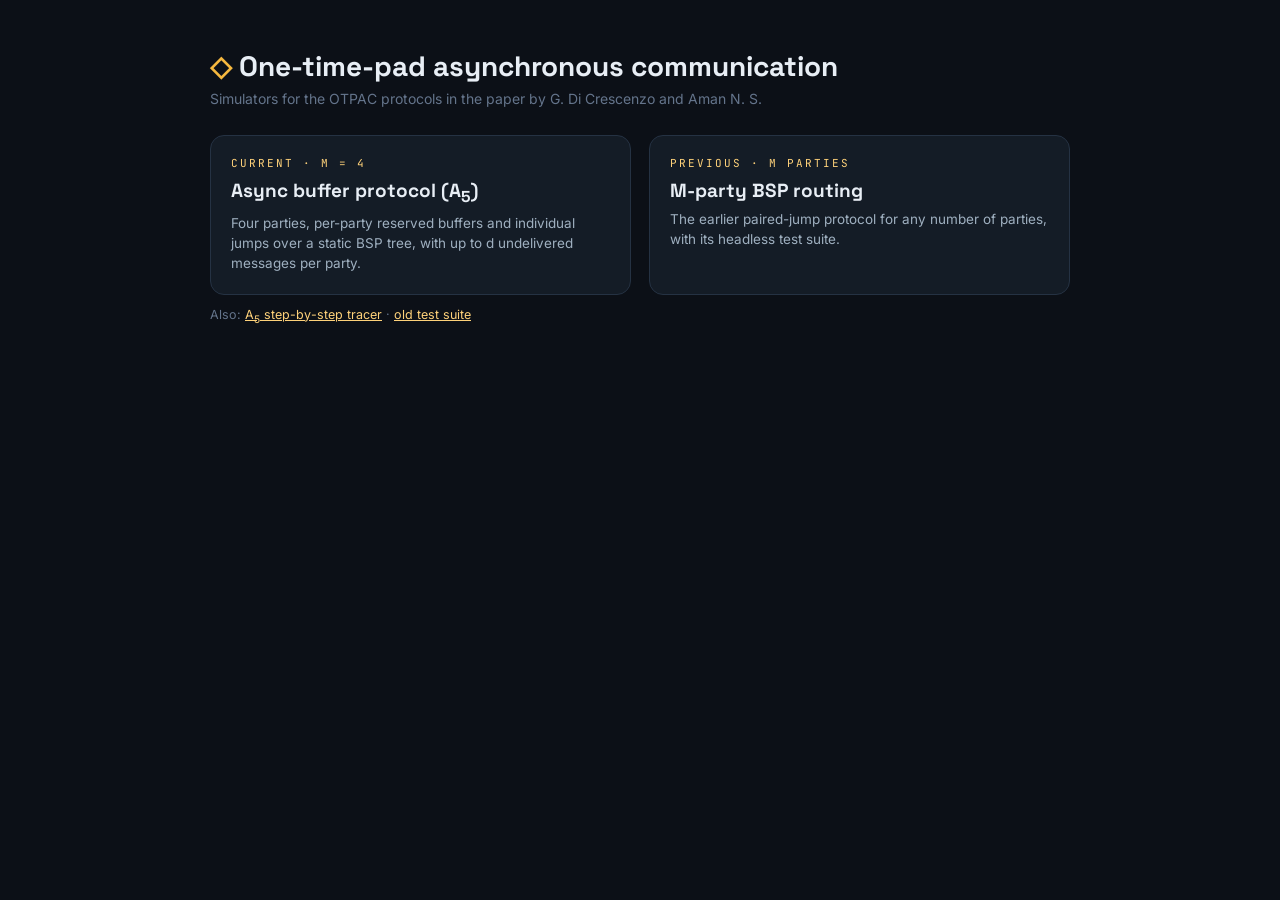
<file: index.html>
<!DOCTYPE html>
<html lang="en">
<head>
<meta charset="UTF-8">
<meta name="viewport" content="width=device-width, initial-scale=1.0">
<title>OTPAC protocols</title>
<link href="https://fonts.googleapis.com/css2?family=Space+Grotesk:wght@600;700&family=Inter:wght@400;500&family=JetBrains+Mono:wght@500&display=swap" rel="stylesheet">
<style>
  :root { --bg:#0c1017; --panel:#141c26; --line:#253243; --ink:#e8eef5; --ink-2:#9fb0c0; --ink-3:#64748b; --gold:#f6b83f; --gold-hi:#ffd27a; }
  * { box-sizing: border-box; }
  body { margin:0; min-height:100vh; padding:48px 22px; background:var(--bg); color:var(--ink); font-family:'Inter',system-ui,sans-serif; }
  main { max-width:860px; margin:0 auto; }
  h1 { font-family:'Space Grotesk',sans-serif; font-size:28px; margin:0 0 6px; }
  h1 span { color:var(--gold); }
  p.lead { color:var(--ink-3); margin:0 0 28px; font-size:14px; }
  .grid { display:grid; grid-template-columns:repeat(auto-fit,minmax(260px,1fr)); gap:18px; }
  a.card { display:block; text-decoration:none; color:inherit; background:var(--panel); border:1px solid var(--line); border-radius:14px; padding:20px; transition:border-color .15s, transform .15s; }
  a.card:hover { border-color:var(--gold); transform:translateY(-2px); }
  .tag { font-family:'JetBrains Mono',monospace; font-size:11px; letter-spacing:.18em; text-transform:uppercase; color:var(--gold-hi); }
  .card h2 { font-family:'Space Grotesk',sans-serif; font-size:19px; margin:8px 0 6px; }
  .card p { color:var(--ink-2); font-size:13.5px; line-height:1.5; margin:0; }
  .links { margin-top:12px; font-size:12.5px; color:var(--ink-3); }
  .links a { color:var(--gold-hi); }
</style>
</head>
<body>
<main>
  <h1><span>◇</span> One-time-pad asynchronous communication</h1>
  <p class="lead">Simulators for the OTPAC protocols in the paper by G. Di Crescenzo and Aman N. S.</p>
  <div class="grid">
    <a class="card" href="otpac_m4/index.html">
      <div class="tag">Current · m = 4</div>
      <h2>Async buffer protocol (A<sub>5</sub>)</h2>
      <p>Four parties, per-party reserved buffers and individual jumps over a static BSP tree, with up to d undelivered messages per party.</p>
    </a>
    <a class="card" href="old_protocol/index.html">
      <div class="tag">Previous · m parties</div>
      <h2>M-party BSP routing</h2>
      <p>The earlier paired-jump protocol for any number of parties, with its headless test suite.</p>
    </a>
  </div>
  <p class="links">Also: <a href="otpac_m4/otpac_trace.html">A<sub>5</sub> step-by-step tracer</a> · <a href="old_protocol/test-suite.html">old test suite</a></p>
</main>
</body>
</html>
</file>
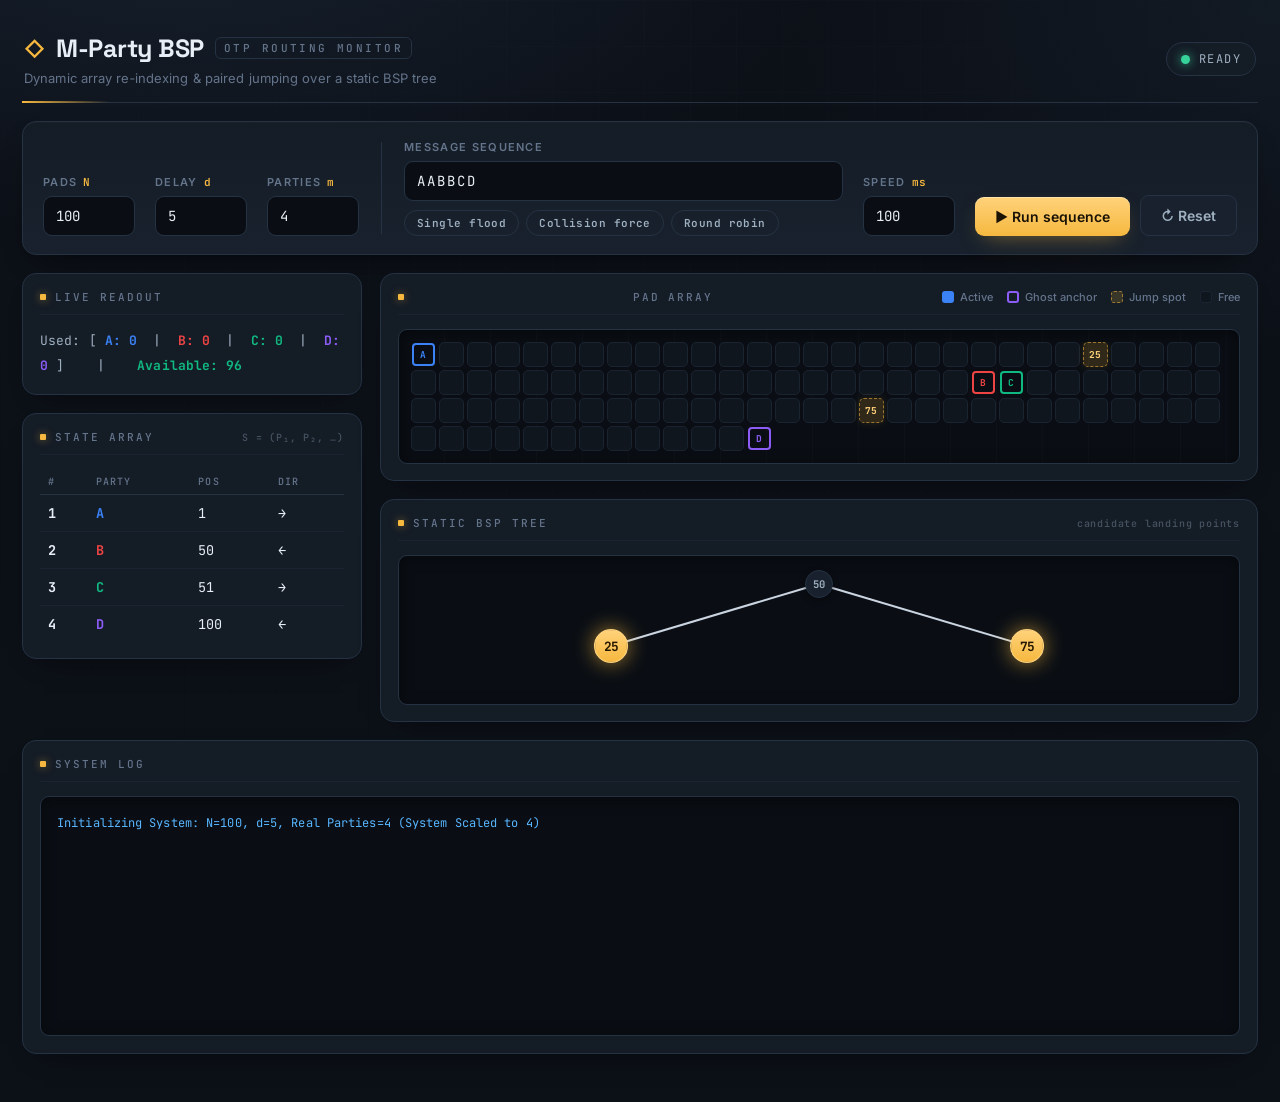
<file: old_protocol/index.html>
<!DOCTYPE html>
<html lang="en">
<head>
    <meta charset="UTF-8">
    <meta name="viewport" content="width=device-width, initial-scale=1.0">
    <title>M-Party BSP · OTP Routing Monitor</title>
    <link rel="preconnect" href="https://fonts.googleapis.com">
    <link rel="preconnect" href="https://fonts.gstatic.com" crossorigin>
    <link href="https://fonts.googleapis.com/css2?family=Space+Grotesk:wght@500;600;700&family=Inter:wght@400;500;600&family=JetBrains+Mono:wght@400;500;700&display=swap" rel="stylesheet">
    <link rel="stylesheet" href="style.css">
</head>
<body>

<!-- ───────────────────────── DEADLOCK ALERT ───────────────────────── -->
<div id="blockedOverlay" class="blocked-overlay">
    <div class="modal">
        <div class="modal-flag">PROTOCOL HALTED</div>
        <h1>DEADLOCK</h1>
        <p>Every arena has shrunk below the jump threshold. No safe relocation remains.</p>
        <table class="blocked-stats-table">
            <thead><tr><th>Active party</th><th>Pads used</th></tr></thead>
            <tbody id="blockedTableBody"></tbody>
        </table>
        <div class="modal-waste">
            <span>Total pads wasted</span>
            <span id="statsWasted"></span>
        </div>
        <div class="modal-actions">
            <button class="btn-view" onclick="closePopup()">View trace</button>
            <button class="btn-restart" onclick="initSystem()">↻ Restart protocol</button>
        </div>
    </div>
</div>

<div class="container">

    <!-- ───────────────────────── NAMEPLATE ───────────────────────── -->
    <header class="header">
        <div class="nameplate">
            <div class="wordmark">
                <span class="wordmark-glyph">◇</span>
                <span>M‑Party BSP</span>
                <span class="wordmark-sub">OTP Routing Monitor</span>
            </div>
            <div class="subtitle">Dynamic array re‑indexing &amp; paired jumping over a static BSP tree</div>
        </div>
        <div class="status" id="statusLamp" data-state="ready">
            <span class="status-dot"></span>
            <span class="status-text">Ready</span>
        </div>
    </header>

    <!-- ───────────────────────── CONFIG WELL ───────────────────────── -->
    <section class="controls" aria-label="Simulation parameters">
        <div class="field">
            <label for="inpN">Pads <span class="sym">N</span></label>
            <input type="number" id="inpN" value="100" min="2" title="Total length of the shared pad array.">
        </div>
        <div class="field">
            <label for="inpD">Delay <span class="sym">d</span></label>
            <input type="number" id="inpD" value="5" min="0" title="Safety buffer kept between two facing parties at all times.">
        </div>
        <div class="field">
            <label for="inpM">Parties <span class="sym">m</span></label>
            <input type="number" id="inpM" value="4" min="1" title="Number of real parties. Scaled up to the next power of two internally.">
        </div>

        <div class="divider"></div>

        <div class="field field-grow">
            <label for="inpSeq">Message sequence</label>
            <input type="text" id="inpSeq" value="AABBCD" placeholder="e.g. AABBCDA  (use A3 for AAA)" spellcheck="false" autocomplete="off">
            <div class="presets" aria-label="Sequence presets">
                <button type="button" class="chip" data-seq="A40">Single flood</button>
                <button type="button" class="chip" data-seq="ABABABABABABABAB">Collision force</button>
                <button type="button" class="chip" data-seq="ABCDABCDABCDABCD">Round robin</button>
            </div>
        </div>

        <div class="field">
            <label for="inpSpeed">Speed <span class="sym">ms</span></label>
            <input type="number" id="inpSpeed" value="100" step="50" min="0" title="Delay between steps. Set 0 to run instantly.">
        </div>

        <div class="actions">
            <button class="btn-run" id="btnRun" onclick="runSequence()">▶ Run sequence</button>
            <button class="btn-reset" onclick="initSystem()">↻ Reset</button>
        </div>
    </section>

    <!-- ───────────────────────── WORKSPACE ───────────────────────── -->
    <div class="layout-grid">

        <!-- Left rail: live readout + state array -->
        <aside class="rail">
            <section class="panel readout-panel">
                <div class="section-label">Live readout</div>
                <div class="readout" id="live-stats"><span class="readout-idle">Awaiting run…</span></div>
            </section>

            <section class="panel">
                <div class="section-label">State array <span class="label-note">S = (P₁, P₂, …)</span></div>
                <table class="state-table" id="stateTable">
                    <thead><tr><th>#</th><th>Party</th><th>Pos</th><th>Dir</th></tr></thead>
                    <tbody id="stateBody"></tbody>
                </table>
            </section>
        </aside>

        <!-- Main column: the pad tape (hero) + BSP tree -->
        <main class="stage">
            <section class="panel tape-panel">
                <div class="section-label section-label-row">
                    <span>Pad array</span>
                    <div class="legend" aria-hidden="true">
                        <span class="legend-item"><i class="sw sw-active"></i>Active</span>
                        <span class="legend-item"><i class="sw sw-ghost"></i>Ghost anchor</span>
                        <span class="legend-item"><i class="sw sw-jump"></i>Jump spot</span>
                        <span class="legend-item"><i class="sw sw-empty"></i>Free</span>
                    </div>
                </div>
                <div class="tape">
                    <div class="pad-array" id="padGrid"></div>
                </div>
            </section>

            <section class="panel tree-panel">
                <div class="section-label">Static BSP tree <span class="label-note">candidate landing points</span></div>
                <div id="tree-container">
                    <svg id="tree-lines"></svg>
                </div>
            </section>
        </main>
    </div>

    <!-- ───────────────────────── CONSOLE ───────────────────────── -->
    <section class="panel console-panel">
        <div class="section-label">System log</div>
        <div class="log" id="logBox"></div>
    </section>

</div>

<script src="protocol.js"></script>
<script>
/* Additive UI helpers — do not alter protocol behaviour, only convenience & chrome.
   Every call below targets elements/functions already defined by protocol.js. */
(function () {
    // Preset chips fill the sequence field.
    document.querySelectorAll('.chip[data-seq]').forEach(function (btn) {
        btn.addEventListener('click', function () {
            var seq = document.getElementById('inpSeq');
            seq.value = btn.getAttribute('data-seq');
            seq.focus();
        });
    });

    // Enter inside any config field runs the sequence (if not already running).
    ['inpN', 'inpD', 'inpM', 'inpSeq', 'inpSpeed'].forEach(function (id) {
        var el = document.getElementById(id);
        if (!el) return;
        el.addEventListener('keydown', function (e) {
            if (e.key === 'Enter' && !document.getElementById('btnRun').disabled) {
                e.preventDefault();
                runSequence();
            }
        });
    });

    // Drive the status lamp off the Run button's disabled state (set by protocol.js).
    var btn = document.getElementById('btnRun');
    var lamp = document.getElementById('statusLamp');
    var overlay = document.getElementById('blockedOverlay');
    function sync() {
        if (overlay && overlay.style.display === 'flex') { setLamp('halt', 'Deadlock'); return; }
        if (btn.disabled) setLamp('running', 'Running'); else setLamp('ready', 'Ready');
    }
    function setLamp(state, text) {
        if (!lamp) return;
        lamp.setAttribute('data-state', state);
        lamp.querySelector('.status-text').textContent = text;
    }
    new MutationObserver(sync).observe(btn, { attributes: true, attributeFilter: ['disabled'] });
    if (overlay) new MutationObserver(sync).observe(overlay, { attributes: true, attributeFilter: ['style'] });
    sync();
})();
</script>
</body>
</html>
</file>
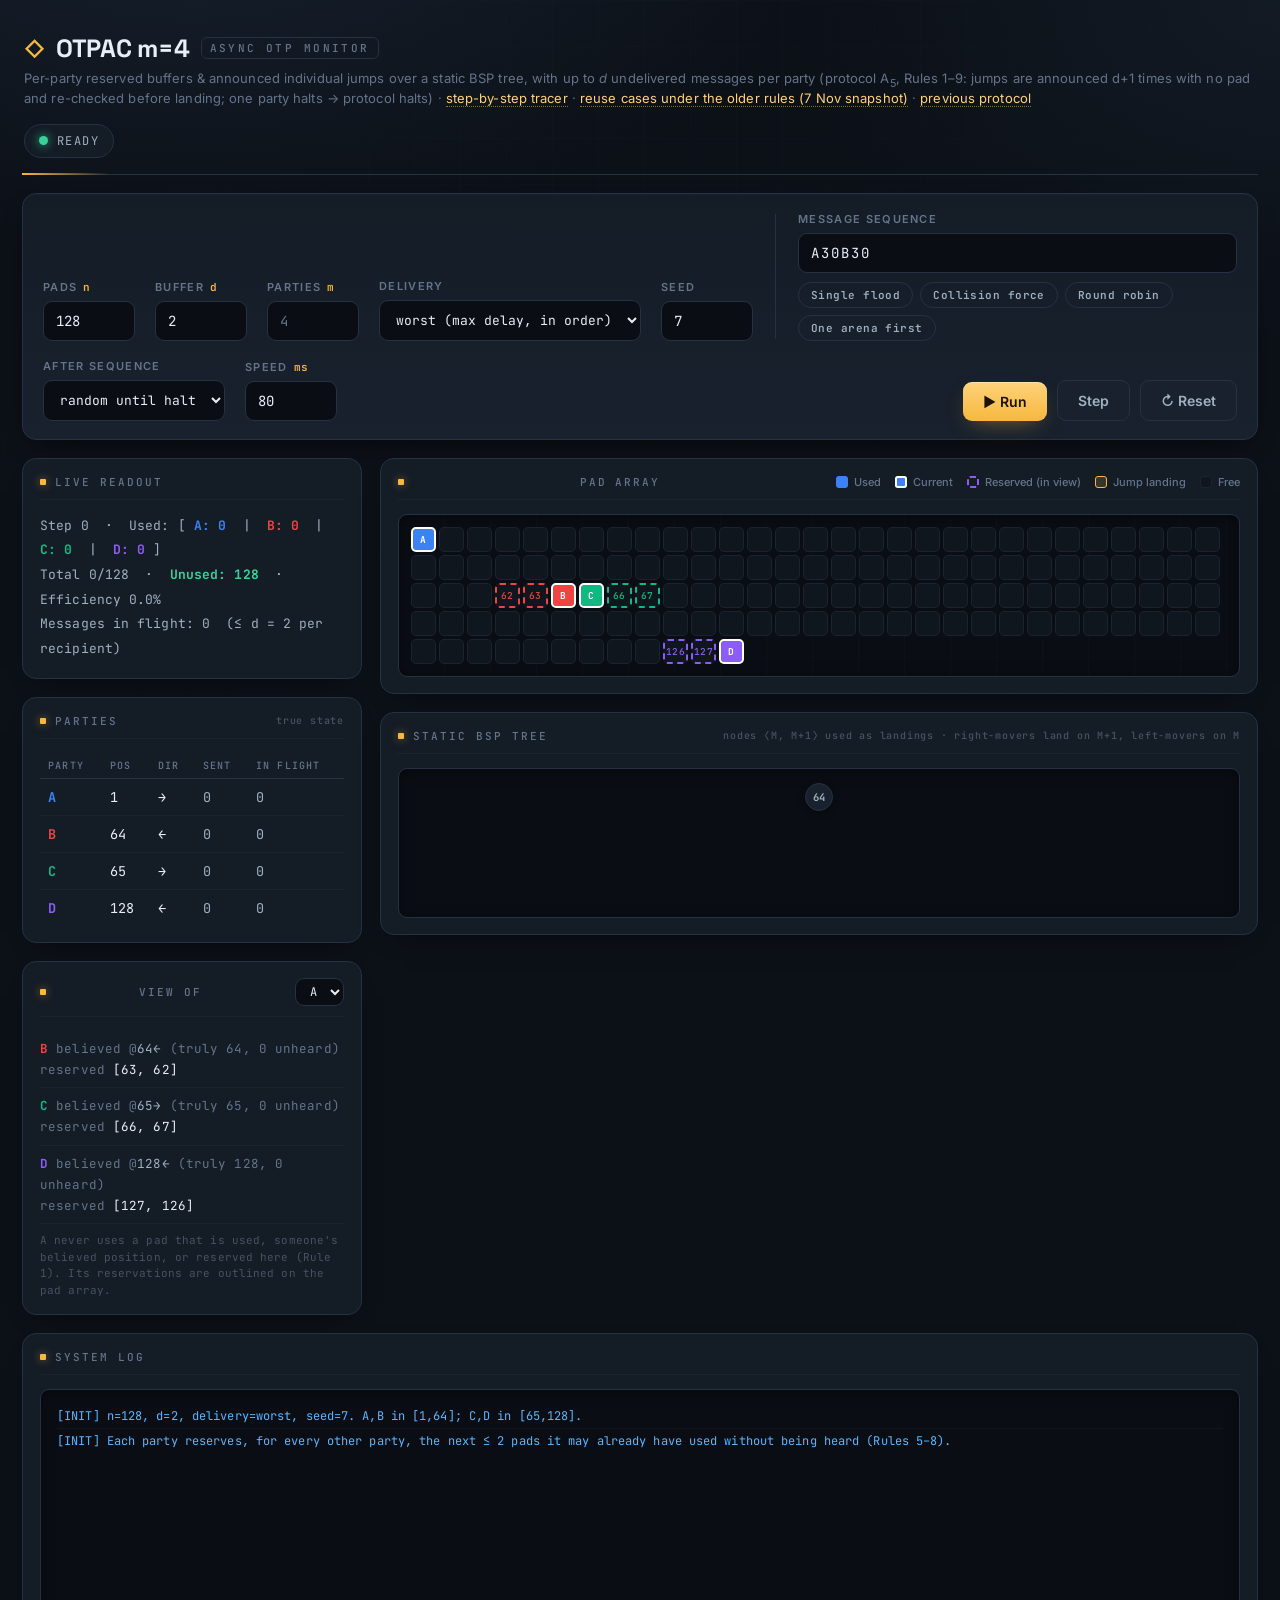
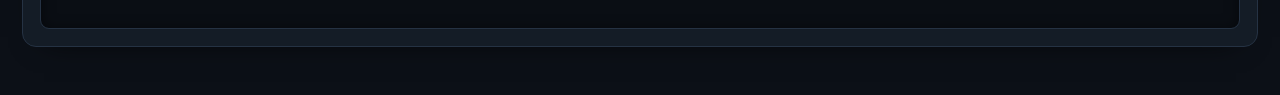
<file: otpac_m4/index.html>
<!DOCTYPE html>
<html lang="en">
<head>
    <meta charset="UTF-8">
    <meta name="viewport" content="width=device-width, initial-scale=1.0">
    <title>OTPAC m=4 · Async OTP Monitor</title>
    <link rel="preconnect" href="https://fonts.googleapis.com">
    <link rel="preconnect" href="https://fonts.gstatic.com" crossorigin>
    <link href="https://fonts.googleapis.com/css2?family=Space+Grotesk:wght@500;600;700&family=Inter:wght@400;500;600&family=JetBrains+Mono:wght@400;500;700&display=swap" rel="stylesheet">
    <link rel="stylesheet" href="style.css">
</head>
<body>

<!-- ───────────────────────── HALT ALERT ───────────────────────── -->
<div id="blockedOverlay" class="blocked-overlay">
    <div class="modal">
        <div class="modal-flag">PROTOCOL HALTED</div>
        <h1 id="haltTitle">NO JUMP SPOT</h1>
        <p id="haltText">No party has a valid BSP jump spot left (more than 2d free pads on both sides).</p>
        <table class="blocked-stats-table">
            <thead><tr><th>Party</th><th>Pads used</th><th>Jumps</th></tr></thead>
            <tbody id="blockedTableBody"></tbody>
        </table>
        <div class="modal-waste">
            <span>Total pads wasted</span>
            <span id="statsWasted"></span>
        </div>
        <div class="modal-actions">
            <button class="btn-view" onclick="closePopup()">View trace</button>
            <button class="btn-restart" onclick="initSystem()">↻ Restart protocol</button>
        </div>
    </div>
</div>

<div class="container">

    <!-- ───────────────────────── NAMEPLATE ───────────────────────── -->
    <header class="header">
        <div class="nameplate">
            <div class="wordmark">
                <span class="wordmark-glyph">◇</span>
                <span>OTPAC m=4</span>
                <span class="wordmark-sub">Async OTP Monitor</span>
            </div>
            <div class="subtitle">Per-party reserved buffers &amp; announced individual jumps over a static BSP tree, with up to <i>d</i> undelivered messages per party (protocol A<sub>5</sub>, Rules 1–9: jumps are announced d+1 times with no pad and re-checked before landing; one party halts → protocol halts) · <a href="otpac_trace.html">step-by-step tracer</a> · <a href="review/index.html">reuse cases under the older rules (7 Nov snapshot)</a> · <a href="../old_protocol/index.html">previous protocol</a></div>
        </div>
        <div class="status" id="statusLamp" data-state="ready">
            <span class="status-dot"></span>
            <span class="status-text">Ready</span>
        </div>
    </header>

    <!-- ───────────────────────── CONFIG WELL ───────────────────────── -->
    <section class="controls" aria-label="Simulation parameters">
        <div class="field">
            <label for="inpN">Pads <span class="sym">n</span></label>
            <input type="number" id="inpN" value="128" min="16" title="Total length of the shared pad.">
        </div>
        <div class="field">
            <label for="inpD">Buffer <span class="sym">d</span></label>
            <input type="number" id="inpD" value="2" min="1" title="At most d messages may be undelivered to a party when it sends. Must satisfy d ≤ ⌊n/4⌋−1.">
        </div>
        <div class="field">
            <label for="inpM">Parties <span class="sym">m</span></label>
            <input type="number" id="inpM" value="4" disabled title="This protocol is for exactly four parties: A, C move right; B, D move left.">
        </div>
        <div class="field">
            <label for="inpMode">Delivery</label>
            <select id="inpMode" title="How the network delivers messages. Every mode keeps at most d messages undelivered per recipient.">
                <option value="instant">instant (synchronous)</option>
                <option value="worst" selected>worst (max delay, in order)</option>
                <option value="random">random (p = 0.5)</option>
                <option value="adversarial">adversarial (p = 0.1)</option>
                <option value="lifo">lifo (newest first)</option>
                <option value="randcap">randcap (reordering)</option>
                <option value="shuffle">shuffle (random order)</option>
            </select>
        </div>
        <div class="field">
            <label for="inpSeed">Seed</label>
            <input type="number" id="inpSeed" value="7" min="0" title="Seed for random delivery and the random continuation.">
        </div>

        <div class="divider"></div>

        <div class="field field-grow">
            <label for="inpSeq">Message sequence</label>
            <input type="text" id="inpSeq" value="A30B30" placeholder="e.g. AABBCD  (A3 = AAA)" spellcheck="false" autocomplete="off">
            <div class="presets" aria-label="Sequence presets">
                <button type="button" class="chip" data-seq="A110">Single flood</button>
                <button type="button" class="chip" data-seq="ABABABABABABABABABABABAB">Collision force</button>
                <button type="button" class="chip" data-seq="ABCDABCDABCDABCD">Round robin</button>
                <button type="button" class="chip" data-seq="A30B30">One arena first</button>
            </div>
        </div>

        <div class="field">
            <label for="inpAfter">After sequence</label>
            <select id="inpAfter" title="What happens when the typed sequence is exhausted.">
                <option value="random" selected>random until halt</option>
                <option value="stop">stop</option>
            </select>
        </div>
        <div class="field">
            <label for="inpSpeed">Speed <span class="sym">ms</span></label>
            <input type="number" id="inpSpeed" value="80" step="20" min="0" title="Delay between steps. Set 0 to run instantly.">
        </div>

        <div class="actions">
            <button class="btn-run" id="btnRun" onclick="runSequence()">▶ Run</button>
            <button class="btn-reset" id="btnStep" onclick="stepOnce()" title="Execute the next Send">Step</button>
            <button class="btn-reset" onclick="initSystem()">↻ Reset</button>
        </div>
    </section>

    <!-- ───────────────────────── WORKSPACE ───────────────────────── -->
    <div class="layout-grid">

        <!-- Left rail: live readout + state + one party's view -->
        <aside class="rail">
            <section class="panel readout-panel">
                <div class="section-label">Live readout</div>
                <div class="readout" id="live-stats"><span class="readout-idle">Awaiting run…</span></div>
            </section>

            <section class="panel">
                <div class="section-label">Parties <span class="label-note">true state</span></div>
                <table class="state-table">
                    <thead><tr><th>Party</th><th>Pos</th><th>Dir</th><th>Sent</th><th>In flight</th></tr></thead>
                    <tbody id="stateBody"></tbody>
                </table>
            </section>

            <section class="panel">
                <div class="section-label section-label-row">
                    <span>View of</span>
                    <select id="inpObs" class="obs-select" title="Whose local view to display (also outlined on the pad array)">
                        <option value="0">A</option><option value="1">B</option><option value="2">C</option><option value="3">D</option>
                    </select>
                </div>
                <div class="view-box" id="viewBox"></div>
            </section>
        </aside>

        <!-- Main column: the pad tape (hero) + BSP tree -->
        <main class="stage">
            <section class="panel tape-panel">
                <div class="section-label section-label-row">
                    <span>Pad array</span>
                    <div class="legend" aria-hidden="true">
                        <span class="legend-item"><i class="sw sw-active"></i>Used</span>
                        <span class="legend-item"><i class="sw sw-pos"></i>Current</span>
                        <span class="legend-item"><i class="sw sw-res"></i>Reserved (in view)</span>
                        <span class="legend-item"><i class="sw sw-jump"></i>Jump landing</span>
                        <span class="legend-item"><i class="sw sw-empty"></i>Free</span>
                    </div>
                </div>
                <div class="tape">
                    <div class="pad-array" id="padGrid"></div>
                </div>
            </section>

            <section class="panel tree-panel">
                <div class="section-label">Static BSP tree <span class="label-note">nodes ⟨M, M+1⟩ used as landings · right-movers land on M+1, left-movers on M</span></div>
                <div id="tree-container">
                    <svg id="tree-lines"></svg>
                </div>
            </section>
        </main>
    </div>

    <!-- ───────────────────────── CONSOLE ───────────────────────── -->
    <section class="panel console-panel">
        <div class="section-label">System log</div>
        <div class="log" id="logBox"></div>
    </section>

</div>

<script src="otpac_m4.js"></script>
<script src="app.js"></script>
</body>
</html>
</file>
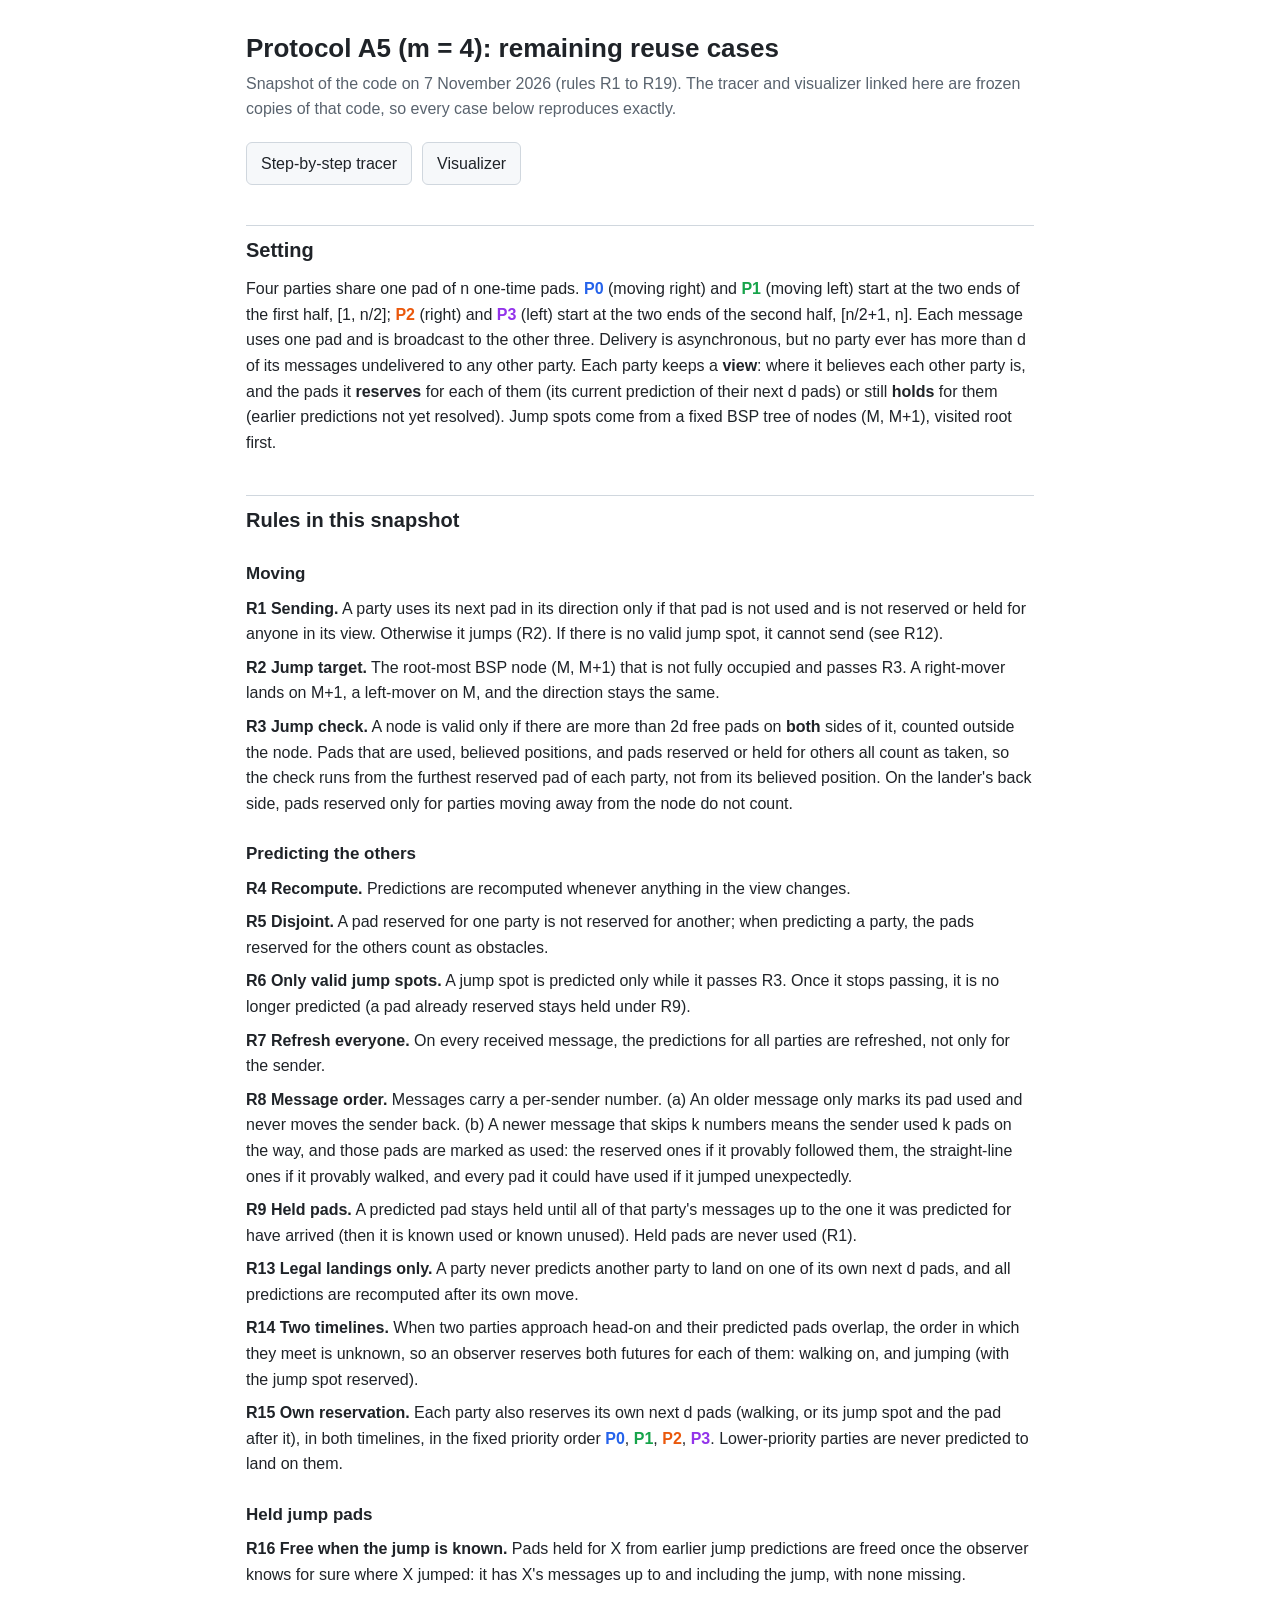
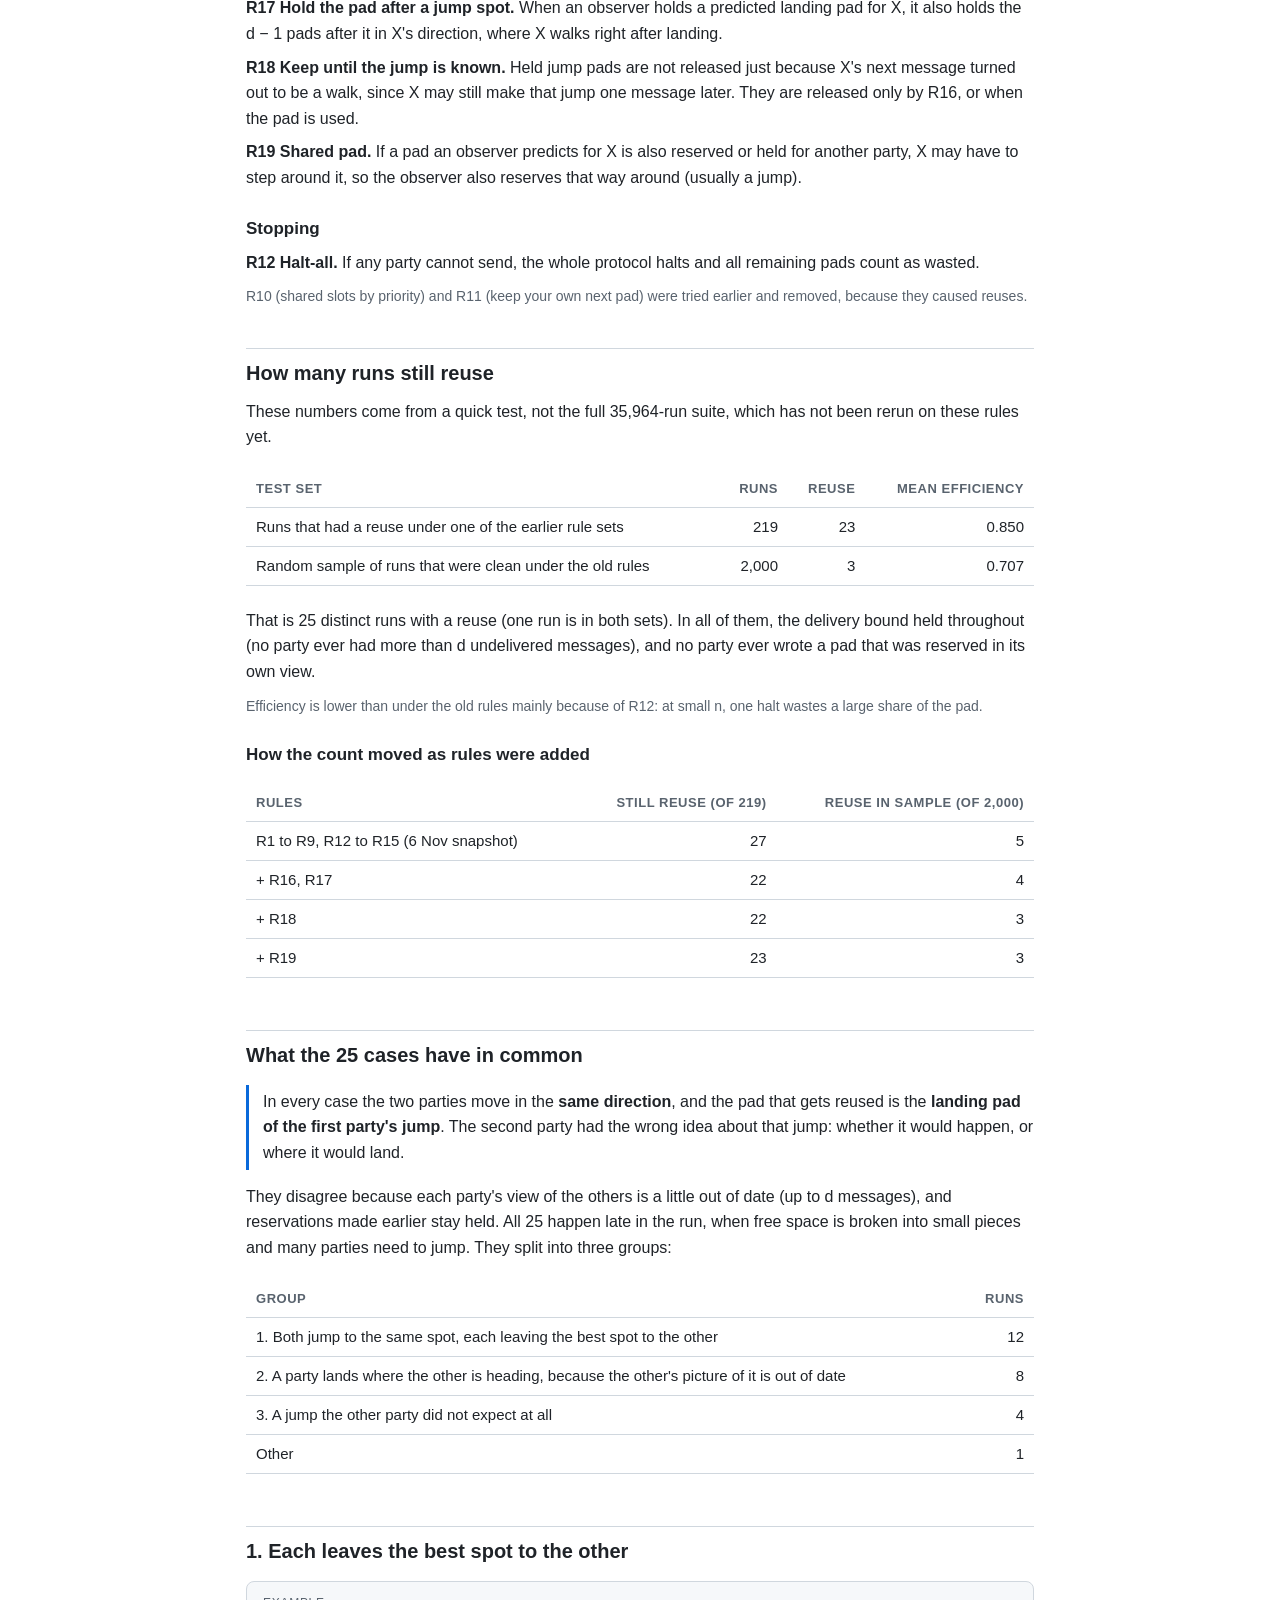
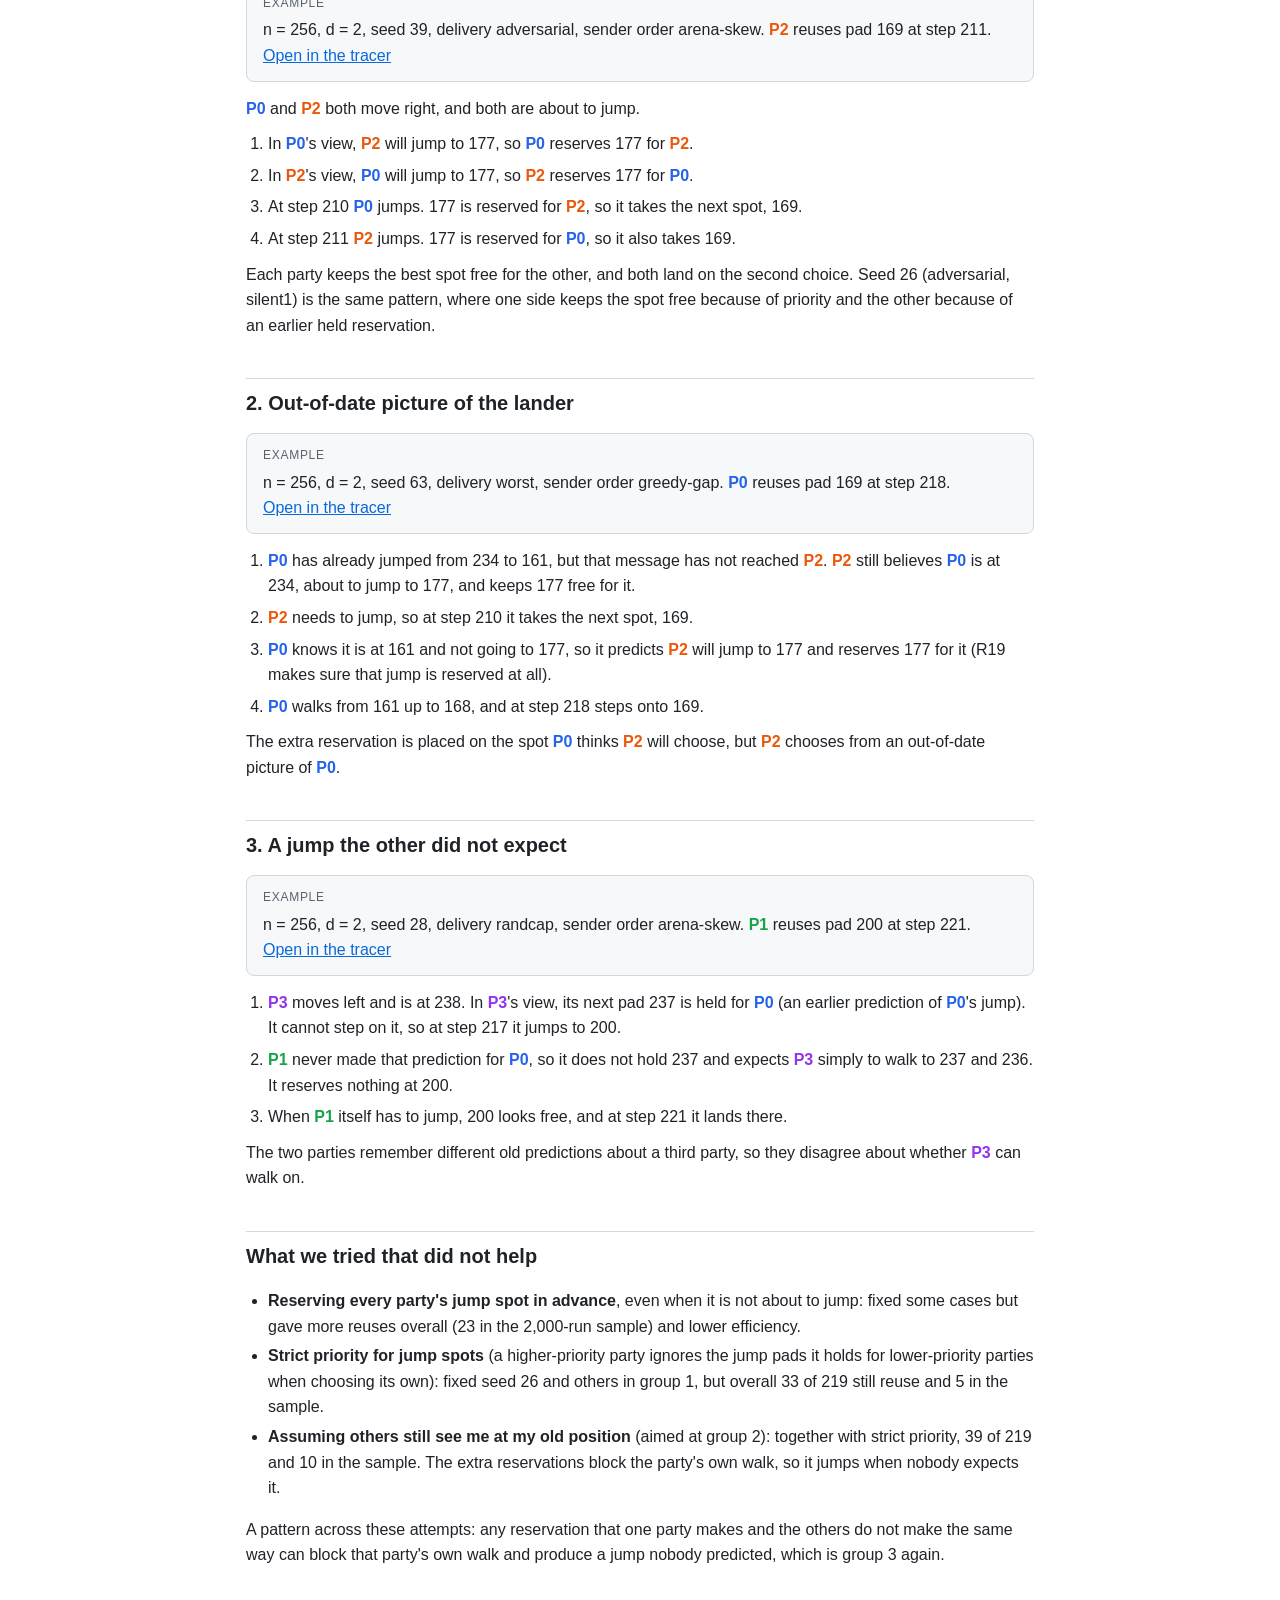
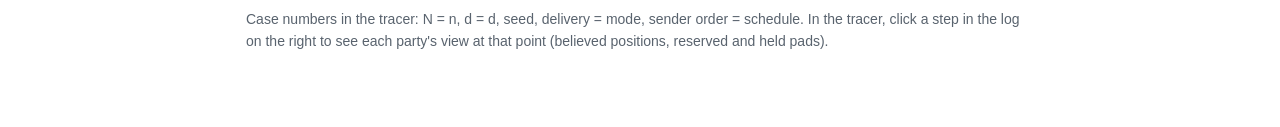
<file: otpac_m4/review/index.html>
<!DOCTYPE html>
<html lang="en">
<head>
<meta charset="utf-8">
<meta name="viewport" content="width=device-width, initial-scale=1">
<title>A5 Reuse Cases</title>
<style>
  :root{
    --p0:#2563eb; --p1:#16a34a; --p2:#ea580c; --p3:#9333ea;
    --bg:#ffffff; --panel:#f6f8fa; --line:#d0d7de; --ink:#1f2328; --ink2:#59636e; --accent:#0969da; --warn:#cf222e;
  }
  @media (prefers-color-scheme: dark){
    :root:not([data-theme="light"]){
      --bg:#0e1116; --panel:#161b22; --line:#2d333b; --ink:#e6edf3; --ink2:#9aa4b2; --accent:#58a6ff; --warn:#ff7b72;
      --p0:#60a5fa; --p1:#4ade80; --p2:#fb923c; --p3:#c084fc;
    }
  }
  :root[data-theme="dark"]{
    --bg:#0e1116; --panel:#161b22; --line:#2d333b; --ink:#e6edf3; --ink2:#9aa4b2; --accent:#58a6ff; --warn:#ff7b72;
    --p0:#60a5fa; --p1:#4ade80; --p2:#fb923c; --p3:#c084fc;
  }
  *{box-sizing:border-box}
  body{margin:0;background:var(--bg);color:var(--ink);font:16px/1.6 -apple-system,BlinkMacSystemFont,"Segoe UI",Roboto,Helvetica,Arial,sans-serif}
  main{max-width:820px;margin:0 auto;padding:32px 16px 64px}
  h1{font-size:26px;line-height:1.25;margin:0 0 6px}
  h2{font-size:20px;margin:40px 0 10px;padding-top:8px;border-top:1px solid var(--line)}
  h3{font-size:17px;margin:24px 0 6px}
  p{margin:10px 0}
  .sub{color:var(--ink2);margin:0 0 20px}
  a{color:var(--accent)}
  code{font:14px ui-monospace,SFMono-Regular,Menlo,Consolas,monospace;background:var(--panel);border:1px solid var(--line);border-radius:4px;padding:0 4px}
  .p0{color:var(--p0);font-weight:600} .p1{color:var(--p1);font-weight:600} .p2{color:var(--p2);font-weight:600} .p3{color:var(--p3);font-weight:600}
  .nav{display:flex;flex-wrap:wrap;gap:10px;margin:18px 0 8px}
  .btn{display:inline-block;padding:8px 14px;border:1px solid var(--line);border-radius:6px;background:var(--panel);text-decoration:none;color:var(--ink);font-weight:500}
  .btn:hover{border-color:var(--accent)}
  table{border-collapse:collapse;width:100%;margin:12px 0;font-size:15px}
  th,td{text-align:left;padding:7px 10px;border-bottom:1px solid var(--line);vertical-align:top}
  th{color:var(--ink2);font-weight:600;font-size:13px;text-transform:uppercase;letter-spacing:.04em}
  td.num,th.num{text-align:right;font-variant-numeric:tabular-nums}
  .tablewrap{overflow-x:auto}
  .case{background:var(--panel);border:1px solid var(--line);border-radius:8px;padding:12px 16px;margin:14px 0}
  .case .lbl{font-size:12px;text-transform:uppercase;letter-spacing:.06em;color:var(--ink2);margin-bottom:4px}
  ol.steps{margin:8px 0;padding-left:22px}
  ol.steps li{margin:6px 0}
  .key{border-left:3px solid var(--accent);padding:4px 0 4px 14px;margin:14px 0}
  .small{font-size:14px;color:var(--ink2)}
  ul{padding-left:22px}
  li{margin:4px 0}
  ol.rules{list-style:none;padding-left:0;margin:6px 0}
  ol.rules li{margin:8px 0}
</style>
</head>
<body>
<main>
  <h1>Protocol A5 (m = 4): remaining reuse cases</h1>
  <p class="sub">Snapshot of the code on 7 November 2026 (rules R1 to R19). The tracer and visualizer linked here are frozen copies of that code, so every case below reproduces exactly.</p>

  <div class="nav">
    <a class="btn" href="otpac_trace.html">Step-by-step tracer</a>
    <a class="btn" href="visualizer.html">Visualizer</a>
  </div>

  <h2>Setting</h2>
  <p>Four parties share one pad of n one-time pads. <span class="p0">P0</span> (moving right) and <span class="p1">P1</span> (moving left) start at the two ends of the first half, [1, n/2]; <span class="p2">P2</span> (right) and <span class="p3">P3</span> (left) start at the two ends of the second half, [n/2+1, n]. Each message uses one pad and is broadcast to the other three. Delivery is asynchronous, but no party ever has more than d of its messages undelivered to any other party. Each party keeps a <b>view</b>: where it believes each other party is, and the pads it <b>reserves</b> for each of them (its current prediction of their next d pads) or still <b>holds</b> for them (earlier predictions not yet resolved). Jump spots come from a fixed BSP tree of nodes (M, M+1), visited root first.</p>

  <h2>Rules in this snapshot</h2>
  <h3>Moving</h3>
  <ol class="rules">
    <li value="1"><b>R1 Sending.</b> A party uses its next pad in its direction only if that pad is not used and is not reserved or held for anyone in its view. Otherwise it jumps (R2). If there is no valid jump spot, it cannot send (see R12).</li>
    <li value="2"><b>R2 Jump target.</b> The root-most BSP node (M, M+1) that is not fully occupied and passes R3. A right-mover lands on M+1, a left-mover on M, and the direction stays the same.</li>
    <li value="3"><b>R3 Jump check.</b> A node is valid only if there are more than 2d free pads on <b>both</b> sides of it, counted outside the node. Pads that are used, believed positions, and pads reserved or held for others all count as taken, so the check runs from the furthest reserved pad of each party, not from its believed position. On the lander's back side, pads reserved only for parties moving away from the node do not count.</li>
  </ol>
  <h3>Predicting the others</h3>
  <ol class="rules">
    <li value="4"><b>R4 Recompute.</b> Predictions are recomputed whenever anything in the view changes.</li>
    <li value="5"><b>R5 Disjoint.</b> A pad reserved for one party is not reserved for another; when predicting a party, the pads reserved for the others count as obstacles.</li>
    <li value="6"><b>R6 Only valid jump spots.</b> A jump spot is predicted only while it passes R3. Once it stops passing, it is no longer predicted (a pad already reserved stays held under R9).</li>
    <li value="7"><b>R7 Refresh everyone.</b> On every received message, the predictions for all parties are refreshed, not only for the sender.</li>
    <li value="8"><b>R8 Message order.</b> Messages carry a per-sender number. (a) An older message only marks its pad used and never moves the sender back. (b) A newer message that skips k numbers means the sender used k pads on the way, and those pads are marked as used: the reserved ones if it provably followed them, the straight-line ones if it provably walked, and every pad it could have used if it jumped unexpectedly.</li>
    <li value="9"><b>R9 Held pads.</b> A predicted pad stays held until all of that party's messages up to the one it was predicted for have arrived (then it is known used or known unused). Held pads are never used (R1).</li>
    <li value="13"><b>R13 Legal landings only.</b> A party never predicts another party to land on one of its own next d pads, and all predictions are recomputed after its own move.</li>
    <li value="14"><b>R14 Two timelines.</b> When two parties approach head-on and their predicted pads overlap, the order in which they meet is unknown, so an observer reserves both futures for each of them: walking on, and jumping (with the jump spot reserved).</li>
    <li value="15"><b>R15 Own reservation.</b> Each party also reserves its own next d pads (walking, or its jump spot and the pad after it), in both timelines, in the fixed priority order <span class="p0">P0</span>, <span class="p1">P1</span>, <span class="p2">P2</span>, <span class="p3">P3</span>. Lower-priority parties are never predicted to land on them.</li>
  </ol>
  <h3>Held jump pads</h3>
  <ol class="rules">
    <li value="16"><b>R16 Free when the jump is known.</b> Pads held for X from earlier jump predictions are freed once the observer knows for sure where X jumped: it has X's messages up to and including the jump, with none missing.</li>
    <li value="17"><b>R17 Hold the pad after a jump spot.</b> When an observer holds a predicted landing pad for X, it also holds the d &minus; 1 pads after it in X's direction, where X walks right after landing.</li>
    <li value="18"><b>R18 Keep until the jump is known.</b> Held jump pads are not released just because X's next message turned out to be a walk, since X may still make that jump one message later. They are released only by R16, or when the pad is used.</li>
    <li value="19"><b>R19 Shared pad.</b> If a pad an observer predicts for X is also reserved or held for another party, X may have to step around it, so the observer also reserves that way around (usually a jump).</li>
  </ol>
  <h3>Stopping</h3>
  <ol class="rules">
    <li value="12"><b>R12 Halt-all.</b> If any party cannot send, the whole protocol halts and all remaining pads count as wasted.</li>
  </ol>
  <p class="small">R10 (shared slots by priority) and R11 (keep your own next pad) were tried earlier and removed, because they caused reuses.</p>

  <h2>How many runs still reuse</h2>
  <p>These numbers come from a quick test, not the full 35,964-run suite, which has not been rerun on these rules yet.</p>
  <div class="tablewrap">
  <table>
    <thead><tr><th>Test set</th><th class="num">Runs</th><th class="num">Reuse</th><th class="num">Mean efficiency</th></tr></thead>
    <tbody>
      <tr><td>Runs that had a reuse under one of the earlier rule sets</td><td class="num">219</td><td class="num">23</td><td class="num">0.850</td></tr>
      <tr><td>Random sample of runs that were clean under the old rules</td><td class="num">2,000</td><td class="num">3</td><td class="num">0.707</td></tr>
    </tbody>
  </table>
  </div>
  <p>That is 25 distinct runs with a reuse (one run is in both sets). In all of them, the delivery bound held throughout (no party ever had more than d undelivered messages), and no party ever wrote a pad that was reserved in its own view.</p>
  <p class="small">Efficiency is lower than under the old rules mainly because of R12: at small n, one halt wastes a large share of the pad.</p>

  <h3>How the count moved as rules were added</h3>
  <div class="tablewrap">
  <table>
    <thead><tr><th>Rules</th><th class="num">Still reuse (of 219)</th><th class="num">Reuse in sample (of 2,000)</th></tr></thead>
    <tbody>
      <tr><td>R1 to R9, R12 to R15 (6 Nov snapshot)</td><td class="num">27</td><td class="num">5</td></tr>
      <tr><td>+ R16, R17</td><td class="num">22</td><td class="num">4</td></tr>
      <tr><td>+ R18</td><td class="num">22</td><td class="num">3</td></tr>
      <tr><td>+ R19</td><td class="num">23</td><td class="num">3</td></tr>
    </tbody>
  </table>
  </div>

  <h2>What the 25 cases have in common</h2>
  <div class="key">In every case the two parties move in the <b>same direction</b>, and the pad that gets reused is the <b>landing pad of the first party's jump</b>. The second party had the wrong idea about that jump: whether it would happen, or where it would land.</div>
  <p>They disagree because each party's view of the others is a little out of date (up to d messages), and reservations made earlier stay held. All 25 happen late in the run, when free space is broken into small pieces and many parties need to jump. They split into three groups:</p>
  <div class="tablewrap">
  <table>
    <thead><tr><th>Group</th><th class="num">Runs</th></tr></thead>
    <tbody>
      <tr><td>1. Both jump to the same spot, each leaving the best spot to the other</td><td class="num">12</td></tr>
      <tr><td>2. A party lands where the other is heading, because the other's picture of it is out of date</td><td class="num">8</td></tr>
      <tr><td>3. A jump the other party did not expect at all</td><td class="num">4</td></tr>
      <tr><td>Other</td><td class="num">1</td></tr>
    </tbody>
  </table>
  </div>

  <h2>1. Each leaves the best spot to the other</h2>
  <div class="case">
    <div class="lbl">Example</div>
    n = 256, d = 2, seed 39, delivery adversarial, sender order arena-skew. <span class="p2">P2</span> reuses pad 169 at step 211.
    <br><a href="otpac_trace.html?n=256&amp;d=2&amp;seed=39&amp;mode=adversarial&amp;pick=arena-skew">Open in the tracer</a>
  </div>
  <p><span class="p0">P0</span> and <span class="p2">P2</span> both move right, and both are about to jump.</p>
  <ol class="steps">
    <li>In <span class="p0">P0</span>'s view, <span class="p2">P2</span> will jump to 177, so <span class="p0">P0</span> reserves 177 for <span class="p2">P2</span>.</li>
    <li>In <span class="p2">P2</span>'s view, <span class="p0">P0</span> will jump to 177, so <span class="p2">P2</span> reserves 177 for <span class="p0">P0</span>.</li>
    <li>At step 210 <span class="p0">P0</span> jumps. 177 is reserved for <span class="p2">P2</span>, so it takes the next spot, 169.</li>
    <li>At step 211 <span class="p2">P2</span> jumps. 177 is reserved for <span class="p0">P0</span>, so it also takes 169.</li>
  </ol>
  <p>Each party keeps the best spot free for the other, and both land on the second choice. Seed 26 (adversarial, silent1) is the same pattern, where one side keeps the spot free because of priority and the other because of an earlier held reservation.</p>

  <h2>2. Out-of-date picture of the lander</h2>
  <div class="case">
    <div class="lbl">Example</div>
    n = 256, d = 2, seed 63, delivery worst, sender order greedy-gap. <span class="p0">P0</span> reuses pad 169 at step 218.
    <br><a href="otpac_trace.html?n=256&amp;d=2&amp;seed=63&amp;mode=worst&amp;pick=greedy-gap">Open in the tracer</a>
  </div>
  <ol class="steps">
    <li><span class="p0">P0</span> has already jumped from 234 to 161, but that message has not reached <span class="p2">P2</span>. <span class="p2">P2</span> still believes <span class="p0">P0</span> is at 234, about to jump to 177, and keeps 177 free for it.</li>
    <li><span class="p2">P2</span> needs to jump, so at step 210 it takes the next spot, 169.</li>
    <li><span class="p0">P0</span> knows it is at 161 and not going to 177, so it predicts <span class="p2">P2</span> will jump to 177 and reserves 177 for it (R19 makes sure that jump is reserved at all).</li>
    <li><span class="p0">P0</span> walks from 161 up to 168, and at step 218 steps onto 169.</li>
  </ol>
  <p>The extra reservation is placed on the spot <span class="p0">P0</span> thinks <span class="p2">P2</span> will choose, but <span class="p2">P2</span> chooses from an out-of-date picture of <span class="p0">P0</span>.</p>

  <h2>3. A jump the other did not expect</h2>
  <div class="case">
    <div class="lbl">Example</div>
    n = 256, d = 2, seed 28, delivery randcap, sender order arena-skew. <span class="p1">P1</span> reuses pad 200 at step 221.
    <br><a href="otpac_trace.html?n=256&amp;d=2&amp;seed=28&amp;mode=randcap&amp;pick=arena-skew">Open in the tracer</a>
  </div>
  <ol class="steps">
    <li><span class="p3">P3</span> moves left and is at 238. In <span class="p3">P3</span>'s view, its next pad 237 is held for <span class="p0">P0</span> (an earlier prediction of <span class="p0">P0</span>'s jump). It cannot step on it, so at step 217 it jumps to 200.</li>
    <li><span class="p1">P1</span> never made that prediction for <span class="p0">P0</span>, so it does not hold 237 and expects <span class="p3">P3</span> simply to walk to 237 and 236. It reserves nothing at 200.</li>
    <li>When <span class="p1">P1</span> itself has to jump, 200 looks free, and at step 221 it lands there.</li>
  </ol>
  <p>The two parties remember different old predictions about a third party, so they disagree about whether <span class="p3">P3</span> can walk on.</p>

  <h2>What we tried that did not help</h2>
  <ul>
    <li><b>Reserving every party's jump spot in advance</b>, even when it is not about to jump: fixed some cases but gave more reuses overall (23 in the 2,000-run sample) and lower efficiency.</li>
    <li><b>Strict priority for jump spots</b> (a higher-priority party ignores the jump pads it holds for lower-priority parties when choosing its own): fixed seed 26 and others in group 1, but overall 33 of 219 still reuse and 5 in the sample.</li>
    <li><b>Assuming others still see me at my old position</b> (aimed at group 2): together with strict priority, 39 of 219 and 10 in the sample. The extra reservations block the party's own walk, so it jumps when nobody expects it.</li>
  </ul>
  <p>A pattern across these attempts: any reservation that one party makes and the others do not make the same way can block that party's own walk and produce a jump nobody predicted, which is group 3 again.</p>

  <p class="small" style="margin-top:40px">Case numbers in the tracer: N = n, d = d, seed, delivery = mode, sender order = schedule. In the tracer, click a step in the log on the right to see each party's view at that point (believed positions, reserved and held pads).</p>
</main>
</body>
</html>
</file>
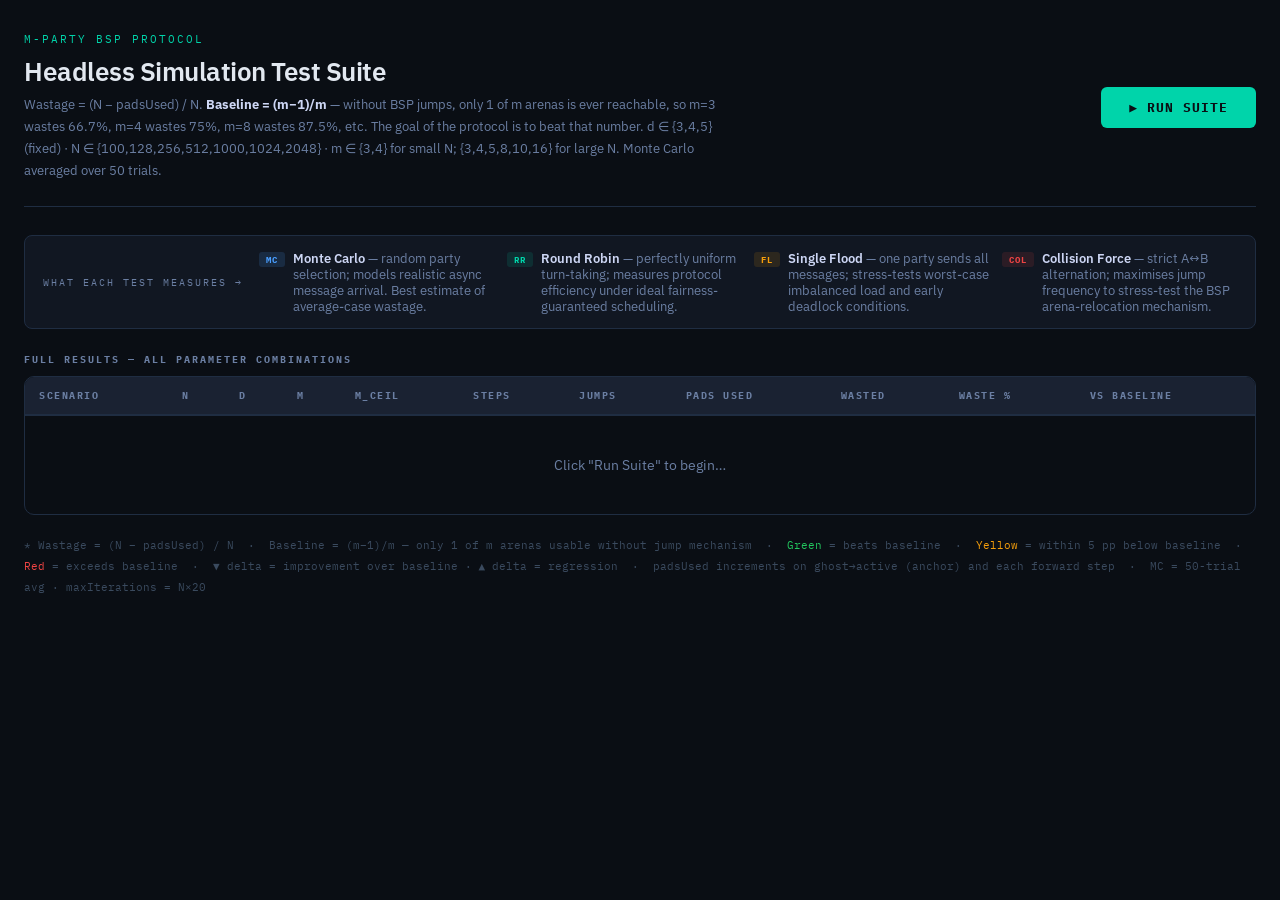
<file: test-suite.html>
<!DOCTYPE html>
<html lang="en">
<head>
    <meta charset="UTF-8">
    <meta name="viewport" content="width=device-width, initial-scale=1.0">
    <title>BSP Protocol — Test Suite</title>
    <style>
        @import url('https://fonts.googleapis.com/css2?family=IBM+Plex+Mono:wght@400;600;700&family=IBM+Plex+Sans:wght@300;400;500;600&display=swap');

        :root {
            --bg: #0a0e14;
            --surface: #111722;
            --surface2: #1a2232;
            --border: #1f2d42;
            --accent: #00d4aa;
            --accent2: #4a9eff;
            --warn: #f59e0b;
            --danger: #ef4444;
            --success: #22c55e;
            --text: #cdd6f4;
            --muted: #6b7fa3;
            --mono: 'IBM Plex Mono', monospace;
            --sans: 'IBM Plex Sans', sans-serif;
        }

        * { box-sizing: border-box; margin: 0; padding: 0; }
        body { font-family: var(--sans); background: var(--bg); color: var(--text); padding: 32px 24px; min-height: 100vh; }

        /* ── HEADER ── */
        .header {
            display: flex; align-items: flex-start; justify-content: space-between;
            flex-wrap: wrap; gap: 20px; margin-bottom: 28px;
            border-bottom: 1px solid var(--border); padding-bottom: 24px;
        }
        .header-eyebrow { font-family: var(--mono); font-size: 11px; letter-spacing: 2px; color: var(--accent); text-transform: uppercase; margin-bottom: 8px; }
        h1 { font-size: 26px; font-weight: 600; color: #e2e8f0; letter-spacing: -0.5px; }
        .header-sub { font-size: 13px; color: var(--muted); margin-top: 6px; max-width: 720px; line-height: 1.7; }

        /* ── SCENARIO KEY ── */
        .scenario-key {
            display: flex; flex-wrap: wrap; gap: 12px; align-items: flex-start;
            margin-bottom: 24px; padding: 14px 18px;
            background: var(--surface); border: 1px solid var(--border); border-radius: 8px;
        }
        .scenario-key-label { font-family: var(--mono); font-size: 10px; letter-spacing: 2px; color: var(--muted); text-transform: uppercase; align-self: center; margin-right: 4px; white-space: nowrap; }
        .scenario-key-item { display: flex; align-items: baseline; gap: 8px; font-size: 12.5px; color: var(--muted); flex: 1; min-width: 220px; }
        .scenario-key-item .tag { font-family: var(--mono); font-size: 9px; font-weight: 700; letter-spacing: 1px; padding: 2px 7px; border-radius: 3px; text-transform: uppercase; flex-shrink: 0; }
        .scenario-key-item strong { color: var(--text); font-weight: 600; }

        /* ── BUTTON ── */
        #btnRun {
            font-family: var(--mono); font-size: 13px; font-weight: 700;
            letter-spacing: 1px; background: var(--accent); color: #0a0e14;
            border: none; border-radius: 6px; padding: 12px 28px;
            cursor: pointer; transition: all 0.2s; white-space: nowrap; align-self: center; text-transform: uppercase;
        }
        #btnRun:hover { background: #00f0c0; box-shadow: 0 0 20px rgba(0,212,170,0.3); }
        #btnRun:disabled { background: var(--surface2); color: var(--muted); cursor: not-allowed; box-shadow: none; }

        /* ── PROGRESS ── */
        #progress-label { font-family: var(--mono); font-size: 11px; color: var(--muted); margin-bottom: 8px; display: none; }
        #progress-bar-wrap { display: none; margin-bottom: 20px; background: var(--surface); border-radius: 4px; border: 1px solid var(--border); overflow: hidden; height: 6px; }
        #progress-bar { height: 100%; background: linear-gradient(90deg, var(--accent), var(--accent2)); width: 0%; transition: width 0.3s ease; }

        /* ── GLOBAL SUMMARY CARDS ── */
        #summary-grid { display: none; grid-template-columns: repeat(auto-fit, minmax(175px, 1fr)); gap: 14px; margin-bottom: 28px; }
        .stat-card { background: var(--surface); border: 1px solid var(--border); border-radius: 8px; padding: 16px 18px; }
        .stat-card-label { font-family: var(--mono); font-size: 10px; letter-spacing: 1.5px; color: var(--muted); text-transform: uppercase; margin-bottom: 8px; }
        .stat-card-value { font-family: var(--mono); font-size: 24px; font-weight: 700; line-height: 1; }
        .stat-card-value.green  { color: var(--success); }
        .stat-card-value.yellow { color: var(--warn); }
        .stat-card-value.red    { color: var(--danger); }
        .stat-card-value.blue   { color: var(--accent2); }
        .stat-card-sub { font-size: 11px; color: var(--muted); margin-top: 5px; }

        /* ── SECTION TITLE ── */
        .section-title { font-family: var(--mono); font-size: 10px; font-weight: 700; letter-spacing: 2px; color: var(--muted); text-transform: uppercase; margin-bottom: 12px; }

        /* ── M BREAKDOWN TABLE ── */
        #m-breakdown { display: none; margin-bottom: 28px; }
        .m-table-wrap { overflow-x: auto; border: 1px solid var(--border); border-radius: 8px; }
        .m-table { width: 100%; border-collapse: collapse; font-size: 12.5px; }
        .m-table thead tr { background: var(--surface2); border-bottom: 2px solid var(--border); }
        .m-table th { font-family: var(--mono); font-size: 10px; font-weight: 700; letter-spacing: 1.5px; color: var(--muted); text-transform: uppercase; padding: 10px 16px; text-align: left; white-space: nowrap; }
        .m-table td { padding: 11px 16px; font-family: var(--mono); border-bottom: 1px solid var(--border); vertical-align: middle; }
        .m-table tbody tr:last-child td { border-bottom: none; }
        .m-table tbody tr:hover { background: rgba(255,255,255,0.02); }
        .m-val { font-size: 16px; font-weight: 700; color: #e2e8f0; }
        .baseline-col { color: var(--muted); }
        .beat    { color: var(--success); font-weight: 700; }
        .fail    { color: var(--danger);  font-weight: 700; }
        .neutral { color: var(--warn);    font-weight: 600; }
        .delta-pos { color: var(--success); }
        .delta-neg { color: var(--danger); }

        /* ── MAIN RESULTS TABLE ── */
        .table-wrap { overflow-x: auto; border: 1px solid var(--border); border-radius: 10px; }
        table { width: 100%; border-collapse: collapse; font-size: 12.5px; }
        thead tr { background: var(--surface2); border-bottom: 2px solid var(--border); }
        th { font-family: var(--mono); font-weight: 700; font-size: 10px; letter-spacing: 1.5px; color: var(--muted); text-transform: uppercase; padding: 12px 14px; text-align: left; white-space: nowrap; }
        tbody tr { border-bottom: 1px solid var(--border); transition: background 0.1s; }
        tbody tr:last-child { border-bottom: none; }
        tbody tr:hover { background: rgba(255,255,255,0.02); }
        td { padding: 9px 14px; font-family: var(--mono); font-size: 12px; color: var(--text); vertical-align: middle; }
        td.scenario-cell { font-family: var(--sans); font-size: 12.5px; color: #8ba3c7; min-width: 210px; }
        td.scenario-cell .tag { display: inline-block; font-family: var(--mono); font-size: 9px; letter-spacing: 1px; padding: 2px 7px; border-radius: 3px; margin-right: 7px; vertical-align: middle; text-transform: uppercase; font-weight: 700; }
        .tag-mc  { background: rgba(74,158,255,0.15); color: var(--accent2); }
        .tag-rr  { background: rgba(0,212,170,0.12);  color: var(--accent); }
        .tag-fl  { background: rgba(245,158,11,0.12); color: var(--warn); }
        .tag-col { background: rgba(239,68,68,0.12);  color: var(--danger); }

        td.pct-cell { font-weight: 700; font-size: 13px; }
        .waste-beats-baseline { color: var(--success); }
        .waste-near-baseline  { color: var(--warn); }
        .waste-over-baseline  { color: var(--danger); }

        .param-group-header td { background: var(--surface2); font-family: var(--mono); font-size: 10px; letter-spacing: 2px; color: var(--accent); text-transform: uppercase; padding: 9px 14px; border-bottom: 1px solid var(--border); }
        .placeholder td { text-align: center; color: var(--muted); font-family: var(--sans); padding: 40px; font-size: 14px; }

        /* ── FOOTNOTE ── */
        .footnote { margin-top: 20px; font-size: 11px; color: #3a4a5e; font-family: var(--mono); line-height: 1.9; }
    </style>
</head>
<body>
<div style="max-width: 1440px; margin: 0 auto;">

    <!-- HEADER -->
    <div class="header">
        <div>
            <div class="header-eyebrow">M-Party BSP Protocol</div>
            <h1>Headless Simulation Test Suite</h1>
            <p class="header-sub">
                Wastage&nbsp;= (N − padsUsed) / N.
                <strong style="color:var(--text)">Baseline = (m−1)/m</strong> — without BSP jumps,
                only 1 of m arenas is ever reachable, so m=3 wastes 66.7%, m=4 wastes 75%, m=8 wastes 87.5%, etc.
                The goal of the protocol is to beat that number.
                d&nbsp;∈&nbsp;{3,4,5} (fixed) · N&nbsp;∈&nbsp;{100,128,256,512,1000,1024,2048} ·
                m&nbsp;∈&nbsp;{3,4} for small N; {3,4,5,8,10,16} for large N.
                Monte Carlo averaged over 50 trials.
            </p>
        </div>
        <button id="btnRun" onclick="runAllTests()">▶ Run Suite</button>
    </div>

    <!-- SCENARIO KEY -->
    <div class="scenario-key">
        <span class="scenario-key-label">What each test measures →</span>
        <div class="scenario-key-item">
            <span class="tag tag-mc">MC</span>
            <span><strong>Monte Carlo</strong> — random party selection; models realistic async message arrival. Best estimate of average-case wastage.</span>
        </div>
        <div class="scenario-key-item">
            <span class="tag tag-rr">RR</span>
            <span><strong>Round Robin</strong> — perfectly uniform turn-taking; measures protocol efficiency under ideal fairness-guaranteed scheduling.</span>
        </div>
        <div class="scenario-key-item">
            <span class="tag tag-fl">FL</span>
            <span><strong>Single Flood</strong> — one party sends all messages; stress-tests worst-case imbalanced load and early deadlock conditions.</span>
        </div>
        <div class="scenario-key-item">
            <span class="tag tag-col">COL</span>
            <span><strong>Collision Force</strong> — strict A↔B alternation; maximises jump frequency to stress-test the BSP arena-relocation mechanism.</span>
        </div>
    </div>

    <!-- PROGRESS -->
    <div id="progress-label">Running…</div>
    <div id="progress-bar-wrap"><div id="progress-bar"></div></div>

    <!-- GLOBAL SUMMARY -->
    <div id="summary-grid">
        <div class="stat-card">
            <div class="stat-card-label">Total Runs</div>
            <div class="stat-card-value blue" id="sc-total">—</div>
        </div>
        <div class="stat-card">
            <div class="stat-card-label">Avg Wastage</div>
            <div class="stat-card-value yellow" id="sc-avg-waste">—</div>
            <div class="stat-card-sub">across all runs</div>
        </div>
        <div class="stat-card">
            <div class="stat-card-label">Best Wastage</div>
            <div class="stat-card-value green" id="sc-best">—</div>
            <div class="stat-card-sub" id="sc-best-label"></div>
        </div>
        <div class="stat-card">
            <div class="stat-card-label">Worst Wastage</div>
            <div class="stat-card-value red" id="sc-worst">—</div>
            <div class="stat-card-sub" id="sc-worst-label"></div>
        </div>
        <div class="stat-card">
            <div class="stat-card-label">Beat Baseline</div>
            <div class="stat-card-value green" id="sc-beat">—</div>
            <div class="stat-card-sub" id="sc-beat-pct"></div>
        </div>
    </div>

    <!-- M BREAKDOWN -->
    <div id="m-breakdown">
        <div class="section-title">Wastage by m — vs. Baseline (m−1)/m &nbsp; (over all N, d, scenario combinations)</div>
        <div class="m-table-wrap">
            <table class="m-table">
                <thead>
                    <tr>
                        <th>m</th>
                        <th title="Next power of 2 ≥ m">m_ceil</th>
                        <th>Baseline</th>
                        <th>Best wastage</th>
                        <th>Avg wastage</th>
                        <th>Worst wastage</th>
                        <th title="Average wastage minus baseline; negative = beats baseline">Δ avg vs baseline</th>
                        <th>Runs beating baseline</th>
                    </tr>
                </thead>
                <tbody id="mBreakdownBody"></tbody>
            </table>
        </div>
    </div>

    <!-- MAIN TABLE -->
    <div class="section-title" style="margin-bottom:10px;">Full results — all parameter combinations</div>
    <div class="table-wrap">
        <table id="resultsTable">
            <thead>
                <tr>
                    <th>Scenario</th>
                    <th>N</th>
                    <th>d</th>
                    <th>m</th>
                    <th title="Next power of 2 ≥ m">m_ceil</th>
                    <th>Steps</th>
                    <th>Jumps</th>
                    <th>Pads Used</th>
                    <th>Wasted</th>
                    <th>Waste %</th>
                    <th title="▼ = beats baseline, ▲ = exceeds it">vs Baseline</th>
                </tr>
            </thead>
            <tbody id="resultsBody">
                <tr class="placeholder"><td colspan="11">Click "Run Suite" to begin…</td></tr>
            </tbody>
        </table>
    </div>

    <div class="footnote">
        * Wastage = (N − padsUsed) / N &nbsp;·&nbsp;
        Baseline = (m−1)/m — only 1 of m arenas usable without jump mechanism &nbsp;·&nbsp;
        <span style="color:var(--success)">Green</span> = beats baseline &nbsp;·&nbsp;
        <span style="color:var(--warn)">Yellow</span> = within 5 pp below baseline &nbsp;·&nbsp;
        <span style="color:var(--danger)">Red</span> = exceeds baseline &nbsp;·&nbsp;
        ▼ delta = improvement over baseline · ▲ delta = regression &nbsp;·&nbsp;
        padsUsed increments on ghost→active (anchor) and each forward step &nbsp;·&nbsp;
        MC = 50-trial avg · maxIterations = N×20
    </div>
</div>

<script>
"use strict";

// ════════════════════════════════════════════════════════════
// HEADLESS SIMULATOR — faithful port of protocol.js
// ════════════════════════════════════════════════════════════

function generateBSPNodes(N) {
    const nodes = [];
    const queue = [{ L: 1, R: N }];
    while (queue.length > 0) {
        const curr = queue.shift();
        const M = Math.floor((curr.L + curr.R) / 2);
        if (M > curr.L && M < curr.R) {
            nodes.push(M);
            if (curr.R - curr.L >= 2) {
                queue.push({ L: curr.L, R: M - 1 });
                queue.push({ L: M + 1, R: curr.R });
            }
        }
    }
    return nodes;
}

class BSPSimulator {
    constructor(N, d, m) {
        this.N           = N;
        this.d           = d;
        this.m_input     = m;
        this.m_ceil      = Math.pow(2, Math.ceil(Math.log2(Math.max(2, m))));
        this.parties     = [];
        this.bspNodes    = generateBSPNodes(N);
        this.jumpsExecuted  = 0;
        this.stepsExecuted  = 0;
        this.deadlock    = false;
        this._activePads = new Set();
        this._initParties();
    }

    _initParties() {
        const na = this.m_ceil / 2;
        const as = Math.floor(this.N / na);
        for (let i = 0; i < na; i++) {
            const start = (i * as) + 1;
            const end   = (i === na - 1) ? this.N : (i + 1) * as;
            const logL  = String.fromCharCode(65 + i * 2);
            const logR  = String.fromCharCode(65 + i * 2 + 1);
            this.parties.push({ logical_id: logL, pos: start, dir:  1, active: (i*2)   < this.m_input, hasStarted: false, padsUsed: 0 });
            this.parties.push({ logical_id: logR, pos: end,   dir: -1, active: (i*2+1) < this.m_input, hasStarted: false, padsUsed: 0 });
        }
    }

    // Largest available cell: scan BSP nodes root-first (biggest cuts first)
    // and return the first node that lands validly inside ANY candidate gap,
    // together with that gap's left index. Matches protocol A5.
    _getGlobalRootMostSpot(gaps) {
        for (let i = 0; i < this.bspNodes.length; i++) {
            const M = this.bspNodes[i];
            for (const g of gaps) {
                const BL = this.parties[g].pos, BR = this.parties[g + 1].pos;
                if (M > BL && M + 1 < BR && (M - BL - 1 > this.d) && (BR - (M + 1) - 1 > this.d))
                    return { M, g };
            }
        }
        return null;
    }

    _claimPad(pos, pIdx) {
        if (!this._activePads.has(pos)) {
            this._activePads.add(pos);
            this.parties[pIdx].padsUsed++;
        }
    }

    step(char) {
        if (this.deadlock) return { ok: false };
        let pIdx = this.parties.findIndex(p => p.logical_id === char);
        if (pIdx === -1) return { ok: true };
        if (!this.parties[pIdx].active) return { ok: true };

        let success = false, cb = 0;
        while (!success && cb < 10) {
            cb++;
            pIdx = this.parties.findIndex(p => p.logical_id === char);
            const p  = this.parties[pIdx];
            const ti = p.dir === 1 ? pIdx + 1 : pIdx - 1;
            let bound, fp = false;
            if      (ti < 0)              bound = 0;
            else if (ti >= this.m_ceil)   bound = this.N + 1;
            else                          { bound = this.parties[ti].pos; fp = true; }

            const ep = Math.abs(bound - p.pos) - 1;

            if (ep > this.d) {
                if (!p.hasStarted) { p.hasStarted = true; this._claimPad(p.pos, pIdx); }
                else               { p.pos += p.dir;      this._claimPad(p.pos, pIdx); }
                success = true;
                this.stepsExecuted++;
            } else {
                if (!fp) { this.deadlock = true; return { ok: false }; }
                const pl = Math.min(pIdx, ti);
                const L  = this.parties[pl], R = this.parties[pl + 1];
                if (L.dir !== 1 || R.dir !== -1) { this.deadlock = true; return { ok: false }; }

                const gaps = [];
                for (let g = 0; g < this.m_ceil - 1; g++)
                    if (g !== pl && this.parties[g].dir === 1 && this.parties[g+1].dir === -1)
                        gaps.push(g);
                const og = gaps.filter(g => g > pl).concat(gaps.filter(g => g < pl));

                // Relocate the colliding pair into the largest available cell.
                const hop = this._getGlobalRootMostSpot(og);
                let jf = false;
                if (hop !== null) {
                    L.pos = hop.M;     L.dir = -1; L.hasStarted = false;
                    R.pos = hop.M + 1; R.dir =  1; R.hasStarted = false;
                    this.parties.sort((a, b) => a.pos - b.pos);
                    this.jumpsExecuted++;
                    jf = true;
                }
                if (!jf) { this.deadlock = true; return { ok: false }; }
            }
        }
        return { ok: success };
    }

    runUntilDeadlock(gen, maxSteps) {
        let i = 0;
        while (!this.deadlock && i < maxSteps) {
            const ids = this._activeIds();
            const res = this.step(gen(ids, i));
            if (!res.ok) break;
            i++;
        }
    }

    _activeIds() { return this.parties.filter(p => p.active).map(p => p.logical_id); }

    getStats() {
        const used   = this.parties.reduce((s, p) => s + p.padsUsed, 0);
        const wasted = this.N - used;
        const pct    = (wasted / this.N) * 100;
        return { used, wasted, pct: parseFloat(pct.toFixed(2)), jumps: this.jumpsExecuted, steps: this.stepsExecuted, deadlock: this.deadlock };
    }
}

// ════════════════════════════════════════════════════════════
// PARAMETER MATRIX
// ════════════════════════════════════════════════════════════

const D_VALUES = [3, 4, 5];
const SMALL_N  = [100, 128];
const LARGE_N  = [256, 512, 1000, 1024, 2048];
const M_SMALL  = [3, 4];
const M_LARGE  = [3, 4, 5, 8, 10, 16];

const PARAM_MATRIX = (() => {
    const rows = [];
    const push = (Ns, Ms) => { for (const N of Ns) for (const d of D_VALUES) for (const m of Ms) rows.push([N, d, m]); };
    push(SMALL_N, M_SMALL);
    push(LARGE_N, M_LARGE);
    return rows;
})();

const MC_TRIALS = 50;

const SCENARIOS = [
    { id: 'mc',  tag: 'MC',  tagClass: 'tag-mc',  name: 'Monte Carlo',     gen: (ids)    => ids[Math.floor(Math.random() * ids.length)] },
    { id: 'rr',  tag: 'RR',  tagClass: 'tag-rr',  name: 'Round Robin',     gen: (ids, i) => ids[i % ids.length] },
    { id: 'fl',  tag: 'FL',  tagClass: 'tag-fl',  name: 'Single Flood',    gen: (ids)    => ids[0] },
    { id: 'col', tag: 'COL', tagClass: 'tag-col', name: 'Collision Force', gen: (ids, i) => ids[i % Math.min(2, ids.length)] },
];

// ════════════════════════════════════════════════════════════
// HELPERS
// ════════════════════════════════════════════════════════════

function mceil(m) { return Math.pow(2, Math.ceil(Math.log2(Math.max(2, m)))); }
function baseline(m) { return ((m - 1) / m) * 100; }  // e.g. 66.67 for m=3

// Colour based on relation to baseline, not absolute value
function wasteClass(pct, m) {
    const bl = baseline(m);
    if (pct < bl - 5) return 'waste-beats-baseline'; // clearly better → green
    if (pct <= bl)    return 'waste-near-baseline';  // within 5 pp below → yellow
    return 'waste-over-baseline';                    // exceeds baseline → red
}

function runScenario(N, d, m, gen) {
    const sim = new BSPSimulator(N, d, m);
    sim.runUntilDeadlock(gen, N * 20);
    return sim.getStats();
}

function avgStats(arr) {
    const n = arr.length;
    const avg = k => arr.reduce((s, x) => s + x[k], 0) / n;
    const pct = avg('pct');
    return { used: Math.round(avg('used')), wasted: Math.round(avg('wasted')), pct: parseFloat(pct.toFixed(2)), jumps: Math.round(avg('jumps')), steps: Math.round(avg('steps')), deadlock: arr.every(s => s.deadlock) };
}

// ════════════════════════════════════════════════════════════
// MAIN RUNNER
// ════════════════════════════════════════════════════════════

async function runAllTests() {
    const btn   = document.getElementById('btnRun');
    const tbody = document.getElementById('resultsBody');
    btn.disabled = true;
    btn.innerText = 'Running…';
    tbody.innerHTML = '';

    document.getElementById('progress-label').style.display   = 'block';
    document.getElementById('progress-bar-wrap').style.display = 'block';
    document.getElementById('summary-grid').style.display     = 'none';
    document.getElementById('m-breakdown').style.display      = 'none';

    // Accumulators
    let totalRuns = 0, totalWaste = 0, beatCount = 0;
    let bestPct = Infinity, bestLabel = '', worstPct = -Infinity, worstLabel = '';

    const allMs = [...new Set(PARAM_MATRIX.map(r => r[2]))].sort((a, b) => a - b);
    const mStats = {};
    for (const m of allMs) mStats[m] = { best: Infinity, worst: -Infinity, sum: 0, count: 0, beatCount: 0 };

    const totalWork = PARAM_MATRIX.length * SCENARIOS.length;
    let done = 0;

    for (const [N, d, m] of PARAM_MATRIX) {
        const bl = baseline(m);

        // Group separator row
        const sepTr = document.createElement('tr');
        sepTr.className = 'param-group-header';
        sepTr.innerHTML = `<td colspan="11">▸ N=${N} &nbsp; d=${d} &nbsp; m=${m} &nbsp; <span style="color:var(--muted)">(m_ceil=${mceil(m)}, baseline=${bl.toFixed(1)}%)</span></td>`;
        tbody.appendChild(sepTr);

        for (const sc of SCENARIOS) {
            await new Promise(r => setTimeout(r, 0)); // yield to keep UI alive

            const stats = sc.id === 'mc'
                ? avgStats(Array.from({ length: MC_TRIALS }, () => runScenario(N, d, m, sc.gen)))
                : runScenario(N, d, m, sc.gen);

            // Global accumulators
            totalRuns++;
            totalWaste += stats.pct;
            if (stats.pct < bl) beatCount++;

            const label = `${sc.name} · N=${N} d=${d} m=${m}`;
            if (stats.pct < bestPct)  { bestPct  = stats.pct; bestLabel  = label; }
            if (stats.pct > worstPct) { worstPct = stats.pct; worstLabel = label; }

            // Per-m accumulators
            const ms = mStats[m];
            if (stats.pct < ms.best)  ms.best = stats.pct;
            if (stats.pct > ms.worst) ms.worst = stats.pct;
            ms.sum += stats.pct;
            ms.count++;
            if (stats.pct < bl) ms.beatCount++;

            // Build row
            const mcNote   = sc.id === 'mc' ? ` <span style="color:var(--muted);font-size:10px;">(avg ${MC_TRIALS})</span>` : '';
            const delta    = stats.pct - bl;
            const deltaSign= delta <= 0 ? '▼' : '▲';
            const deltaCls = delta <= 0 ? 'delta-pos' : 'delta-neg';
            const vsBase   = `<span class="${deltaCls}">${deltaSign}${Math.abs(delta).toFixed(1)} pp</span>`;

            const tr = document.createElement('tr');
            tr.innerHTML = `
                <td class="scenario-cell"><span class="tag ${sc.tagClass}">${sc.tag}</span>${sc.name}${mcNote}</td>
                <td>${N}</td>
                <td>${d}</td>
                <td>${m}</td>
                <td style="color:var(--muted)">${mceil(m)}</td>
                <td>${stats.steps.toLocaleString()}</td>
                <td>${stats.jumps}</td>
                <td>${stats.used.toLocaleString()}</td>
                <td>${stats.wasted.toLocaleString()}</td>
                <td class="pct-cell ${wasteClass(stats.pct, m)}">${stats.pct.toFixed(1)}%</td>
                <td>${vsBase}</td>
            `;
            tbody.appendChild(tr);

            done++;
            const pct = (done / totalWork) * 100;
            document.getElementById('progress-bar').style.width  = pct + '%';
            document.getElementById('progress-label').innerText  = `Running… ${done} / ${totalWork} (${pct.toFixed(0)}%)`;
        }
    }

    // ── Global summary cards ───────────────────────────────────────────────
    document.getElementById('sc-total').innerText      = totalRuns;
    document.getElementById('sc-avg-waste').innerText  = (totalWaste / totalRuns).toFixed(1) + '%';
    document.getElementById('sc-best').innerText       = bestPct.toFixed(1) + '%';
    document.getElementById('sc-best-label').innerText = bestLabel;
    document.getElementById('sc-worst').innerText      = worstPct.toFixed(1) + '%';
    document.getElementById('sc-worst-label').innerText= worstLabel;
    document.getElementById('sc-beat').innerText       = beatCount;
    document.getElementById('sc-beat-pct').innerText   = `${((beatCount / totalRuns) * 100).toFixed(0)}% of all runs`;
    document.getElementById('summary-grid').style.display = 'grid';

    // ── Per-m breakdown ────────────────────────────────────────────────────
    const mTbody = document.getElementById('mBreakdownBody');
    mTbody.innerHTML = '';
    for (const m of allMs) {
        const ms  = mStats[m];
        const bl  = baseline(m);
        const avg = ms.sum / ms.count;
        const delta    = avg - bl;
        const deltaSign= delta <= 0 ? '▼' : '▲';
        const deltaCls = delta <= 0 ? 'delta-pos' : 'delta-neg';
        const beatPct  = ((ms.beatCount / ms.count) * 100).toFixed(0);

        const avgCls   = avg      < bl      ? 'beat' : avg      < bl + 5 ? 'neutral' : 'fail';
        const bestCls  = ms.best  < bl      ? 'beat' : ms.best  < bl + 5 ? 'neutral' : 'fail';
        const worstCls = ms.worst < bl      ? 'beat' : ms.worst < bl + 5 ? 'neutral' : 'fail';

        const tr = document.createElement('tr');
        tr.innerHTML = `
            <td class="m-val">${m}</td>
            <td style="color:var(--muted)">${mceil(m)}</td>
            <td class="baseline-col">${bl.toFixed(1)}%</td>
            <td class="${bestCls}">${ms.best.toFixed(1)}%</td>
            <td class="${avgCls}">${avg.toFixed(1)}%</td>
            <td class="${worstCls}">${ms.worst.toFixed(1)}%</td>
            <td><span class="${deltaCls}">${deltaSign}${Math.abs(delta).toFixed(1)} pp</span></td>
            <td>${ms.beatCount} / ${ms.count} <span style="color:var(--muted)">(${beatPct}%)</span></td>
        `;
        mTbody.appendChild(tr);
    }
    document.getElementById('m-breakdown').style.display = 'block';

    // ── Done ──────────────────────────────────────────────────────────────
    document.getElementById('progress-label').style.display    = 'none';
    document.getElementById('progress-bar-wrap').style.display = 'none';
    btn.disabled  = false;
    btn.innerText = '▶ Run Again';
}
</script>
</body>
</html>
</file>
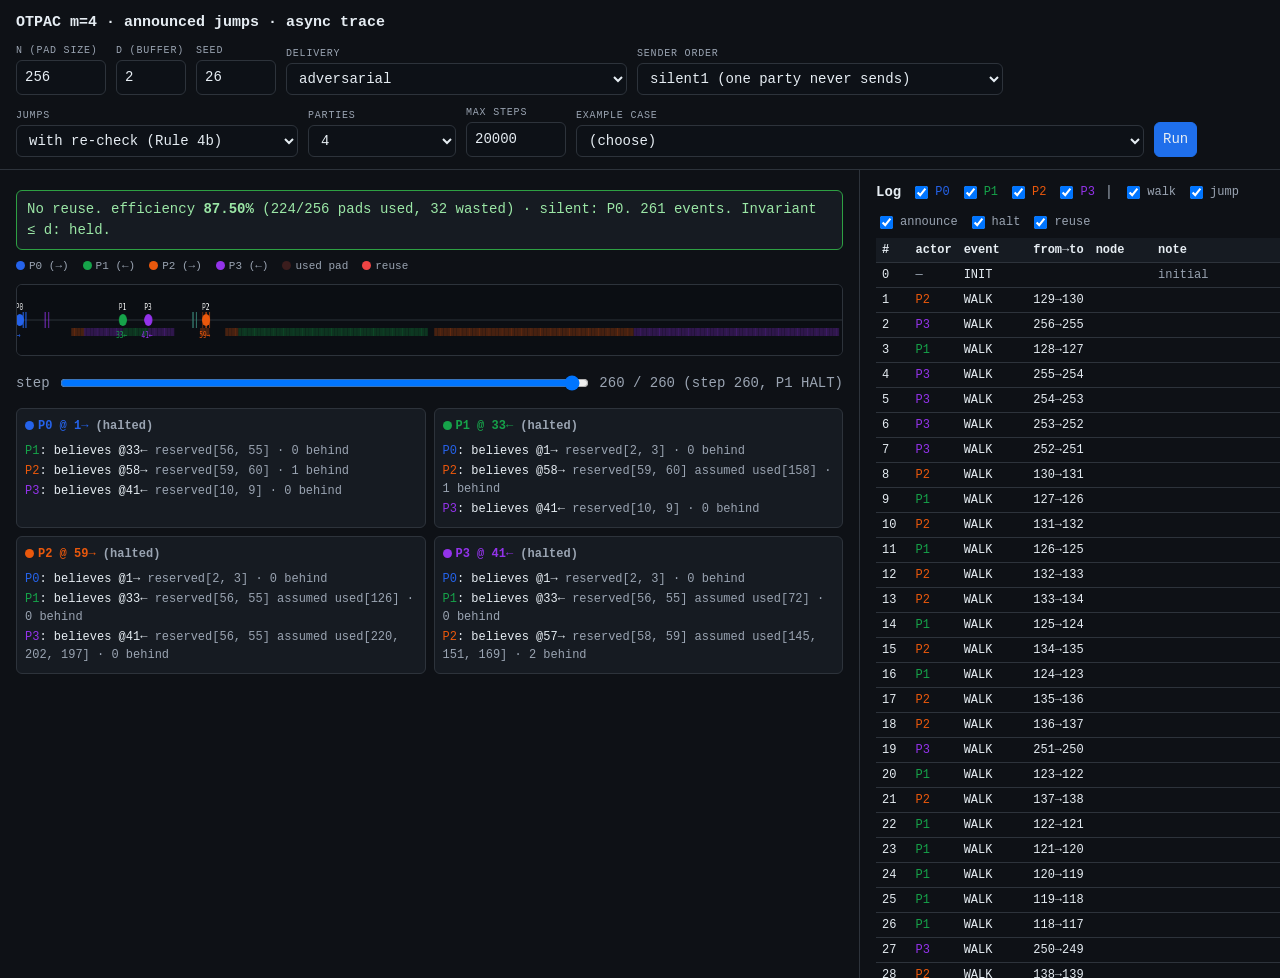
<file: otpac_m4/otpac_trace.html>
<!DOCTYPE html>
<html lang="en">
<head>
<meta charset="utf-8">
<meta name="viewport" content="width=device-width, initial-scale=1">
<title>OTPAC m=4 trace</title>
<style>
  :root{
    --p0:#2563eb; --p1:#16a34a; --p2:#ea580c; --p3:#9333ea;
    --bg:#0e1116; --panel:#161b22; --line:#2d333b; --ink:#e6edf3; --ink2:#9aa4b2;
    --used:#3b1d1d; --reuse:#ef4444;
  }
  *{box-sizing:border-box}
  body{margin:0;background:var(--bg);color:var(--ink);font:14px/1.5 ui-monospace,SFMono-Regular,Menlo,Consolas,monospace}
  header{padding:12px 16px;border-bottom:1px solid var(--line)}
  h1{font-size:15px;margin:0 0 8px}
  .controls{display:flex;flex-wrap:wrap;gap:10px;align-items:end}
  .fld{display:flex;flex-direction:column;gap:2px}
  .fld label{font-size:10px;letter-spacing:.08em;text-transform:uppercase;color:var(--ink2)}
  input,select,button{background:#0d1117;color:var(--ink);border:1px solid var(--line);border-radius:6px;padding:6px 8px;font:inherit}
  button{cursor:pointer;background:#1f6feb;border-color:#1f6feb}
  button:hover{background:#388bfd}
  main{display:grid;grid-template-columns:1fr 420px;gap:0;height:calc(100vh - 92px)}
  #left{overflow:auto;padding:12px 16px;border-right:1px solid var(--line)}
  #right{overflow:auto;padding:12px 16px}
  .p0{color:var(--p0)} .p1{color:var(--p1)} .p2{color:var(--p2)} .p3{color:var(--p3)}
  .dot{display:inline-block;width:9px;height:9px;border-radius:50%;vertical-align:middle;margin-right:4px}
  .b0{background:var(--p0)} .b1{background:var(--p1)} .b2{background:var(--p2)} .b3{background:var(--p3)}
  .status{margin:8px 0;padding:8px 10px;border:1px solid var(--line);border-radius:6px;background:var(--panel)}
  .status.reuse{border-color:var(--reuse);color:#ffb4b4}
  .status.clean{border-color:#2ea043;color:#9be7a6}
  /* pad strip */
  #strip{margin:10px 0;border:1px solid var(--line);border-radius:6px;overflow:hidden}
  #stripCanvas{display:block;width:100%;height:70px;background:#0b0e13}
  .legend{display:flex;gap:14px;flex-wrap:wrap;margin:6px 0;font-size:11px;color:var(--ink2)}
  /* per-party views */
  .views{display:grid;grid-template-columns:1fr 1fr;gap:8px;margin-top:8px}
  .view{border:1px solid var(--line);border-radius:6px;background:var(--panel);padding:8px}
  .view h3{margin:0 0 6px;font-size:12px}
  .view .row{font-size:12px;padding:1px 0}
  .view .buf{color:var(--ink2)}
  .mut{color:var(--ink2)}
  /* log */
  .logtools{display:flex;flex-wrap:wrap;gap:10px;align-items:center;margin-bottom:6px}
  .logtools label{font-size:12px;color:var(--ink2);display:flex;gap:4px;align-items:center}
  table{width:100%;border-collapse:collapse;font-size:12px}
  th,td{text-align:left;padding:3px 6px;border-bottom:1px solid var(--line);white-space:nowrap}
  th{position:sticky;top:0;background:var(--panel);z-index:1}
  tr.sel{background:#132132}
  tr.evReuse td{background:#3b1414;color:#ffb4b4}
  tr.evJump td{font-weight:700}
  tr:hover td{background:#0f1620;cursor:pointer}
  .pill{display:inline-block;padding:0 6px;border-radius:10px;font-size:10px;border:1px solid var(--line)}
  .scrub{display:flex;gap:8px;align-items:center;margin:6px 0}
  .scrub input[type=range]{flex:1}
  code{color:#d2a8ff}
</style>
</head>
<body>
<header>
  <h1>OTPAC m=4 · announced jumps · async trace</h1>
  <div class="controls">
    <div class="fld"><label>N (pad size)</label><input id="inN" type="number" value="256" min="16" style="width:90px"></div>
    <div class="fld"><label>d (buffer)</label><input id="inD" type="number" value="2" min="1" style="width:70px"></div>
    <div class="fld"><label>seed</label><input id="inSeed" type="number" value="26" style="width:80px"></div>
    <div class="fld"><label>delivery</label>
      <select id="inMode">
        <option value="instant">instant (synchronous)</option>
        <option value="worst">worst (latest legal, FIFO)</option>
        <option value="random">random (≤d)</option>
        <option value="adversarial" selected>adversarial</option>
        <option value="lifo">lifo (newest released first)</option>
        <option value="randcap">randcap (random msg released)</option>
        <option value="shuffle">shuffle (random early, random order)</option>
        <option value="target-sender">target-sender (one sender delayed)</option>
        <option value="target-recv">target-recv (one recipient delayed)</option>
      </select>
    </div>
    <div class="fld"><label>sender order</label>
      <select id="inPick">
        <option value="random">random</option>
        <option value="rr">round-robin</option>
        <option value="flood">flood (P0 first)</option>
        <option value="flood-rev">flood-rev (P3 first)</option>
        <option value="skew">skew (one party 70%)</option>
        <option value="arena-skew">arena-skew (one arena 80%)</option>
        <option value="burst">burst (runs of up to 3d)</option>
        <option value="silent1" selected>silent1 (one party never sends)</option>
        <option value="silent2">silent2 (two parties never send)</option>
        <option value="pair-alt">pair-alt (one pair, then the other)</option>
        <option value="greedy-gap">greedy-gap (closest-to-collision first)</option>
        <option value="stale-max">stale-max (most-undelivered first)</option>
      </select>
    </div>
    <div class="fld"><label>jumps</label>
      <select id="inProto">
        <option value="ann" selected>with re-check (Rule 4b)</option>
        <option value="ann-norecheck">no re-check (comparison only)</option>
      </select>
    </div>
    <div class="fld"><label>parties</label>
      <select id="inParties"><option value="4" selected>4</option><option value="3">3 (P3 silent)</option></select>
    </div>
    <div class="fld"><label>max steps</label><input id="inMax" type="number" value="20000" style="width:100px"></div>
    <div class="fld"><label>example case</label>
      <select id="inCase">
        <option value="">(choose)</option>
        <option value="256,2,26,adversarial,silent1,ann,4">256 · d2 · seed 26 · adversarial · silent1: clash and re-checks</option>
        <option value="256,2,17,worst,skew,ann,4">256 · d2 · seed 17 · worst · skew: re-check avoids a reuse</option>
        <option value="256,2,17,worst,skew,ann-norecheck,4">same, no re-check: reuse of pad 161 at step 185</option>
        <option value="257,2,1000,randcap,greedy-gap,ann,3">257 · d2 · seed 1000 · randcap · greedy-gap · 3 parties</option>
      </select>
    </div>
    <button id="run">Run</button>
  </div>
</header>

<main>
  <div id="left">
    <div id="statusBox" class="status mut">Set inputs and press Run.</div>

    <div class="legend">
      <span><span class="dot b0"></span>P0 (→)</span>
      <span><span class="dot b1"></span>P1 (←)</span>
      <span><span class="dot b2"></span>P2 (→)</span>
      <span><span class="dot b3"></span>P3 (←)</span>
      <span><span class="dot" style="background:#3b1d1d"></span>used pad</span>
      <span><span class="dot" style="background:#ef4444"></span>reuse</span>
    </div>

    <div id="strip"><canvas id="stripCanvas" width="1200" height="70"></canvas></div>

    <div class="scrub">
      <span class="mut">step</span>
      <input id="scrub" type="range" min="0" max="0" value="0">
      <span id="scrubLbl" class="mut">0 / 0</span>
    </div>

    <div class="views" id="views"></div>
  </div>

  <div id="right">
    <div class="logtools">
      <strong>Log</strong>
      <label><input type="checkbox" class="fp" value="0" checked><span class="p0">P0</span></label>
      <label><input type="checkbox" class="fp" value="1" checked><span class="p1">P1</span></label>
      <label><input type="checkbox" class="fp" value="2" checked><span class="p2">P2</span></label>
      <label><input type="checkbox" class="fp" value="3" checked><span class="p3">P3</span></label>
      <span class="mut">|</span>
      <label><input type="checkbox" class="ft" value="WALK" checked>walk</label>
      <label><input type="checkbox" class="ft" value="JUMP" checked>jump</label>
      <label><input type="checkbox" class="ft" value="ANNOUNCE" checked>announce</label>
      <label><input type="checkbox" class="ft" value="HALT" checked>halt</label>
      <label><input type="checkbox" class="ft" value="REUSE" checked>reuse</label>
    </div>
    <table id="logTable"><thead><tr>
      <th>#</th><th>actor</th><th>event</th><th>from→to</th><th>node</th><th>note</th>
    </tr></thead><tbody id="logBody"></tbody></table>
  </div>
</main>

<script>
"use strict";
// ======================= ENGINE (identical to otpac_m4.js) =======================
// ===========================================================================
// Asynchronous m=4 OTPAC protocol A5 -- reference implementation.
// Four parties over one pad [1..n]. P0 (->) and P1 (<-) start at the ends of
// [1, n/2]; P2 (->) and P3 (<-) start at the ends of [n/2+1, n]. A party walks one
// pad at a time in its direction, which never changes. At most d messages are
// undelivered to any party at any of its Send events (the paper's family U_{A,d}).
//
// RULES (numbering used in the paper, the tracer and the visualizer):
//
//  Moving
//   1. Safe send. A party uses its next pad only if that pad is unused, is no
//      other party's position and is in none of the buffers it keeps for the others
//      (Rules 5-8). Otherwise it jumps (Rules 2-4); with no valid jumpspot it halts.
//   2. Jumpspot. The BSP tree over [1..n] gives nodes (M, M+1), listed root first.
//      A right-mover lands on M+1, a left-mover on M. The party picks the first node
//      that is not fully occupied, whose slot for it is free and that is valid (Rule 3).
//   3. Valid node. More than 2d free pads on BOTH sides of the node, counted outside
//      M and M+1. Pads in other parties' buffers count as taken, except that on the
//      lander's back side a pad reserved only for a party moving away from the node
//      is free. Used pads and positions always count.
//   4. Announced jumps. A party that must jump picks q (Rules 2-3) and sends
//      "I jump to q" as d+1 separate public messages that use no pad; each carries
//      its position, its number of real messages so far and a round number. After
//      the last one, on its next turn it gives up q and announces a new spot if
//      (a) it has received another party's latest announcement for the same pad, or
//      (b) q is no longer valid in its view (re-check, Rule 3);
//      otherwise it sends its next real message on q and walks on from there.
//
//  Buffers (what a party keeps for each other party X)
//   5. Reserved pads. Before hearing an announcement from X: X's next d pads on
//      foot from X's last known position, stopping at a used pad, a party's position
//      or a pad reserved for a party moving the same way as X. Pads reserved for
//      parties coming towards X do not stop it, so a pad between two parties walking
//      head-on is reserved for both. After hearing X's latest announcement: exactly
//      X's pads up to the announced position, then q and the d-1 pads after it.
//   6. Recompute. Every buffer is recomputed from scratch, for every other party,
//      whenever the party's view changes: on every message it receives and after
//      each of its own moves.
//   7. Held pads. A pad reserved on foot stays held, with the number of X's message
//      it was reserved for, until X's messages up to that number have arrived or
//      been accounted for (Rule 8). Hearing X's announcement drops held pads off
//      X's announced path, since the announcement says exactly where X goes.
//   8. Message order. Every message carries the sender's message number.
//      (a) An older message only marks its pad used; X's position never moves back.
//      (b) A newer message that skips k numbers: the k pads X used unheard are
//          marked used. They are known exactly from X's position and the
//          announcements heard since. If the new pad does not fit (an announcement
//          not yet heard), the reserved path is used if it fits, else the straight
//          walk, else every pad X could have used (k after X's old position and k
//          before the new pad).
//
//  Stopping
//   9. Halt-all. When any party cannot send (no valid jumpspot), the whole protocol
//      halts and every unused pad counts as wasted. Enforced by the drivers (test
//      suite, tracer, visualizer).
//
// The 3-party protocol is this protocol with P3 silent at pad n for the whole run.
// Option recheck (default ON) switches Rule 4(b); OFF only for comparison runs.
// ===========================================================================

const OPT = { recheck: true, clash: "queue" };   // clash: queue (Rule 4a: rotating priority queue) | giveup (old rule, comparison only)
function setOptions(o){ Object.assign(OPT, o); }

// static BSP split points, root first
function bspNodes(n){
  const out=[]; const q=[[1,n]];
  while(q.length){ const [L,R]=q.shift(); const M=(L+R)>>1;
    if(M>L&&M<R){ out.push(M); if(R-L>=2){ q.push([L,M-1]); q.push([M+1,R]); } } }
  return out;
}
function initWorld(n,d,m){
  m=m||4; const parties=[]; const arenas=m/2, aw=Math.floor(n/arenas);
  for(let a=0;a<arenas;a++){
    const L=a*aw+1, R=(a===arenas-1)?n:(a+1)*aw;
    parties.push({id:2*a,   pos:L, dir:+1, halted:false, sent:0});
    parties.push({id:2*a+1, pos:R, dir:-1, halted:false, sent:0});
  }
  return {n,d,m,parties,used:new Map(),nodes:bspNodes(n)};
}

// --- Rule 1: what a party must not use. blocked = used pads, every position and every
// buffer. resDir: pad -> direction of the party it is reserved for, only for pads blocked
// solely by a reservation (used for the back-side exemption of Rule 3).
function occupancy(view){
  const blocked=new Set(), hard=new Set(), resDir=new Map();
  for(const [id,o] of view.others){
    if(typeof id!=="number"){ for(const b of o.buf) blocked.add(b); continue; }
    blocked.add(o.pos); hard.add(o.pos);
    for(const b of o.buf){ blocked.add(b); if(!resDir.has(b)) resDir.set(b,o.dir); }
  }
  blocked.add(view.self.pos); hard.add(view.self.pos);
  if(view.used) for(const u of view.used){ blocked.add(u); hard.add(u); }
  for(const h of hard) resDir.delete(h);
  return {blocked,resDir};
}
// pads reserved for some other party in this view (drivers assert a sender never picks one)
function buildBlocked(view){
  const reservedBy=new Map();
  for(const [id,o] of view.others){ if(typeof id!=="number") continue;
    for(const b of o.buf) if(!reservedBy.has(b)) reservedBy.set(b,id); }
  return {reservedBy};
}

// --- Rules 2-3
function clearOutside(edge,step,blocked,n){ let c=0,q=edge+step; while(q>=1&&q<=n&&!blocked.has(q)){ c++; q+=step; } return c; }
// back side: a pad reserved only for a party moving `awayDir` (away from the node) is free
function clearBack(edge,step,blocked,n,resDir,awayDir){ let c=0,q=edge+step;
  while(q>=1&&q<=n&&(!blocked.has(q)||resDir.get(q)===awayDir)){ c++; q+=step; } return c; }
// Rule 3 for the node whose slot for a `dir`-mover is `cand`
function nodeValid(cand,dir,blocked,resDir,n,d){
  if(cand<1||cand>n||blocked.has(cand)) return false;
  const left = dir===+1 ? cand-1 : cand, right = left+1;
  const front = dir===+1 ? clearOutside(right,+1,blocked,n) : clearOutside(left,-1,blocked,n);
  const back  = dir===+1 ? clearBack(left,-1,blocked,n,resDir,-dir) : clearBack(right,+1,blocked,n,resDir,-dir);
  return front>2*d && back>2*d;
}
// Rule 2: first node, root first, that is not fully occupied and valid for a `dir`-mover
function jumpTarget(dir,blocked,n,d,nodes,resDir){
  for(const M of nodes){
    if(M+1>n) continue;
    if(blocked.has(M)&&blocked.has(M+1)) continue;
    const cand = dir===+1 ? M+1 : M;
    if(nodeValid(cand,dir,blocked,resDir,n,d)) return cand;
  }
  return null;
}

// --- Rule 4: a party's own next action. st = its current announcement round or null.
// returns {type:"walk",pad} | {type:"ann",q,fresh,why} | {type:"land",q} | null (halt)
function annMove(pos,dir,st,view,n,d,nodes){
  const {blocked,resDir}=occupancy(view);
  const pick=()=>jumpTarget(dir,blocked,n,d,nodes,resDir);
  if(st && st.left>0) return {type:"ann",q:st.q,fresh:false};          // announcements still to send
  if(st && OPT.clash==="queue"){                                       // rotating priority queue (see syncRot)
    syncRot(view,st);
    const m=view.others.size+1; let me=0; while(view.others.has(me)) me++;
    const C=[]; let kstar=st.k||0;
    for(const [id,o] of view.others){ if(typeof id!=="number") continue;
      const a=latestAnn(o); if(!a||a.q!==st.q||(o.lastNum||0)>a.s0) continue;   // not clashing, or it already sent a ciphertext after it
      C.push(id); kstar=Math.max(kstar,a.k||0); }
    const key=id=>((id-kstar)%m+m)%m;            // queue after kstar rotations: party (kstar mod m) on top
    let why=null;
    if(C.some(id=>key(id)<key(me))) why="clash";                                  // someone is ahead of me in the queue
    else if(C.length){ if((st.waited||0)<d+1) return {type:"ann",q:st.q,fresh:false,wait:true};   // I am on top: keep q, wait for them to move
      why="clash"; }                                                              // no word from them in d+1 turns: give up
    if(!why && OPT.recheck && !nodeValid(st.q,dir,blocked,resDir,n,d)) why="recheck";
    if(!why) return {type:"land",q:st.q};
    const q=pick(); if(q==null) return null;
    return {type:"ann",q,fresh:true,why,k:view.rot||0};
  }
  if(st){                                                               // all d+1 sent
    let why=null;
    for(const [id,o] of view.others){ if(typeof id!=="number") continue;   // (a) clash
      for(const a of finalAnns(o).values()) if(a.q===st.q){ why="clash"; break; } if(why) break; }
    if(!why && OPT.recheck && !nodeValid(st.q,dir,blocked,resDir,n,d)) why="recheck";   // (b) re-check
    if(!why) return {type:"land",q:st.q};
    const q=pick(); if(q==null) return null;
    return {type:"ann",q,fresh:true,why};
  }
  const lin=pos+dir;
  if(lin>=1 && lin<=n && !blocked.has(lin)) return {type:"walk",pad:lin};   // Rule 1
  const q=pick(); if(q==null) return null;
  if(OPT.clash==="queue") syncRot(view,null);
  return {type:"ann",q,fresh:true,why:null,k:view.rot||0};
}
// latest announcement of an observed party
function latestAnn(o){ let a=null; if(o.anns) for(const x of o.anns.values()) if(!a||x.aseq>a.aseq) a=x; return a; }
// Rotating priority queue: view.rot = number of rotations this party has applied. Every announcement
// carries its round's count k. Seeing a larger k, or a clash (two parties' latest announcements of the
// same pad, own current round included), moves rot up to that k, resp. to the clash's largest k + 1.
// Using max makes this idempotent, so all parties end at the same count however late they hear things.
function syncRot(view,st){
  let rot=view.rot||0; const byPad=new Map();
  const add=(q,k)=>{ const b=byPad.get(q)||{c:0,k:0}; b.c++; b.k=Math.max(b.k,k||0); byPad.set(q,b); };
  for(const [id,o] of view.others){ if(typeof id!=="number") continue; const a=latestAnn(o); if(!a) continue; rot=Math.max(rot,a.k||0); add(a.q,a.k); }
  if(st) add(st.q,st.k);
  for(const b of byPad.values()) if(b.c>=2) rot=Math.max(rot,b.k+1);
  view.rot=rot;
}

// --- announcements as an observer keeps them: o.anns = round # -> {q,s0,pos0,aseq}
function finalAnns(o){                         // latest announcement per round start s0
  const m=new Map(); if(o.anns) for(const a of o.anns.values()){ const b=m.get(a.s0); if(!b||a.aseq>b.aseq) m.set(a.s0,a); }
  return m;
}
function activeAnn(o){                         // X's latest announcement, if X has not landed yet in this view
  if(!o.anns) return null; let best=null;
  for(const a of o.anns.values()) if(!best||a.aseq>best.aseq) best=a;
  return (best && best.s0>=(o.lastNum||0)) ? best : null;
}
// pad of X's message number c (> last), from X's last known position and the announcements since
function annPadAt(o,last){
  const dir=o.dir, fa=[...finalAnns(o).values()].filter(a=>a.s0>=last).sort((x,y)=>x.s0-y.s0);
  return c=>{ let a=null; for(const x of fa) if(x.s0<c) a=x; return a ? a.q+(c-a.s0-1)*dir : o.pos+(c-last)*dir; };
}

// --- Rule 5: X's next d pads on foot (stops when blocked; never predicts a jump)
function walkPath(view,k,n,d){
  const ko=view.others.get(k), dir=ko.dir, blocked=new Set();
  if(view.used) for(const u of view.used) blocked.add(u);
  for(const [id,o] of view.others){
    if(id===k||typeof id!=="number") continue;
    blocked.add(o.pos);
    if(o.dir===-dir) continue;                  // parties coming towards X do not stop X's walk
    for(const b of o.buf) blocked.add(b);
  }
  blocked.add(view.self.pos);
  const out=[]; let p=ko.pos;
  for(let s=0;s<d;s++){ const q=p+dir; if(q<1||q>n||blocked.has(q)) break; out.push(q); p=q; }
  return out;
}
// --- Rules 5 and 7: the buffer kept for party k.
//   fwd  = currently reserved pads; held = pad -> message # (Rule 7); buf = fwd + held
function refreshBuffer(view,k,n,d){
  const ko=view.others.get(k); if(!ko) return;
  const dir=ko.dir, last=ko.lastNum||0, used=view.used, a=activeAnn(ko);
  let W;
  if(a){ W=[]; const at=annPadAt(ko,last); for(let c=last+1;c<=a.s0;c++){ const q=at(c); if(q>=1&&q<=n) W.push(q); } }
  else W=walkPath(view,k,n,d);
  const L=[];
  if(a) for(let j=0,q=a.q; j<d && q>=1 && q<=n; j++, q+=dir){ if(j>0 && used && used.has(q)) break; L.push(q); }
  const seq=W.concat(L), fwd=[]; for(const q of seq) if(!fwd.includes(q)) fwd.push(q);
  ko.seq=seq; ko.fwd=fwd;
  const buf=fwd.slice(), held=ko.held||(ko.held=new Map());
  if(a){ for(const [q] of [...held]) if(!fwd.includes(q)) held.delete(q); }
  else for(let i=0;i<W.length;i++){ const q=W[i], s=last+1+i; if(!(held.get(q)>=s)) held.set(q,s); }
  for(const [q] of [...held]){ if(used && used.has(q)) held.delete(q); else if(!buf.includes(q)) buf.push(q); }
  ko.buf=buf;
}
// --- Rule 6: recompute every other party's buffer, in id order
function refreshAll(view,n,d){
  for(let id=0;id<=view.others.size;id++) if(view.others.has(id)) refreshBuffer(view,id,n,d);
}

// --- Receive an announcement from X
function deliverAnn(view,fromId,q,s0,pos0,aseq,n,d,k){
  const o=view.others.get(fromId); if(!o) return;
  const anns=o.anns||(o.anns=new Map());
  if(!anns.has(aseq)) anns.set(aseq,{q,s0,pos0,aseq,k:k||0});
  if(OPT.clash==="queue") syncRot(view,null);
  refreshAll(view,n,d);
}
// --- Receive X's real message number `num` on pad `pad` (Rule 8), then Rules 6-7
function deliverBuffer(view,fromId,pad,dir,n,d,nodes,num){
  const o=view.others.get(fromId); if(!o) return;
  if(view.used) view.used.add(pad);
  const last=o.lastNum||0, recv=o.recv||(o.recv=new Set());
  if(num>last){                                             // 8(a): older messages stop here
    if(num>last+1){ markSkipped(view,o,pad,last,num,n); for(let c=last+1;c<num;c++) recv.add(c); }
    o.lastNum=num; o.pos=pad; if(dir!==undefined) o.dir=dir;
  }
  recv.add(num);                                            // Rule 7: release held pads
  o.prefix=o.prefix||0; while(recv.has(o.prefix+1)) o.prefix++;
  for(const [q,s] of [...o.held||[]]) if(s<=o.prefix) o.held.delete(q);
  refreshAll(view,n,d);
}
// Rule 8(b): mark the pads of X's skipped messages last+1 .. num-1
function markSkipped(view,o,pad,last,num,n){
  const k=num-last-1, dir=o.dir, marks=[]; let kase;
  const at=annPadAt(o,last);
  if(at(num)===pad){ kase="exact"; for(let c=last+1;c<num;c++) marks.push(at(c)); }
  else if(o.seq && o.seq.length>k && o.seq[k]===pad){ kase="reserved"; for(let i=0;i<k;i++) marks.push(o.seq[i]); }
  else if(pad===o.pos+(k+1)*dir){ kase="straight"; for(let i=1;i<=k;i++) marks.push(o.pos+i*dir); }
  else { kase="both"; for(let i=1;i<=k;i++){ marks.push(o.pos+i*dir); marks.push(pad-i*dir); } }
  for(const q of marks){ if(q<1||q>n) continue;
    if(view.used) view.used.add(q);
    (o.assumed=o.assumed||[]).push(q);                      // for display
    (o.assumedLog=o.assumedLog||[]).push({pad:q,kase});     // for test statistics
  }
}

if(typeof module!=="undefined") module.exports={setOptions,bspNodes,initWorld,occupancy,buildBlocked,jumpTarget,nodeValid,annMove,activeAnn,refreshBuffer,refreshAll,deliverAnn,deliverBuffer};

// ======================= DRIVER (matches finalcap.js exactly) =======================
function mulberry32(a){return function(){a|=0;a=a+0x6D2B79F5|0;let t=Math.imul(a^a>>>15,1|a);t=t+Math.imul(t^t>>>7,61|t)^t;return((t^t>>>14)>>>0)/4294967296;};}

// Driver = identical logic (and RNG call order) to otpac_test_suite.js, so any
// case from the suite (n,d,seed,mode,schedule) replays here exactly.
// Delivery modes (all keep <= d undelivered per recipient):
//   instant, worst, random, adversarial, lifo, randcap, shuffle, target-sender, target-recv
// Sender schedules: random, rr, flood, flood-rev, skew, arena-skew, burst,
//   silent1, silent2, pair-alt, greedy-gap, stale-max
// HALT-ON-REUSE: if a party is about to use an already-used pad, the whole
// protocol halts before that send; all unused pads count as wasted.
function simulate(n,d,seed,mode,pick,maxSteps){
  const sched=pick;
  const w=initWorld(n,d,4);const rng=mulberry32(seed);
  const aux=mulberry32(((seed*2654435761)>>>0) ^ 0x5bd1e995);
  const ids=w.parties.map(p=>p.id);const P=id=>w.parties.find(p=>p.id===id);
  const targetParty=ids[Math.floor(aux()*4)], fav=ids[Math.floor(aux()*4)], favArena=Math.floor(aux()*2);
  const sil1=ids[Math.floor(aux()*4)], sil2=ids[(ids.indexOf(sil1)+1+Math.floor(aux()*3))%4];
  const silent=new Set(sched==="silent1"?[sil1]:sched==="silent2"?[sil1,sil2]:[]);if(THREE_P)silent.add(3);
  const firstPair=Math.floor(aux()*2);
  const sent={0:[],1:[],2:[],3:[]};const heard={};
  for(const o of w.parties){heard[o.id]={};for(const k of w.parties)if(k.id!==o.id)heard[o.id][k.id]=0;}
  const views=new Map();const inflight=[];
  for(const me of w.parties){const others=new Map();for(const k of w.parties)if(k.id!==me.id)others.set(k.id,{pos:k.pos,dir:k.dir,buf:[]});
    const v={self:{pos:me.pos,dir:me.dir},others,used:new Set()};
    for(const k of w.parties)if(k.id!==me.id)refreshBuffer(v,k.id,n,d,w.nodes);views.set(me.id,v);}
  let g=0;
  function applyRecv(rid,m){const v=views.get(rid),o=v.others.get(m.from);if(!o)return;if(m.ann){deliverAnn(v,m.from,m.q,m.s0,m.pos0,m.aseq,n,d,m.k);return;}deliverBuffer(v,m.from,m.pad,m.dir,n,d,w.nodes,m.sseq);heard[rid][m.from]++;}
  function removeSet(del){if(!del.size)return;const keep=inflight.filter(m=>!del.has(m));inflight.length=0;inflight.push(...keep);}
  function deliverBefore(rid){
    if(mode==="random"||mode==="adversarial"){const pe=mode==="random"?0.5:0.1;const del=new Set();
      for(const m of inflight.filter(m=>m.to===rid)){if(rng()<pe){applyRecv(rid,m);del.add(m);}}removeSet(del);}
    else if(mode==="shuffle"){const mine=inflight.filter(m=>m.to===rid);
      for(let i=mine.length-1;i>0;i--){const j=Math.floor(rng()*(i+1));[mine[i],mine[j]]=[mine[j],mine[i]];}
      const del=new Set();for(const m of mine){if(rng()<0.3){applyRecv(rid,m);del.add(m);}}removeSet(del);}
  }
  function deliverAfterSend(){
    if(mode==="instant"){const all=inflight.slice();for(const m of all)applyRecv(m.to,m);inflight.length=0;return;}
    if(mode==="target-sender"){const del=new Set();for(const m of inflight)if(m.from!==targetParty){applyRecv(m.to,m);del.add(m);}removeSet(del);return;}
    if(mode==="target-recv"){const del=new Set();for(const m of inflight)if(m.to!==targetParty){applyRecv(m.to,m);del.add(m);}removeSet(del);return;}
  }
  const capPolicy=(mode==="lifo"||mode==="target-sender"||mode==="target-recv")?"newest":(mode==="randcap"||mode==="shuffle")?"random":"oldest";
  function capQueues(){for(const r of w.parties){let mine=inflight.filter(m=>m.to===r.id);let ex=mine.length-d;if(ex<=0)continue;const del=new Set();
    if(capPolicy==="oldest"){mine.sort((a,b)=>a.gseq-b.gseq);for(let i=0;i<ex;i++){applyRecv(r.id,mine[i]);del.add(mine[i]);}}
    else if(capPolicy==="newest"){mine.sort((a,b)=>b.gseq-a.gseq);for(let i=0;i<ex;i++){applyRecv(r.id,mine[i]);del.add(mine[i]);}}
    else{while(ex>0){const cand=mine.filter(m=>!del.has(m));const m=cand[Math.floor(rng()*cand.length)];applyRecv(r.id,m);del.add(m);ex--;}}
    removeSet(del);}}
  let burstParty=null,burstLeft=0,pairTurn=0;
  function pickNext(steps){
    const live=w.parties.filter(p=>!p.halted&&!silent.has(p.id));if(!live.length)return null;
    const uni=()=>live[Math.floor(rng()*live.length)];
    switch(sched){
      case "random":return uni();
      case "rr":return live[steps%live.length];
      case "flood":return live[0];
      case "flood-rev":return live[live.length-1];
      case "skew":{const f=live.find(p=>p.id===fav);return(f&&rng()<0.7)?f:uni();}
      case "arena-skew":{const inA=live.filter(p=>Math.floor(p.id/2)===favArena),out=live.filter(p=>Math.floor(p.id/2)!==favArena);
        if(inA.length&&(rng()<0.8||!out.length))return inA[Math.floor(rng()*inA.length)];return out.length?out[Math.floor(rng()*out.length)]:uni();}
      case "burst":{if(burstParty&&!burstParty.halted&&burstLeft>0){burstLeft--;return burstParty;}burstParty=uni();burstLeft=Math.floor(rng()*3*d);return burstParty;}
      case "silent1":case "silent2":return uni();
      case "pair-alt":{const pairs=firstPair===0?[[0,1],[2,3]]:[[2,3],[0,1]];
        for(const pr of pairs){const lp=pr.map(P).filter(p=>!p.halted&&!silent.has(p.id));if(lp.length){pairTurn++;return lp[pairTurn%lp.length];}}return uni();}
      case "greedy-gap":{let best=[],bestGap=Infinity;
        for(const p of live){let gap=p.dir>0?(n-p.pos):(p.pos-1);for(const q of w.parties){if(q===p)continue;const s=(q.pos-p.pos)*p.dir;if(s>0&&s<gap)gap=s;}
          if(gap<bestGap){bestGap=gap;best=[p];}else if(gap===bestGap)best.push(p);}
        return best[Math.floor(rng()*best.length)];}
      case "stale-max":{const cnt={};for(const p of live)cnt[p.id]=0;for(const m of inflight)if(cnt[m.from]!==undefined)cnt[m.from]++;
        let mx=-1,best=[];for(const p of live){if(cnt[p.id]>mx){mx=cnt[p.id];best=[p];}else if(cnt[p.id]===mx)best.push(p);}
        return best[Math.floor(rng()*best.length)];}
      default:return uni();
    }
  }
  const roles={target:(mode==="target-sender"||mode==="target-recv")?targetParty:null,silent:[...silent]};

  const events=[];
  function snapshot(){
    const positions={};for(const p of w.parties)positions[p.id]={pos:p.pos,dir:p.dir,halted:p.halted};
    const vv={};for(const o of w.parties){vv[o.id]={};for(const [k,ov] of views.get(o.id).others)vv[o.id][k]={pos:ov.pos,dir:ov.dir,buf:ov.buf.slice(),fwd:(ov.fwd||ov.buf).slice(),held:ov.buf.filter(x=>!(ov.fwd||ov.buf).includes(x)),assumed:(ov.assumed||[]).slice(-4)};}
    const stale={};for(const o of w.parties){stale[o.id]={};for(const k of w.parties)if(k.id!==o.id)stale[o.id][k.id]=sent[k.id].length-heard[o.id][k.id];}
    const usedArr=[...w.used];   // [[pad,owner],...]
    return {positions,views:vv,stale,used:w.used.size,usedArr};
  }
  let steps=0,reuse=null;
  events.push({step:0,type:"INIT",actor:-1,note:"initial",snap:snapshot()});
  while(steps<maxSteps){
    const me=pickNext(steps);if(!me)break;
    const prev=me.pos,pdir=me.dir;
    deliverBefore(me.id);
    const v=views.get(me.id);v.self.pos=me.pos;v.self.dir=me.dir;
    let nx;
    {const act=annMove(me.pos,me.dir,me.ann||null,v,n,d,w.nodes);
      if(act&&act.type==="ann"){steps++;
        if(act.fresh){me.aseqN=(me.aseqN||0)+1;me.ann={q:act.q,left:d+1,aseq:me.aseqN,s0:me.sent,pos0:me.pos,k:act.k||0};}
        if(act.wait)me.ann.waited=(me.ann.waited||0)+1;else me.ann.left--;g++;
        for(const k of w.parties)if(k.id!==me.id)inflight.push({to:k.id,from:me.id,ann:true,q:me.ann.q,s0:me.ann.s0,pos0:me.ann.pos0,aseq:me.ann.aseq,k:me.ann.k,gseq:g});
        deliverAfterSend();capQueues();
        const why=act.why==="clash"?" (gave up: a party higher in the priority queue announced the same pad)":act.why==="recheck"?" (gave up: spot no longer clear)":"";
        events.push({step:steps,type:"ANNOUNCE",actor:me.id,from:prev,to:me.ann.q,note:act.wait?`re-announces ${me.ann.q} (top of the priority queue, waiting ${me.ann.waited}/${d+1})`:`announces jump to ${me.ann.q} (${d+1-me.ann.left}/${d+1})${act.fresh?why:""}`,snap:snapshot()});
        continue;}
      nx=!act?null:act.type==="walk"?{pad:act.pad,jumped:false,face:me.dir}:{pad:act.q,jumped:true,face:me.dir};
      if(act&&act.type==="land")me.ann=null;
    }
    steps++;
    if(!nx){me.halted=true;for(const p of w.parties)p.halted=true;events.push({step:steps,type:"HALT",actor:me.id,from:prev,to:prev,note:`no legal jumpspot -> protocol HALTED (Rule 9), ${n-w.used.size} pads wasted`,snap:snapshot()});break;}
    if(w.used.has(nx.pad)){reuse={pad:nx.pad,first:w.used.get(nx.pad),second:me.id,step:steps,wasted:n-w.used.size};
      events.push({step:steps,type:"REUSE",actor:me.id,from:prev,to:nx.pad,jumped:nx.jumped,node:nx.jumped?(pdir>0?nx.pad-1:nx.pad):null,
        note:`would reuse pad ${nx.pad} (used by P${w.used.get(nx.pad)}) -> protocol HALTED, ${n-w.used.size} pads wasted`,snap:snapshot()});break;}
    me.pos=nx.pad;if(nx.jumped)me.dir=nx.face;me.sent++;v.self.pos=me.pos;v.self.dir=me.dir;refreshAll(v,n,d);
    w.used.set(nx.pad,me.id);g++;v.used.add(nx.pad);sent[me.id].push(nx.pad);
    for(const k of w.parties)if(k.id!==me.id)inflight.push({to:k.id,from:me.id,pad:nx.pad,dir:me.dir,gseq:g,sseq:me.sent});
    deliverAfterSend();
    capQueues();
    events.push({step:steps,type:nx.jumped?"JUMP":"WALK",actor:me.id,from:prev,to:nx.pad,
      node:nx.jumped?(pdir>0?nx.pad-1:nx.pad):null,note:nx.jumped?`node (${(pdir>0?nx.pad-1:nx.pad)},${(pdir>0?nx.pad-1:nx.pad)+1})`:"",snap:snapshot()});
  }
  // verify invariant
  let invViol=null;
  for(const e of events){const s=e.snap;for(const oid in s.stale)for(const kid in s.stale[oid])if(s.stale[oid][kid]>d){invViol={oid,kid,val:s.stale[oid][kid],step:e.step};break;}}
  return {n,d,seed,mode,pick,events,reuse,invViol,usedTotal:w.used.size,eff:w.used.size/n,roles};
}

// ======================= UI =======================
let RUN=null, SEL=0;
const $=id=>document.getElementById(id);
function classP(id){return "p"+id;}

let THREE_P=false;
function run(){
  const proto=$("inProto").value; setOptions({recheck:proto!=="ann-norecheck"}); THREE_P=$("inParties").value==="3";
  const n=+$("inN").value,d=+$("inD").value,seed=+$("inSeed").value,mode=$("inMode").value,pick=$("inPick").value,max=+$("inMax").value;
  RUN=simulate(n,d,seed,mode,pick,max);
  SEL=RUN.events.length-1;
  RUN.reusePad = RUN.reuse ? RUN.reuse.pad : null;
  // status
  const sb=$("statusBox");
  const rolesTxt=(RUN.roles&&RUN.roles.target!=null?` · delayed party: P${RUN.roles.target}`:"")+(RUN.roles&&RUN.roles.silent.length?` · silent: ${RUN.roles.silent.map(p=>"P"+p).join(", ")}`:"");
  const effTxt=`efficiency <strong>${(RUN.eff*100).toFixed(2)}%</strong> (${RUN.usedTotal}/${n} pads used, ${n-RUN.usedTotal} wasted)`;
  if(RUN.reuse){sb.className="status reuse";
    sb.innerHTML=`<strong>HALTED at would-be reuse</strong> (step ${RUN.reuse.step}): <span class="${classP(RUN.reuse.second)}">P${RUN.reuse.second}</span> was about to use pad <code>${RUN.reuse.pad}</code>, already used by <span class="${classP(RUN.reuse.first)}">P${RUN.reuse.first}</span>. Protocol stopped; all unused pads wasted → ${effTxt}${rolesTxt}. `
      +(RUN.invViol?`<span style="color:#ffd479">⚠ invariant violated (P${RUN.invViol.oid} was ${RUN.invViol.val}&gt;d behind P${RUN.invViol.kid})</span>`:`Delivery invariant ≤ d held throughout.`);
  } else {sb.className="status clean";
    sb.innerHTML=`No reuse. ${effTxt}${rolesTxt}. ${RUN.events.length} events. Invariant ≤ d: ${RUN.invViol?'VIOLATED':'held'}.`;}
  // scrub
  const sc=$("scrub");sc.max=RUN.events.length-1;sc.value=SEL;
  renderLog();renderStep();
}

function passFilter(e){
  const fp=[...document.querySelectorAll('.fp:checked')].map(c=>c.value);
  const ft=[...document.querySelectorAll('.ft:checked')].map(c=>c.value);
  if(e.type==="INIT")return true;
  if(e.actor>=0 && !fp.includes(String(e.actor)))return false;
  if(!ft.includes(e.type))return false;
  return true;
}
function renderLog(){
  const body=$("logBody");body.innerHTML="";
  RUN.events.forEach((e,i)=>{
    if(!passFilter(e))return;
    const tr=document.createElement("tr");
    tr.className=(i===SEL?"sel ":"")+(e.type==="REUSE"?"evReuse ":"")+(e.type==="JUMP"||e.type==="ANNOUNCE"?"evJump ":"");
    const ft=e.from!==undefined?`${e.from}${e.actor>=0&&RUN.events[i].snap.positions[e.actor]?'':''}→${e.to}`:"";
    tr.innerHTML=`<td>${e.step}</td>`
      +`<td class="${e.actor>=0?classP(e.actor):'mut'}">${e.actor>=0?'P'+e.actor:'—'}</td>`
      +`<td>${e.type}</td>`
      +`<td>${e.from!==undefined?e.from+'→'+e.to:''}</td>`
      +`<td>${e.node!=null?'('+e.node+','+(e.node+1)+')':''}</td>`
      +`<td class="mut">${e.note||''}</td>`;
    tr.onclick=()=>{SEL=i;$("scrub").value=i;renderLog();renderStep();};
    body.appendChild(tr);
  });
}

function dirArrow(dir){return dir>0?'→':'←';}
function renderViews(snap){
  const box=$("views");box.innerHTML="";
  for(const oid of [0,1,2,3]){
    const v=snap.views[oid];const me=snap.positions[oid];
    const div=document.createElement("div");div.className="view";
    let html=`<h3 class="${classP(oid)}"><span class="dot b${oid}"></span>P${oid} @ ${me.pos}${dirArrow(me.dir)}${me.halted?' <span class="mut">(halted)</span>':''}</h3>`;
    for(const k of [0,1,2,3]){ if(k==oid)continue; const o=v[k]; const st=snap.stale[oid][k];
      html+=`<div class="row"><span class="${classP(k)}">P${k}</span>: believes @${o.pos}${dirArrow(o.dir)} `
        +`<span class="buf">reserved[${(o.fwd||o.buf).join(', ')}]</span> `
        +(o.held&&o.held.length?`<span class="buf" title="pads reserved on foot, still held until the party's messages up to them arrive (Rule 7)">held[${o.held.join(', ')}]</span> `:'')
        +(o.assumed&&o.assumed.length?`<span class="buf" title="pads marked used because a newer message skipped them (Rule 8b)">assumed used[${o.assumed.join(', ')}]</span> `:'')
        +`<span class="mut">· ${st} behind</span></div>`;
    }
    div.innerHTML=html;box.appendChild(div);
  }
}

function renderStrip(snap){
  const c=$("stripCanvas"),ctx=c.getContext("2d");const n=RUN.n;
  const W=c.width,H=c.height;ctx.clearRect(0,0,W,H);
  const x=p=>Math.round((p-1)/(n-1)*(W-8))+4;
  const cols=["#2563eb","#16a34a","#ea580c","#9333ea"];
  // consumed pads (history), colored faintly by owner
  if(snap.usedArr){for(const [pad,owner] of snap.usedArr){const c=(owner==='used'||typeof owner!=='number')?"#888":cols[owner];
    ctx.fillStyle=c+"44";ctx.fillRect(x(pad),H/2+8,Math.max(1,(W-8)/(n-1)),8);}}
  // baseline
  ctx.strokeStyle="#2d333b";ctx.beginPath();ctx.moveTo(0,H/2);ctx.lineTo(W,H/2);ctx.stroke();
  // reserved buffers (thin ticks) per owner, faint, above the line
  for(const oid of [0,1,2,3]){const v=snap.views[oid];for(const k in v){const o=v[k];ctx.fillStyle=cols[k]+"55";
    for(const b of o.buf){ctx.fillRect(x(b)-1,H/2-8,2,16);}}}
  // reuse marker: bright red X at the reused pad
  if(RUN.reusePad!=null){const px=x(RUN.reusePad);ctx.strokeStyle="#ef4444";ctx.lineWidth=2;
    ctx.beginPath();ctx.moveTo(px-6,H/2-12);ctx.lineTo(px+6,H/2+12);ctx.moveTo(px+6,H/2-12);ctx.lineTo(px-6,H/2+12);ctx.stroke();ctx.lineWidth=1;
    ctx.fillStyle="#ef4444";ctx.font="9px monospace";ctx.fillText("reuse "+RUN.reusePad,px-16,H/2-16);}
  // true positions (solid)
  for(const id of [0,1,2,3]){const p=snap.positions[id];ctx.fillStyle=cols[id];
    const px=x(p.pos);ctx.beginPath();ctx.arc(px,H/2,6,0,7);ctx.fill();
    ctx.fillStyle="#fff";ctx.font="9px monospace";ctx.fillText("P"+id,px-6,H/2-10);
    ctx.fillStyle=cols[id];ctx.font="9px monospace";ctx.fillText(p.pos+(p.dir>0?"→":"←"),px-10,H/2+18);}
}

function renderStep(){
  const e=RUN.events[SEL];const snap=e.snap;
  $("scrubLbl").textContent=`${SEL} / ${RUN.events.length-1}  (step ${e.step}${e.actor>=0?', P'+e.actor+' '+e.type:''})`;
  renderViews(snap);renderStrip(snap);
}

$("run").onclick=run;
// Load an example case from the dropdown.
$("inCase").onchange=e=>{ if(!e.target.value) return; const [n,d,seed,mode,pick,proto,parties]=e.target.value.split(",");
  $("inN").value=n; $("inD").value=d; $("inSeed").value=seed; $("inMode").value=mode; $("inPick").value=pick; $("inProto").value=proto; $("inParties").value=parties; run(); };
// URL parameters, e.g. otpac_trace.html?n=50&d=2&seed=1002&mode=worst&pick=silent2
try{ const q=new URLSearchParams(location.search);
  const map={n:"inN",d:"inD",seed:"inSeed",mode:"inMode",pick:"inPick",jumps:"inProto",parties:"inParties"};
  for(const k in map) if(q.get(k)!=null) $(map[k]).value=q.get(k); }catch(err){}
$("scrub").oninput=e=>{SEL=+e.target.value;renderLog();renderStep();};
document.querySelectorAll('.fp,.ft').forEach(c=>c.onchange=renderLog);
// autorun with the inputs above
run();
</script>
</body>
</html>
</file>
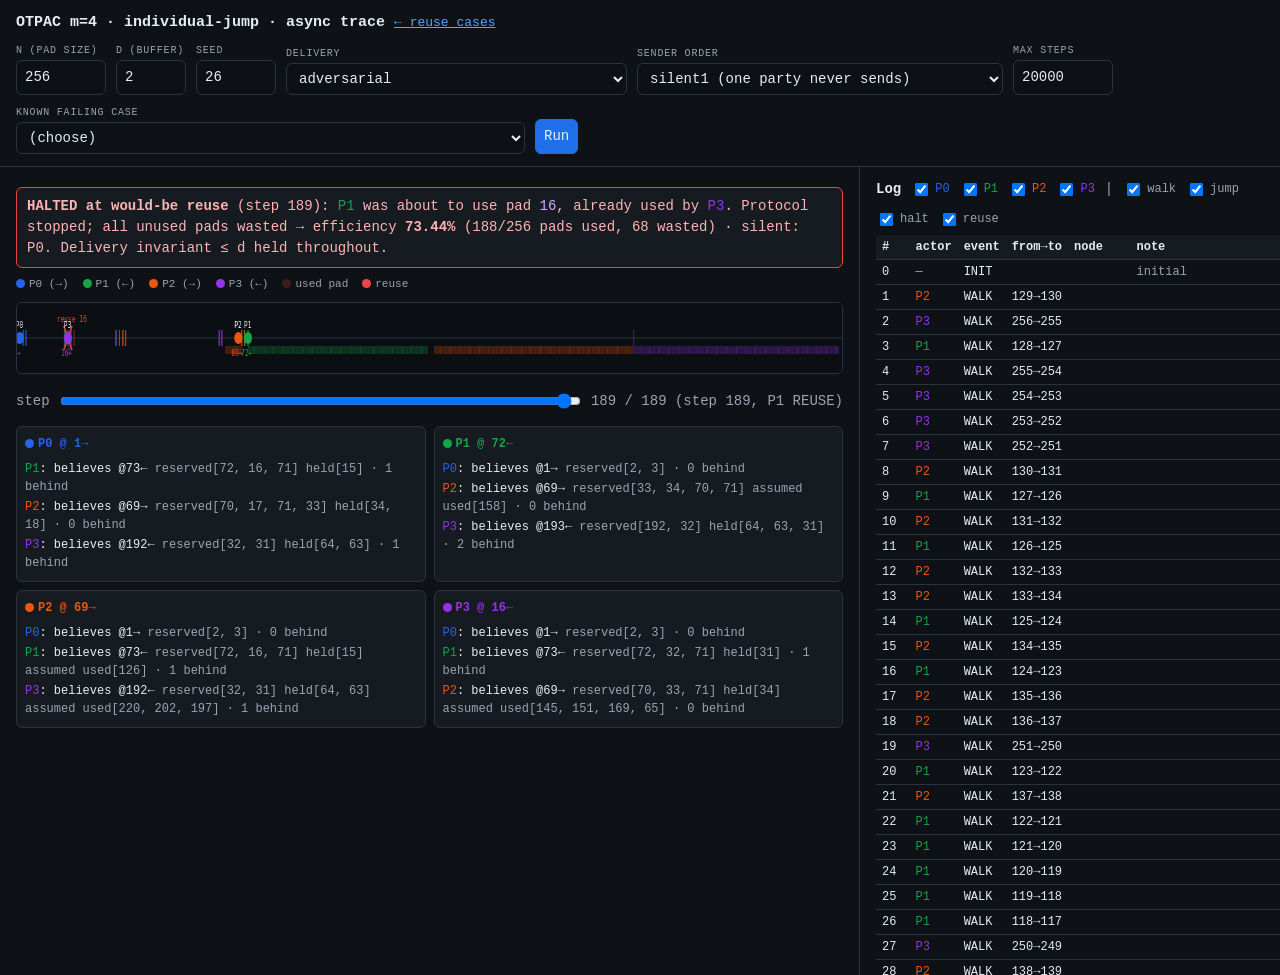
<file: otpac_m4/review/otpac_trace.html>
<!DOCTYPE html>
<html lang="en">
<head>
<meta charset="utf-8">
<meta name="viewport" content="width=device-width, initial-scale=1">
<title>OTPAC m=4 — individual-jump trace</title>
<style>
  :root{
    --p0:#2563eb; --p1:#16a34a; --p2:#ea580c; --p3:#9333ea;
    --bg:#0e1116; --panel:#161b22; --line:#2d333b; --ink:#e6edf3; --ink2:#9aa4b2;
    --used:#3b1d1d; --reuse:#ef4444;
  }
  *{box-sizing:border-box}
  body{margin:0;background:var(--bg);color:var(--ink);font:14px/1.5 ui-monospace,SFMono-Regular,Menlo,Consolas,monospace}
  header{padding:12px 16px;border-bottom:1px solid var(--line)}
  h1{font-size:15px;margin:0 0 8px}
  .controls{display:flex;flex-wrap:wrap;gap:10px;align-items:end}
  .fld{display:flex;flex-direction:column;gap:2px}
  .fld label{font-size:10px;letter-spacing:.08em;text-transform:uppercase;color:var(--ink2)}
  input,select,button{background:#0d1117;color:var(--ink);border:1px solid var(--line);border-radius:6px;padding:6px 8px;font:inherit}
  button{cursor:pointer;background:#1f6feb;border-color:#1f6feb}
  button:hover{background:#388bfd}
  main{display:grid;grid-template-columns:1fr 420px;gap:0;height:calc(100vh - 92px)}
  #left{overflow:auto;padding:12px 16px;border-right:1px solid var(--line)}
  #right{overflow:auto;padding:12px 16px}
  .p0{color:var(--p0)} .p1{color:var(--p1)} .p2{color:var(--p2)} .p3{color:var(--p3)}
  .dot{display:inline-block;width:9px;height:9px;border-radius:50%;vertical-align:middle;margin-right:4px}
  .b0{background:var(--p0)} .b1{background:var(--p1)} .b2{background:var(--p2)} .b3{background:var(--p3)}
  .status{margin:8px 0;padding:8px 10px;border:1px solid var(--line);border-radius:6px;background:var(--panel)}
  .status.reuse{border-color:var(--reuse);color:#ffb4b4}
  .status.clean{border-color:#2ea043;color:#9be7a6}
  /* pad strip */
  #strip{margin:10px 0;border:1px solid var(--line);border-radius:6px;overflow:hidden}
  #stripCanvas{display:block;width:100%;height:70px;background:#0b0e13}
  .legend{display:flex;gap:14px;flex-wrap:wrap;margin:6px 0;font-size:11px;color:var(--ink2)}
  /* per-party views */
  .views{display:grid;grid-template-columns:1fr 1fr;gap:8px;margin-top:8px}
  .view{border:1px solid var(--line);border-radius:6px;background:var(--panel);padding:8px}
  .view h3{margin:0 0 6px;font-size:12px}
  .view .row{font-size:12px;padding:1px 0}
  .view .buf{color:var(--ink2)}
  .mut{color:var(--ink2)}
  /* log */
  .logtools{display:flex;flex-wrap:wrap;gap:10px;align-items:center;margin-bottom:6px}
  .logtools label{font-size:12px;color:var(--ink2);display:flex;gap:4px;align-items:center}
  table{width:100%;border-collapse:collapse;font-size:12px}
  th,td{text-align:left;padding:3px 6px;border-bottom:1px solid var(--line);white-space:nowrap}
  th{position:sticky;top:0;background:var(--panel);z-index:1}
  tr.sel{background:#132132}
  tr.evReuse td{background:#3b1414;color:#ffb4b4}
  tr.evJump td{font-weight:700}
  tr:hover td{background:#0f1620;cursor:pointer}
  .pill{display:inline-block;padding:0 6px;border-radius:10px;font-size:10px;border:1px solid var(--line)}
  .scrub{display:flex;gap:8px;align-items:center;margin:6px 0}
  .scrub input[type=range]{flex:1}
  code{color:#d2a8ff}
</style>
</head>
<body>
<header>
  <h1>OTPAC m=4 · individual-jump · async trace <a href="index.html" style="font-size:13px;color:#58a6ff;font-weight:400">← reuse cases</a></h1>
  <div class="controls">
    <div class="fld"><label>N (pad size)</label><input id="inN" type="number" value="256" min="16" style="width:90px"></div>
    <div class="fld"><label>d (buffer)</label><input id="inD" type="number" value="2" min="1" style="width:70px"></div>
    <div class="fld"><label>seed</label><input id="inSeed" type="number" value="26" style="width:80px"></div>
    <div class="fld"><label>delivery</label>
      <select id="inMode">
        <option value="instant">instant (synchronous)</option>
        <option value="worst">worst (latest legal, FIFO)</option>
        <option value="random">random (≤d)</option>
        <option value="adversarial" selected>adversarial</option>
        <option value="lifo">lifo (newest released first)</option>
        <option value="randcap">randcap (random msg released)</option>
        <option value="shuffle">shuffle (random early, random order)</option>
        <option value="target-sender">target-sender (one sender delayed)</option>
        <option value="target-recv">target-recv (one recipient delayed)</option>
      </select>
    </div>
    <div class="fld"><label>sender order</label>
      <select id="inPick">
        <option value="random">random</option>
        <option value="rr">round-robin</option>
        <option value="flood">flood (P0 first)</option>
        <option value="flood-rev">flood-rev (P3 first)</option>
        <option value="skew">skew (one party 70%)</option>
        <option value="arena-skew">arena-skew (one arena 80%)</option>
        <option value="burst">burst (runs of up to 3d)</option>
        <option value="silent1" selected>silent1 (one party never sends)</option>
        <option value="silent2">silent2 (two parties never send)</option>
        <option value="pair-alt">pair-alt (one pair, then the other)</option>
        <option value="greedy-gap">greedy-gap (closest-to-collision first)</option>
        <option value="stale-max">stale-max (most-undelivered first)</option>
      </select>
    </div>
    <div class="fld"><label>max steps</label><input id="inMax" type="number" value="20000" style="width:100px"></div>
    <div class="fld"><label>known failing case</label>
      <select id="inCase">
        <option value="">(choose)</option>
        <option value="256,2,26,adversarial,silent1">256 · d2 · seed 26 · adversarial · silent1 (step 189)</option>
        <option value="256,2,64,randcap,silent1">256 · d2 · seed 64 · randcap · silent1 (step 190)</option>
        <option value="256,2,24,worst,skew">256 · d2 · seed 24 · worst · skew (step 208)</option>
        <option value="256,2,39,adversarial,arena-skew">256 · d2 · seed 39 · adversarial · arena-skew (step 211)</option>
        <option value="256,2,63,worst,greedy-gap">256 · d2 · seed 63 · worst · greedy-gap (step 218)</option>
      </select>
    </div>
    <button id="run">Run</button>
  </div>
</header>

<main>
  <div id="left">
    <div id="statusBox" class="status mut">Set inputs and press Run.</div>

    <div class="legend">
      <span><span class="dot b0"></span>P0 (→)</span>
      <span><span class="dot b1"></span>P1 (←)</span>
      <span><span class="dot b2"></span>P2 (→)</span>
      <span><span class="dot b3"></span>P3 (←)</span>
      <span><span class="dot" style="background:#3b1d1d"></span>used pad</span>
      <span><span class="dot" style="background:#ef4444"></span>reuse</span>
    </div>

    <div id="strip"><canvas id="stripCanvas" width="1200" height="70"></canvas></div>

    <div class="scrub">
      <span class="mut">step</span>
      <input id="scrub" type="range" min="0" max="0" value="0">
      <span id="scrubLbl" class="mut">0 / 0</span>
    </div>

    <div class="views" id="views"></div>
  </div>

  <div id="right">
    <div class="logtools">
      <strong>Log</strong>
      <label><input type="checkbox" class="fp" value="0" checked><span class="p0">P0</span></label>
      <label><input type="checkbox" class="fp" value="1" checked><span class="p1">P1</span></label>
      <label><input type="checkbox" class="fp" value="2" checked><span class="p2">P2</span></label>
      <label><input type="checkbox" class="fp" value="3" checked><span class="p3">P3</span></label>
      <span class="mut">|</span>
      <label><input type="checkbox" class="ft" value="WALK" checked>walk</label>
      <label><input type="checkbox" class="ft" value="JUMP" checked>jump</label>
      <label><input type="checkbox" class="ft" value="HALT" checked>halt</label>
      <label><input type="checkbox" class="ft" value="REUSE" checked>reuse</label>
    </div>
    <table id="logTable"><thead><tr>
      <th>#</th><th>actor</th><th>event</th><th>from→to</th><th>node</th><th>note</th>
    </tr></thead><tbody id="logBody"></tbody></table>
  </div>
</main>

<script>
"use strict";
// ======================= ENGINE (identical to otpac_m4.js) =======================
// ===========================================================================
// Asynchronous m=4 OTPAC simulator -- INDIVIDUAL-JUMP design.
//
// RULES:
//  1. Own Send / security: use pos+dir only if it is in NO reserved buffer and
//     not used; else jump; else halt.
//  2. Jump target = BSP node (M,M+1); right-mover -> M+1, left-mover -> M;
//     direction preserved; root-most not-fully-occupied node.
//  3. Jump validity: >2d free pads on BOTH sides of the node, measured OUTSIDE the node.
//     A pad in another party's reserved/held buffer counts as taken, so the check runs
//     from that party's furthest reserved pad, not from its believed position (option
//     frontOnly=true checks only the lander's front side; off since 2026-11-06). On
//     the lander's back side (the partner slot's side), pads merely reserved for
//     parties moving the opposite way (away from the node) do not count;
//     positions and used pads always count.
//  4. Predictions are RECOMPUTED fresh on any occupancy change (walk-predicted
//     pads are additionally held, Rule 9).
//  5. Reservations are DISJOINT: a pad reserved for one party is not reserved
//     for another (prediction treats others' buffers as obstacles too).
//  6. Speculative-jumpspot invalidation: a jumpspot is PREDICTED only while it
//     passes Rule 3; once an approaching party breaks its clearance it is no
//     longer predicted for new reservations (a pad already reserved for it stays
//     held under Rule 9 until the party's messages prove it unused).
//  7. On every Receive, re-validate ALL tracked parties' buffers, not just the
//     sender's.
//  8. Message order (header carries a per-sender message #):
//     (a) an OLDER message only marks its pad used -- it never moves the
//         sender's believed position backward;
//     (b) a NEWER message that skips k numbers means the sender used k pads on
//         the way; those pads are marked occupied, carefully around jumps:
//         only the reservation if the sender provably followed it, only the
//         straight-line pads if it provably walked, and for an unforeseen jump
//         every pad it could have used (see assumeSkipped).
//  9. Sticky reservations: a predicted pad (walk or jump) stays reserved until
//     all of the party's messages up to the one it was predicted for have arrived
//     or been accounted for by Rule 8(b) (then it is known used or proven unused).
// 10. (removed 2026-10-17) Shared slot assignment by party priority. It made a party
//     ignore the predicted landing of a lower-priority party and land on that slot
//     itself, which caused reuses when the other party had already jumped. Kept as an
//     option (sharedSlots, default OFF) for comparison runs only.
// 11. (removed 2026-11-04) Keep your own next pad: an observer never predicted another
//     party into its own next pad. With the observer's own position kept current (bug fix
//     2026-10-21) it caused walking collisions: two parties walking toward each other each
//     kept the pad between them and both used it. Kept as option contested="always"
//     (default "off") for comparison runs only.
// 13. Legal landings only (selfAhead, default ON): an observer never predicts another party
//     to land on one of the observer's own next d pads, and every prediction is recomputed
//     after each move (the observer's own included). "reserved" = current legal prediction;
//     pads reserved earlier stay "held" until resolved (Rule 9). Neither is ever used (R1).
// 12. Halt-all (Prof. Di Crescenzo, 2026-11-04): when any party cannot send (no valid
//     jumpspot), the whole protocol halts and all remaining pads count as wasted. This is
//     enforced by the drivers (test suite, tracer, visualizer), not by this engine.
// 15. Own reservation (selfRes, default ON, Aman 2026-11-06): every observer also reserves its
//     OWN next d pads (walking, or its jump landing and the walk after it), computed in its
//     place in the priority order P0, P1, P2, P3. Lower-priority parties are never predicted
//     to land on them, so a party about to jump keeps the jumpspot everyone else predicts
//     for it instead of leaving it to a same-direction party that jumps after it.
//     Like the reservations others make for it (Rule 14), it covers both timelines (walk W and,
//     when an opposite-direction party's walk blocks it, jump J), and earlier own reservations
//     stay held until the observer has sent the message they were predicted for.
// 16. Free held jump pads once the jump is known (freeHeld, default ON, Aman 2026-11-06): when
//     observer Y has received X's messages up to and including one that shows X jumped (its
//     pad is not the next pad of the one before), Y knows for sure where X landed, so every
//     pad Y still holds for X from an earlier jump prediction (landing pads and the walk after
//     them) is freed. Y does not free anything while it might still be missing X's jump.
// 17. Hold the walk after a held jumpspot (holdAfterJump, default ON, Aman 2026-11-06): when Y
//     predicts X lands on pad q, Y also holds the d-1 pads after q in X's direction (the pads X
//     walks to right after landing), each for the following message number. They stay held
//     until Y knows X did not go there (Rule 16).
// 18. Keep held jump pads until the jump is known (keepJumpHeld, default ON, Aman 2026-11-06):
//     a held landing pad (and the pads held after it, Rule 17) is NOT released just because
//     the message number it was predicted for turned out to be a walk; X may still make that
//     jump on a later message. It is released only by Rule 16 (X's real jump is known) or
//     when the pad is used.
// 19. Shared pad -> also reserve the way around it (conflictAlt, default ON, Aman 2026-11-06):
//     if a pad Y predicts for X is also reserved or held for another party in Y's view, X may
//     have to step around it (R1), so Y also reserves X's path that respects every buffer,
//     usually a jump, in addition to X's walk and jump timelines.
// ===========================================================================

function bspNodes(n){                      // static BSP center-pad pairs, root-first
  const out=[]; const q=[[1,n]];
  while(q.length){const [L,R]=q.shift();const M=(L+R)>>1;
    if(M>L&&M<R){out.push(M);if(R-L>=2){q.push([L,M-1]);q.push([M+1,R]);}}}
  return out;
}

function initWorld(n,d,m){
  m=m||4; const parties=[]; const arenas=m/2, aw=Math.floor(n/arenas);
  for(let a=0;a<arenas;a++){
    const L=a*aw+1, R=(a===arenas-1)?n:(a+1)*aw;
    parties.push({id:2*a,   pos:L, dir:+1, halted:false, sent:0});
    parties.push({id:2*a+1, pos:R, dir:-1, halted:false, sent:0});
  }
  return {n,d,m,parties,used:new Map(),nodes:bspNodes(n)};
}

// Options (both ON by default; switchable for comparison runs):
//   sticky      -- Rule 9: predicted reservations are held until proven resolved
//   stickyJumps -- apply Rule 9 to jump-predicted pads too (default ON); OFF = those
//                  follow the older Rule 6 (dropped as soon as the prediction changes)
//   oppExempt -- Rule 3 refinement: on the lander's back side, pads merely reserved for
//                parties moving the opposite way (away from the node) are not obstacles
const OPT={sticky:true, oppExempt:true, stickyJumps:true, sharedSlots:false, contested:"off", backPass:false, fallback:"off", frontOnly:false, selfAhead:true, twoTimelines:true, selfRes:true, freeHeld:true, holdAfterJump:true, keepJumpHeld:true, conflictAlt:true};
// twoTimelines -- (ON by default, Aman 2026-11-04) Rule 14. When two parties approach head-on and their
//             predicted pads overlap, the order in which they will meet is unknown, so an
//             observer reserves BOTH timelines for each of them: (W) the walk timeline, where
//             K walks on regardless of opposite-direction reservations (the contested pads are
//             reserved for both), and (J) the jump timeline, where the opponent's walk timeline
//             (or the observer's own next d pads, if the observer is the opponent) blocks K and
//             K jumps; K's jumpspot is reserved. Both stay held (Rule 9) until K's messages
//             resolve them. Rule 8(b) matches a skipped message against either timeline.
// selfAhead -- (ON by default since 2026-11-04, Aman) when an observer predicts another party's
//             LANDING, its own next d pads (the pads it will walk into) are not legal landing
//             slots and count as occupied for that node's clearance. Walking predictions are
//             unchanged. Drivers also recompute every prediction after a party's own move,
//             so "reserved" always holds only currently legal spots; earlier reservations stay
//             in "held" (Rule 9) and are never used.
// frontOnly -- (OFF by default again since 2026-11-06, Aman: a lander must also check its back
//             side, where a same-direction party may be walking toward the node) Rule 3 checks only the lander's FRONT side, the
//             side it will walk into (left of the node for a left-mover, right for a right-mover);
//             the back side, behind the lander, is not checked.
// fallback -- (experimental) when an observer predicts party K and K must jump but no node is
//             valid in the observer's view, the observer still reserves ONE pad for K: K's
//             landing slot at its next jumpspot, since K (or another observer) may have seen that
//             node as valid. "first": root-most node whose slot is free, clearance ignored;
//             "best": the node with free slot and the most clearance (min of both sides).
// backPass -- Rule 3 extension (experimental): on the lander's BACK side, used pads and the
//             positions of parties moving away from the node do not count as obstacles
//             either (only parties that could come towards the landing matter).
// contested -- Rule 11 (experimental): a party does not give its OWN next pad away. When the
//              observer's next pad is also the next pad another party K is predicted to walk
//              into, the observer does not predict K into it ("always": every party keeps its
//              own next pad; "low"/"high": only if it has the lower/higher id). The pad stays
//              reserved for whoever others have been holding it for (Rule 9), so the party that
//              arrived later is the one that jumps. "off" = old behaviour.
// sharedSlots -- old Rule 10 (REMOVED, option OFF by default): jump LANDING slots are assigned in one fixed priority order
//                (party id: P0 first), the observer's own landing included.
function setOptions(o){ Object.assign(OPT,o); }

// --- OWN-MOVE occupancy: what a sender must NOT write. Union of used pads,
// every tracked party's confirmed position, and every tracked party's reserved
// buffer (all of them = the security check), plus the sender's own position.
// resDir: pad -> direction of the party it is reserved for, only for pads that are
// blocked SOLELY by a reservation (not used, not anyone's position).
function occupancy(view){
  const blocked=new Set(), owner=new Map(), hard=new Set(), resDir=new Map();
  for(const [id,o] of view.others){
    if(typeof id!=="number") { for(const b of o.buf) blocked.add(b); continue; }
    blocked.add(o.pos); hard.add(o.pos); owner.set(o.pos,id);
    for(const b of o.buf){ blocked.add(b); if(!owner.has(b)) owner.set(b,id); if(!resDir.has(b)) resDir.set(b,o.dir); }
  }
  blocked.add(view.self.pos); hard.add(view.self.pos);
  if(view.used) for(const u of view.used){ blocked.add(u); hard.add(u); if(!owner.has(u)) owner.set(u,'used'); }
  for(const h of hard) resDir.delete(h);
  return {blocked,owner,resDir};
}

// --- reservedBy: pads reserved (undelivered) for SOME OTHER party in this view,
// used by the driver's badWrite assertion (a sender must never pick one).
function buildBlocked(view,n){
  const reservedBy=new Map();
  for(const [id,o] of view.others){
    if(typeof id!=="number") continue;
    for(const b of o.buf){ if(!reservedBy.has(b)) reservedBy.set(b,id); }
  }
  return {reservedBy};
}

// --- PREDICTION occupancy for party K. Obstacles are: used pads, every OTHER
// tracked party's confirmed position, the observer's own position, AND every
// OTHER party's reserved buffer -- so a pad already reserved for another party
// is NOT reserved again for K (reservations are DISJOINT). `extra` = pads already
// placed in K's own buffer this pass. Returns {blocked, resDir} (see occupancy).
function predBlocked(view,k,extra,skipDir){
  const blocked=new Set(), hard=new Set(), resDir=new Map();
  if(view.used) for(const u of view.used){ blocked.add(u); hard.add(u); }
  for(const [id,o] of view.others){
    if(id===k||typeof id!=="number") continue;
    blocked.add(o.pos); hard.add(o.pos);
    if(skipDir!==undefined && o.dir===skipDir) continue;   // Rule 14 walk timeline: ignore opposite-direction reservations
    for(const b of o.buf){ blocked.add(b); if(!resDir.has(b)) resDir.set(b,o.dir); }   // disjoint reservations
  }
  blocked.add(view.self.pos); hard.add(view.self.pos);
  if(extra) for(const e of extra){ blocked.add(e); hard.add(e); }
  for(const h of hard) resDir.delete(h);
  return {blocked,resDir};
}

// the observer's own id = the one party id it does not track
function selfIdOf(view){ for(let i=0;i<=view.others.size;i++) if(!view.others.has(i)) return i; return -1; }

// --- Rule 10: walls for choosing party X's LANDING slot. Starting from the normal
// walls, drop pads that are only LANDING claims of lower-priority parties (id > X;
// they yield to X), and add the observer's own landing claim if the observer has
// higher priority than X. Used pads, positions, X's own pads so far and every
// party's WALKING pads are never dropped.
function landingWalls(view,X,blocked,resDir,extra){
  if(!OPT.sharedSlots) return {blocked,resDir};
  const sid=selfIdOf(view), lb=new Set(blocked), lr=new Map(resDir), prot=new Set();
  if(view.used) for(const u of view.used) prot.add(u);
  prot.add(view.self.pos); if(extra) for(const e of extra) prot.add(e);
  for(const [id,o] of view.others){
    if(typeof id!=="number") continue;
    if(id!==X) prot.add(o.pos);
    for(const b of (o.fwd||[])) if(!(o.landClaim&&o.landClaim.has(b))) prot.add(b);
    if(o.held) for(const [q] of o.held) if(!(o.heldLand&&o.heldLand.has(q))) prot.add(q);
  }
  for(const [id,o] of view.others){
    if(typeof id!=="number"||id===X||id<X) continue;          // only LOWER-priority parties
    if(o.landClaim) for(const q of o.landClaim) if(!prot.has(q)){ lb.delete(q); lr.delete(q); }
    if(o.heldLand)  for(const q of o.heldLand)  if(!prot.has(q)){ lb.delete(q); lr.delete(q); }
  }
  if(view.selfClaim && sid<X) for(const q of view.selfClaim){ lb.add(q); if(!prot.has(q)) lr.set(q,view.self.dir); }
  return {blocked:lb,resDir:lr};
}

// one predicted step for party X: walk if free, else land on the slot Rule 10 gives X
// the observer's own next d pads in its direction, up to the first used pad (option selfAhead)
function selfAheadPads(view,n,d){
  const out=[]; if(!OPT.selfAhead||!view.self||view.self.pos==null) return out;
  let q=view.self.pos;
  for(let i=0;i<d;i++){ q+=view.self.dir; if(q<1||q>n||(view.used&&view.used.has(q))) break; out.push(q); }
  return out;
}
function predStep(view,X,p,dir,blocked,resDir,extra,n,d,nodes){
  const lin=p+dir;
  if(lin>=1 && lin<=n && !blocked.has(lin)) return {pad:lin,jumped:false,face:dir};
  let L=landingWalls(view,X,blocked,resDir,extra);
  const ahead=selfAheadPads(view,n,d);
  if(OPT.selfRes && view.selfRes && view.selfRes.length && X>selfIdOf(view)) for(const q of view.selfRes) if(!ahead.includes(q)) ahead.push(q);   // Rule 15
  if(ahead.length){ const b=new Set(L.blocked), r=new Map(L.resDir); for(const q of ahead){ b.add(q); r.delete(q); } L={blocked:b,resDir:r}; }
  const t=jumpTarget(dir,L.blocked,n,d,nodes,L.resDir,passMap(view));
  return t==null?null:{pad:t,jumped:true,face:dir};
}

// --- Rule 10: the observer's OWN prospective landing (and the walk after it within
// d steps), so that lower-priority parties' predicted landings avoid it.
function computeSelfClaim(view,n,d,nodes){
  if(!OPT.sharedSlots){ view.selfClaim=null; return; }
  const X=selfIdOf(view); let p=view.self.pos, dir=view.self.dir; const fwd=[]; let firstJump=-1;
  for(let s=0;s<d;s++){
    const {blocked,resDir}=occupancy(view); for(const e of fwd) blocked.add(e);
    const st=predStep(view,X,p,dir,blocked,resDir,fwd,n,d,nodes);
    if(!st) break;
    if(st.jumped && firstJump<0) firstJump=fwd.length;
    fwd.push(st.pad); p=st.pad; if(st.jumped) dir=st.face;
  }
  view.selfClaim=new Set(firstJump<0?[]:fwd.slice(firstJump));
}

// Rule 15: the observer's own next d pads from its current view, in both timelines (as others
// reserve them for it, Rule 14): its walk W and, if an opposite-direction party's walk timeline
// blocks it, its jump timeline J. Earlier own reservations stay held until the observer has sent
// the message they were predicted for (or the pad is used).
function computeSelfRes(view,n,d,nodes){
  if(!OPT.selfRes||!view.self||view.self.pos==null){ view.selfRes=null; return; }
  if(view._selfLastPos!==view.self.pos){ if(view._selfLastPos!==undefined) view._selfSent=(view._selfSent||0)+1; view._selfLastPos=view.self.pos; }
  const sent=view._selfSent||0;
  const ownPath=extra=>{ let p=view.self.pos, dir=view.self.dir; const out=[];
    for(let s=0;s<d;s++){
      const {blocked,resDir}=occupancy(view); for(const e of out) blocked.add(e);
      if(extra) for(const q of extra){ if(q!==p){ blocked.add(q); resDir.delete(q); } }
      const st=stepOf(p,dir,blocked,n,d,nodes,resDir,passMap(view));
      if(!st) break; out.push(st.pad); p=st.pad; if(st.jumped) dir=st.face;
    }
    return out; };
  const W=ownPath(null), seqs=[W];
  if(OPT.twoTimelines){
    const block=new Set(), Wc=view._W;
    for(const [id,o] of view.others) if(typeof id==="number" && o.dir===-view.self.dir){
      const wp=(Wc&&Wc.has(id))?Wc.get(id):pathFor(view,id,n,d,nodes,-o.dir,null); for(const q of wp) block.add(q); }
    if(block.size){ const J=ownPath(block); if(J.join()!==W.join()) seqs.push(J); }
  }
  const held=view.selfHeld||(view.selfHeld=new Map());
  for(const sq of seqs) for(let i=0;i<sq.length;i++){ const q=sq[i], s=sent+1+i; if(!(held.get(q)>=s)) held.set(q,s); }
  const out=[]; for(const sq of seqs) for(const q of sq) if(!out.includes(q)) out.push(q);
  for(const [q,s] of [...held]){ if((view.used&&view.used.has(q))||s<=sent) held.delete(q); else if(!out.includes(q)) out.push(q); }
  view.selfRes=out;
}
// recompute every party in priority order (P0 first), the observer's own claim in its place
function refreshAll(view,n,d,nodes){
  const sid=selfIdOf(view), N=view.others.size+1;
  if(OPT.twoTimelines){                    // Rule 14: every party's walk timeline, once per pass
    view._W=new Map(); for(const [id,o] of view.others) if(typeof id==="number") view._W.set(id,pathFor(view,id,n,d,nodes,-o.dir,null));
  }
  for(let id=0;id<N;id++){ if(id===sid){ computeSelfClaim(view,n,d,nodes); computeSelfRes(view,n,d,nodes); } else if(view.others.has(id)) refreshBuffer(view,id,n,d,nodes); }
  view._W=null;
}

// --- root-most not-fully-occupied node, default side by dir, >2d clearance
// measured OUTSIDE the node's own two pads.
//   FRONT side (the side the lander travels toward): every obstacle counts.
//   BACK side (where the node's partner slot is): pads merely RESERVED for parties
//     moving the OPPOSITE way -- i.e. away from this node -- do not count (e.g. a
//     right-mover predicted to land on the partner slot M+1 and walk right does not
//     invalidate M for a left-mover). Positions and used pads always count.
// A jumpspot is VALID only while this returns it; when an approaching party
// breaks the clearance it returns a different node or null (Rule 6).
function passMap(view){
  if(!OPT.backPass||!view) return null;
  const m=new Map();
  for(const [id,o] of view.others) if(typeof id==="number") m.set(o.pos,o.dir);
  m.set(view.self.pos,view.self.dir);
  if(view.used) for(const u of view.used) m.set(u,0);
  return m;
}
function jumpTarget(dir,blocked,n,d,nodes,resDir,pass){
  for(const M of nodes){
    const left=M,right=M+1; if(right>n) continue;
    if(blocked.has(left)&&blocked.has(right)) continue;   // fully occupied -> descend
    const cand = dir===+1 ? right : left;
    if(blocked.has(cand)) continue;                       // my slot taken -> descend
    const front = dir===+1 ? clearOutside(right,+1,blocked,n) : clearOutside(left,-1,blocked,n);
    const back = (OPT.oppExempt && resDir)
      ? (dir===+1 ? clearOutsideExempt(left,-1,blocked,n,resDir,-dir,pass) : clearOutsideExempt(right,+1,blocked,n,resDir,-dir,pass))
      : (dir===+1 ? clearOutside(left,-1,blocked,n) : clearOutside(right,+1,blocked,n));
    if(front > 2*d && (OPT.frontOnly || back > 2*d)) return cand;
  }
  return null;                                            // no valid node -> halt
}
// fallback jumpspot for a party with no valid node (option `fallback`)
function fallbackTarget(dir,blocked,n,d,nodes,resDir,pass,mode){
  let best=null, bestScore=-1;
  for(const M of nodes){
    const left=M,right=M+1; if(right>n) continue;
    if(blocked.has(left)&&blocked.has(right)) continue;
    const cand = dir===+1 ? right : left;
    if(blocked.has(cand)) continue;
    if(mode==="first") return cand;
    const front = dir===+1 ? clearOutside(right,+1,blocked,n) : clearOutside(left,-1,blocked,n);
    const back = (OPT.oppExempt && resDir)
      ? (dir===+1 ? clearOutsideExempt(left,-1,blocked,n,resDir,-dir,pass) : clearOutsideExempt(right,+1,blocked,n,resDir,-dir,pass))
      : (dir===+1 ? clearOutside(left,-1,blocked,n) : clearOutside(right,+1,blocked,n));
    const sc=OPT.frontOnly?front:Math.min(front,back); if(sc>bestScore){bestScore=sc; best=cand;}
  }
  return best;
}
function clearOutside(edge,step,blocked,n){let c=0,q=edge+step;while(q>=1&&q<=n&&!blocked.has(q)){c++;q+=step;}return c;}
// as clearOutside, but a pad reserved for a party moving in `awayDir` is treated as free
function clearOutsideExempt(edge,step,blocked,n,resDir,awayDir,pass){let c=0,q=edge+step;
  while(q>=1&&q<=n&&(!blocked.has(q)||resDir.get(q)===awayDir||(pass&&pass.has(q)&&(pass.get(q)===0||pass.get(q)===awayDir)))){c++;q+=step;}return c;}
function clearance(p,step,blocked,n){let c=0,q=p+step;while(q>=1&&q<=n&&!blocked.has(q)){c++;q+=step;}return c;}

// --- one step of a path: WALK if next linear pad free of `blocked`, else JUMP
// to the root-most VALID node. Returns {pad, jumped, face} or null (halt).
function stepOf(pos,dir,blocked,n,d,nodes,resDir,pass){
  const lin=pos+dir;
  if(lin>=1 && lin<=n && !blocked.has(lin)) return {pad:lin,jumped:false,face:dir};  // walk
  const t=jumpTarget(dir,blocked,n,d,nodes,resDir,pass);                              // overlap -> jump
  if(t==null) return null;
  return {pad:t,jumped:true,face:dir};
}

// Public: a party's OWN next move, from its view (union-of-buffers occupancy).
function nextSlot(pos,dir,view,n,d,nodes){
  const {blocked,resDir}=occupancy(view);
  return stepOf(pos,dir,blocked,n,d,nodes,resDir,passMap(view));
}

// --- K's reserved buffer = FRESH prediction + HELD (sticky) pads.
//   fwd: K's next d pads from K's confirmed position, jump-aware, recomputed on
//        every occupancy change. Jump-predicted pads (a landing and the walk after
//        it) live only here, so an invalidated jumpspot drops (Rule 6).
//   held (Rule 9): every predicted pad (with stickyJumps OFF: only those before the
//        first predicted jump) is also remembered with the message # it was
//        predicted for, and stays reserved until all of K's messages up to that #
//        have arrived or been accounted for (then it is known used or proven unused).
// Rule 14: K's predicted path under a given set of extra obstacles / ignored reservations.
function pathFor(view,k,n,d,nodes,skipDir,extraBlock){
  const ko=view.others.get(k); let p=ko.pos, dir=ko.dir; const fwd=[];
  for(let s=0;s<d;s++){
    const {blocked,resDir}=predBlocked(view,k,fwd,skipDir);
    if(extraBlock) for(const q of extraBlock){ if(q!==p){ blocked.add(q); resDir.delete(q); } }
    const st=predStep(view,k,p,dir,blocked,resDir,fwd,n,d,nodes);
    if(!st) break;
    fwd.push(st.pad); p=st.pad; if(st.jumped) dir=st.face;
  }
  return fwd;
}
// the observer's own next d pads, regardless of selfAhead (Rule 14 jump timeline)
function ownAhead(view,n,d){
  const out=[]; if(!view.self||view.self.pos==null) return out; let q=view.self.pos;
  for(let i=0;i<d;i++){ q+=view.self.dir; if(q<1||q>n||(view.used&&view.used.has(q))) break; out.push(q); }
  return out;
}
function refreshTimelines(observerView,k,n,d,nodes){
  const ko=observerView.others.get(k), dir=ko.dir;
  const Wc=observerView._W, wOf=(id,o)=>(Wc&&Wc.has(id))?Wc.get(id):pathFor(observerView,id,n,d,nodes,-o.dir,null);
  const W=wOf(k,ko);                                                    // walk timeline
  const block=new Set();
  for(const [id,o] of observerView.others) if(id!==k && typeof id==="number" && o.dir===-dir)
    for(const q of wOf(id,o)) block.add(q);                             // opponents' walk timelines
  if(observerView.self && observerView.self.dir===-dir) for(const q of ownAhead(observerView,n,d)) block.add(q);
  const J=pathFor(observerView,k,n,d,nodes,undefined,block);           // jump timeline
  const seqs=[J]; if(W.join()!==J.join()) seqs.push(W);
  if(OPT.conflictAlt){                                                 // Rule 19
    const inOther=q=>{ for(const [id,o] of observerView.others) if(id!==k && typeof id==="number" && o.buf && o.buf.includes(q)) return true; return false; };
    if(W.some(inOther)||J.some(inOther)){
      const K=pathFor(observerView,k,n,d,nodes,undefined,null);        // X respecting every buffer: steps around the shared pad
      if(K.length && !seqs.some(sq=>sq.join()===K.join())) seqs.push(K);
    }
  }
  const fwd=[]; for(const sq of seqs) for(const q of sq) if(!fwd.includes(q)) fwd.push(q);
  ko.seqs=seqs; ko.fwd=fwd; ko.landClaim=new Set();
  const buf=fwd.slice();
  if(OPT.sticky){
    const held=ko.held||(ko.held=new Map()), heldLand=ko.heldLand||(ko.heldLand=new Set());
    const last=ko.lastNum||0;
    for(const sq of seqs) for(let i=0;i<sq.length;i++){ const q=sq[i], s=last+1+i; if(!(held.get(q)>=s)) held.set(q,s); }
    const used=observerView.used;
    const heldJump=ko.heldJump||(ko.heldJump=new Set());                 // held pads from jump predictions (Rule 16)
    for(const sq of seqs){ let prev=ko.pos, jumped=false; for(const q of sq){ if(q!==prev+dir) jumped=true; if(jumped) heldJump.add(q); prev=q; } }
    if(OPT.holdAfterJump) for(const sq of seqs){                         // Rule 17
      let prev=ko.pos;
      for(let i=0;i<sq.length;i++){
        const q=sq[i];
        if(q!==prev+dir) for(let j=1;j<d;j++){                           // q is a landing
          const r=q+j*dir, s=last+1+i+j;
          if(r<1||r>n||(used&&used.has(r))) break;
          if(!(held.get(r)>=s)) held.set(r,s); heldJump.add(r);
        }
        prev=q;
      }
    }
    for(const [q] of held){ if(used&&used.has(q)){ held.delete(q); heldLand.delete(q); heldJump.delete(q); } else if(!buf.includes(q)) buf.push(q); }
    for(const q of [...heldJump]) if(!held.has(q)) heldJump.delete(q);
  }
  ko.buf=buf;
}
function refreshBuffer(observerView,k,n,d,nodes){
  const ko=observerView.others.get(k);
  if(!ko) return;
  if(OPT.twoTimelines) return refreshTimelines(observerView,k,n,d,nodes);
  ko.seqs=null;
  let p=ko.pos, dir=ko.dir;
  const fwd=[]; let firstJump=-1;
  // Rule 11: the observer keeps its own next pad if it has priority over K
  let keep=null;
  if(OPT.contested!=="off"){
    const sid=selfIdOf(observerView), sn=observerView.self.pos+observerView.self.dir;
    const prio = OPT.contested==="always" ? true : OPT.contested==="low" ? sid<k : sid>k;
    if(prio && sn>=1 && sn<=n && !(observerView.used&&observerView.used.has(sn))) keep=sn;
  }
  for(let s=0;s<d;s++){
    const {blocked,resDir}=predBlocked(observerView,k,fwd);
    if(keep!==null){ blocked.add(keep); resDir.delete(keep); }
    const st=predStep(observerView,k,p,dir,blocked,resDir,fwd,n,d,nodes);
    if(!st){                             // K would halt here -> predict nothing further
      if(OPT.fallback!=="off"){          // ...except one pad at K's next jumpspot (option fallback)
        const fb=fallbackTarget(dir,blocked,n,d,nodes,resDir,passMap(observerView),OPT.fallback);
        if(fb!=null){ if(firstJump<0) firstJump=fwd.length; fwd.push(fb); }
      }
      break;
    }
    if(st.jumped && firstJump<0) firstJump=fwd.length;
    fwd.push(st.pad);
    p=st.pad; if(st.jumped) dir=st.face;
  }
  ko.fwd=fwd;
  ko.landClaim=new Set(firstJump<0?[]:fwd.slice(firstJump));   // Rule 10: predicted landing (+ walk after it)
  const buf=fwd.slice();
  if(OPT.sticky){
    const held=ko.held||(ko.held=new Map());          // pad -> message # it was predicted for
    const heldLand=ko.heldLand||(ko.heldLand=new Set());  // held pads that were predicted LANDING pads
    const last=ko.lastNum||0, lin=(OPT.stickyJumps||firstJump<0)?fwd.length:firstJump;
    for(let i=0;i<lin;i++){ const q=fwd[i], s=last+1+i; if(!(held.get(q)>=s)) held.set(q,s);
      if(firstJump>=0 && i>=firstJump) heldLand.add(q); else heldLand.delete(q); }
    const used=observerView.used;
    for(const [q] of held){ if(used&&used.has(q)){ held.delete(q); heldLand.delete(q); } else if(!buf.includes(q)) buf.push(q); }
  }
  ko.buf=buf;
}

// --- RECEIVE: observer hears party `fromId` used pad `pad` moving `dir`, in
// that party's message number `num` (header = sender, pad, message #).
//
//   OLDER message (num <= highest # already received from this sender):
//     only mark `pad` as used. The believed position/direction do NOT move
//     (an older message must never move a party backward).
//   NEWER message that skips k numbers (num = last + 1 + k):
//     the party must have used k pads to get here, so the first k pads of the
//     current reservation for it are ASSUMED OCCUPIED (marked used). Then the
//     believed position/direction move to `pad`.
//
// Then RE-VALIDATE EVERY tracked party's buffer, because this move may have
// invalidated another party's speculative jumpspot or freed pads it can now
// reserve. (If `num` is omitted, falls back to the old behaviour: always move.)
function deliverBuffer(observerView,fromId,pad,dir,n,d,nodes,num){
  const o=observerView.others.get(fromId);
  if(!o) return;
  if(o.startPos===undefined) o.startPos=o.pos;                      // Rule 16: X's position before its message 1
  if(observerView.used) observerView.used.add(pad);
  const last=o.lastNum||0;
  const recv=o.recv||(o.recv=new Set());
  if(num===undefined || num>last){
    if(num!==undefined){
      const k=num-last-1;                                    // messages skipped
      if(k>0){
        // Rule 8(b) marks every pad the skipped messages could have used; if that
        // accounting is complete, the skipped numbers count as resolved (Rule 9).
        const accounted=assumeSkipped(observerView,o,pad,k,n);
        if(accounted) for(let c=last+1;c<num;c++) recv.add(c);
      }
      o.lastNum=num;
    }
    o.pos=pad; if(dir!==undefined) o.dir=dir;
  }
  if(num!==undefined){
    // Rule 9: once messages 1..prefix are all received or accounted for, every held
    // pad predicted for a message # <= prefix is resolved (known used, or proven unused).
    recv.add(num);
    o.prefix=o.prefix||0; while(recv.has(o.prefix+1)) o.prefix++;
    if(o.held) for(const [q,s] of o.held) if(s<=o.prefix && !(OPT.keepJumpHeld && o.heldJump && o.heldJump.has(q))){ o.held.delete(q); if(o.heldLand) o.heldLand.delete(q); }
    if(OPT.freeHeld){                                                     // Rule 16
      const pads=o.pads||(o.pads=new Map()); pads.set(num,{pad,dir});
      let jumpKnown=false; o.conf=o.conf||0;
      while(o.conf<o.prefix){
        const c=o.conf+1, cur=pads.get(c), prv=c===1?{pad:o.startPos}:pads.get(c-1);
        if(cur && prv && prv.pad!=null && cur.dir!==undefined && cur.pad!==prv.pad+cur.dir) jumpKnown=true;
        o.conf=c;
      }
      if(jumpKnown && o.held && o.heldJump) for(const q of [...o.heldJump]){ o.held.delete(q); o.heldJump.delete(q); }
    }
  }
  // else: older message -> pad is marked used above; position stays where it is
  refreshAll(observerView,n,d,nodes);   // every party, in priority order (Rule 10)
}

// --- Rule 8(b): party K sent k messages we have not received between its last
// confirmed pad (o.pos) and `pad`. Mark as occupied the pads K used for them.
// K's direction never changes (direction is preserved across jumps).
//  (i)  PREDICTED: `pad` is the (k+1)-th pad of our current reservation for K, so K
//       followed the predicted path (walks and any predicted jump) -> the first k
//       reserved pads are certain.
//  (ii) STRAIGHT WALK: pad = o.pos + (k+1)*dir. A jump can never land there (a
//       landing needs >2d free pads around it), so K walked -> the k pads between
//       are certain, whatever the reservation said.
//  (iii) UNFORESEEN JUMP: K walked j pads (0<=j<=k), jumped, then walked into `pad`;
//       j is unknown, so which pads K used is unknown. Policy (SKIP_JUMP_POLICY):
//         "both"   (default) mark every pad K could have used: the k pads right
//                  after o.pos and the k pads right before `pad` (<= k extra pads);
//         "guided" guess j from our reservation's walk prefix (pads it predicted K
//                  would walk before jumping) and mark only that guess;
//         "none"   mark nothing.
let SKIP_JUMP_POLICY="both";
function setSkipJumpPolicy(p){ SKIP_JUMP_POLICY=p; }
function assumeSkipped(view,o,pad,k,n){
  const dir=o.dir, marks=[]; let kase; const pred=o.fwd||o.buf;   // the fresh prediction, in order
  const hit=(o.seqs||[pred]).find(sq=>sq.length>k && sq[k]===pad);   // Rule 14: either timeline
  if(hit){ kase="predicted"; for(let i=0;i<k;i++) marks.push(hit[i]); }
  else if(pad===o.pos+(k+1)*dir){ kase="straight"; for(let i=1;i<=k;i++) marks.push(o.pos+i*dir); }
  else {
    kase="jump";
    if(SKIP_JUMP_POLICY==="both"){ for(let i=1;i<=k;i++){ marks.push(o.pos+i*dir); marks.push(pad-i*dir); } }
    else if(SKIP_JUMP_POLICY==="guided"){
      let j=0; while(j<k && j<pred.length && pred[j]===o.pos+(j+1)*dir) j++;     // predicted walks before the jump
      for(let i=1;i<=j;i++) marks.push(o.pos+i*dir);                          // pre-jump walks
      for(let i=1;i<=k-j;i++) marks.push(pad-i*dir);                           // landing + walks after it
    }
  }
  for(const q of marks){
    if(q<1||q>n) continue;
    if(view.used) view.used.add(q);
    (o.assumed=o.assumed||[]).push(q);                        // for display
    (o.assumedLog=o.assumedLog||[]).push({pad:q,kase});       // for test statistics
  }
  // complete accounting: the path is certain, or every possible pad was marked
  return kase!=="jump" || SKIP_JUMP_POLICY==="both";
}



if(typeof module!=="undefined") module.exports={bspNodes,initWorld,occupancy,buildBlocked,predBlocked,jumpTarget,stepOf,nextSlot,refreshBuffer,refreshAll,deliverBuffer,setSkipJumpPolicy,setOptions};

// ======================= DRIVER (matches finalcap.js exactly) =======================
function mulberry32(a){return function(){a|=0;a=a+0x6D2B79F5|0;let t=Math.imul(a^a>>>15,1|a);t=t+Math.imul(t^t>>>7,61|t)^t;return((t^t>>>14)>>>0)/4294967296;};}

// Driver = identical logic (and RNG call order) to otpac_test_suite.js, so any
// case from the suite (n,d,seed,mode,schedule) replays here exactly.
// Delivery modes (all keep <= d undelivered per recipient):
//   instant, worst, random, adversarial, lifo, randcap, shuffle, target-sender, target-recv
// Sender schedules: random, rr, flood, flood-rev, skew, arena-skew, burst,
//   silent1, silent2, pair-alt, greedy-gap, stale-max
// HALT-ON-REUSE: if a party is about to use an already-used pad, the whole
// protocol halts before that send; all unused pads count as wasted.
function simulate(n,d,seed,mode,pick,maxSteps){
  const sched=pick;
  const w=initWorld(n,d,4);const rng=mulberry32(seed);
  const aux=mulberry32(((seed*2654435761)>>>0) ^ 0x5bd1e995);
  const ids=w.parties.map(p=>p.id);const P=id=>w.parties.find(p=>p.id===id);
  const targetParty=ids[Math.floor(aux()*4)], fav=ids[Math.floor(aux()*4)], favArena=Math.floor(aux()*2);
  const sil1=ids[Math.floor(aux()*4)], sil2=ids[(ids.indexOf(sil1)+1+Math.floor(aux()*3))%4];
  const silent=new Set(sched==="silent1"?[sil1]:sched==="silent2"?[sil1,sil2]:[]);
  const firstPair=Math.floor(aux()*2);
  const sent={0:[],1:[],2:[],3:[]};const heard={};
  for(const o of w.parties){heard[o.id]={};for(const k of w.parties)if(k.id!==o.id)heard[o.id][k.id]=0;}
  const views=new Map();const inflight=[];
  for(const me of w.parties){const others=new Map();for(const k of w.parties)if(k.id!==me.id)others.set(k.id,{pos:k.pos,dir:k.dir,buf:[]});
    const v={self:{pos:me.pos,dir:me.dir},others,used:new Set()};
    for(const k of w.parties)if(k.id!==me.id)refreshBuffer(v,k.id,n,d,w.nodes);views.set(me.id,v);}
  let g=0;
  function applyRecv(rid,m){const v=views.get(rid),o=v.others.get(m.from);if(!o)return;deliverBuffer(v,m.from,m.pad,m.dir,n,d,w.nodes,m.sseq);heard[rid][m.from]++;}
  function removeSet(del){if(!del.size)return;const keep=inflight.filter(m=>!del.has(m));inflight.length=0;inflight.push(...keep);}
  function deliverBefore(rid){
    if(mode==="random"||mode==="adversarial"){const pe=mode==="random"?0.5:0.1;const del=new Set();
      for(const m of inflight.filter(m=>m.to===rid)){if(rng()<pe){applyRecv(rid,m);del.add(m);}}removeSet(del);}
    else if(mode==="shuffle"){const mine=inflight.filter(m=>m.to===rid);
      for(let i=mine.length-1;i>0;i--){const j=Math.floor(rng()*(i+1));[mine[i],mine[j]]=[mine[j],mine[i]];}
      const del=new Set();for(const m of mine){if(rng()<0.3){applyRecv(rid,m);del.add(m);}}removeSet(del);}
  }
  function deliverAfterSend(){
    if(mode==="instant"){const all=inflight.slice();for(const m of all)applyRecv(m.to,m);inflight.length=0;return;}
    if(mode==="target-sender"){const del=new Set();for(const m of inflight)if(m.from!==targetParty){applyRecv(m.to,m);del.add(m);}removeSet(del);return;}
    if(mode==="target-recv"){const del=new Set();for(const m of inflight)if(m.to!==targetParty){applyRecv(m.to,m);del.add(m);}removeSet(del);return;}
  }
  const capPolicy=(mode==="lifo"||mode==="target-sender"||mode==="target-recv")?"newest":(mode==="randcap"||mode==="shuffle")?"random":"oldest";
  function capQueues(){for(const r of w.parties){let mine=inflight.filter(m=>m.to===r.id);let ex=mine.length-d;if(ex<=0)continue;const del=new Set();
    if(capPolicy==="oldest"){mine.sort((a,b)=>a.gseq-b.gseq);for(let i=0;i<ex;i++){applyRecv(r.id,mine[i]);del.add(mine[i]);}}
    else if(capPolicy==="newest"){mine.sort((a,b)=>b.gseq-a.gseq);for(let i=0;i<ex;i++){applyRecv(r.id,mine[i]);del.add(mine[i]);}}
    else{while(ex>0){const cand=mine.filter(m=>!del.has(m));const m=cand[Math.floor(rng()*cand.length)];applyRecv(r.id,m);del.add(m);ex--;}}
    removeSet(del);}}
  let burstParty=null,burstLeft=0,pairTurn=0;
  function pickNext(steps){
    const live=w.parties.filter(p=>!p.halted&&!silent.has(p.id));if(!live.length)return null;
    const uni=()=>live[Math.floor(rng()*live.length)];
    switch(sched){
      case "random":return uni();
      case "rr":return live[steps%live.length];
      case "flood":return live[0];
      case "flood-rev":return live[live.length-1];
      case "skew":{const f=live.find(p=>p.id===fav);return(f&&rng()<0.7)?f:uni();}
      case "arena-skew":{const inA=live.filter(p=>Math.floor(p.id/2)===favArena),out=live.filter(p=>Math.floor(p.id/2)!==favArena);
        if(inA.length&&(rng()<0.8||!out.length))return inA[Math.floor(rng()*inA.length)];return out.length?out[Math.floor(rng()*out.length)]:uni();}
      case "burst":{if(burstParty&&!burstParty.halted&&burstLeft>0){burstLeft--;return burstParty;}burstParty=uni();burstLeft=Math.floor(rng()*3*d);return burstParty;}
      case "silent1":case "silent2":return uni();
      case "pair-alt":{const pairs=firstPair===0?[[0,1],[2,3]]:[[2,3],[0,1]];
        for(const pr of pairs){const lp=pr.map(P).filter(p=>!p.halted&&!silent.has(p.id));if(lp.length){pairTurn++;return lp[pairTurn%lp.length];}}return uni();}
      case "greedy-gap":{let best=[],bestGap=Infinity;
        for(const p of live){let gap=p.dir>0?(n-p.pos):(p.pos-1);for(const q of w.parties){if(q===p)continue;const s=(q.pos-p.pos)*p.dir;if(s>0&&s<gap)gap=s;}
          if(gap<bestGap){bestGap=gap;best=[p];}else if(gap===bestGap)best.push(p);}
        return best[Math.floor(rng()*best.length)];}
      case "stale-max":{const cnt={};for(const p of live)cnt[p.id]=0;for(const m of inflight)if(cnt[m.from]!==undefined)cnt[m.from]++;
        let mx=-1,best=[];for(const p of live){if(cnt[p.id]>mx){mx=cnt[p.id];best=[p];}else if(cnt[p.id]===mx)best.push(p);}
        return best[Math.floor(rng()*best.length)];}
      default:return uni();
    }
  }
  const roles={target:(mode==="target-sender"||mode==="target-recv")?targetParty:null,silent:[...silent]};

  const events=[];
  function snapshot(){
    const positions={};for(const p of w.parties)positions[p.id]={pos:p.pos,dir:p.dir,halted:p.halted};
    const vv={};for(const o of w.parties){vv[o.id]={};for(const [k,ov] of views.get(o.id).others)vv[o.id][k]={pos:ov.pos,dir:ov.dir,buf:ov.buf.slice(),fwd:(ov.fwd||ov.buf).slice(),held:ov.buf.filter(x=>!(ov.fwd||ov.buf).includes(x)),assumed:(ov.assumed||[]).slice(-4)};}
    const stale={};for(const o of w.parties){stale[o.id]={};for(const k of w.parties)if(k.id!==o.id)stale[o.id][k.id]=sent[k.id].length-heard[o.id][k.id];}
    const usedArr=[...w.used];   // [[pad,owner],...]
    const claim={};for(const o of w.parties)claim[o.id]=[...(views.get(o.id).selfClaim||[])];
    return {positions,views:vv,stale,used:w.used.size,usedArr,claim};
  }
  let steps=0,reuse=null;
  events.push({step:0,type:"INIT",actor:-1,note:"initial",snap:snapshot()});
  while(steps<maxSteps){
    const me=pickNext(steps);if(!me)break;
    const prev=me.pos,pdir=me.dir;
    deliverBefore(me.id);
    const v=views.get(me.id);v.self.pos=me.pos;v.self.dir=me.dir;
    const nx=nextSlot(me.pos,me.dir,v,n,d,w.nodes);steps++;
    if(!nx){me.halted=true;for(const p of w.parties)p.halted=true;events.push({step:steps,type:"HALT",actor:me.id,from:prev,to:prev,note:`no legal jumpspot -> protocol HALTED (Rule 12), ${n-w.used.size} pads wasted`,snap:snapshot()});break;}
    if(w.used.has(nx.pad)){reuse={pad:nx.pad,first:w.used.get(nx.pad),second:me.id,step:steps,wasted:n-w.used.size};
      events.push({step:steps,type:"REUSE",actor:me.id,from:prev,to:nx.pad,jumped:nx.jumped,node:nx.jumped?(pdir>0?nx.pad-1:nx.pad):null,
        note:`would reuse pad ${nx.pad} (used by P${w.used.get(nx.pad)}) -> protocol HALTED, ${n-w.used.size} pads wasted`,snap:snapshot()});break;}
    me.pos=nx.pad;if(nx.jumped)me.dir=nx.face;me.sent++;v.self.pos=me.pos;v.self.dir=me.dir;refreshAll(v,n,d,w.nodes);
    w.used.set(nx.pad,me.id);g++;v.used.add(nx.pad);sent[me.id].push(nx.pad);
    for(const k of w.parties)if(k.id!==me.id)inflight.push({to:k.id,from:me.id,pad:nx.pad,dir:me.dir,gseq:g,sseq:me.sent});
    deliverAfterSend();
    capQueues();
    events.push({step:steps,type:nx.jumped?"JUMP":"WALK",actor:me.id,from:prev,to:nx.pad,
      node:nx.jumped?(pdir>0?nx.pad-1:nx.pad):null,note:nx.jumped?`node (${(pdir>0?nx.pad-1:nx.pad)},${(pdir>0?nx.pad-1:nx.pad)+1})`:"",snap:snapshot()});
  }
  // verify invariant
  let invViol=null;
  for(const e of events){const s=e.snap;for(const oid in s.stale)for(const kid in s.stale[oid])if(s.stale[oid][kid]>d){invViol={oid,kid,val:s.stale[oid][kid],step:e.step};break;}}
  return {n,d,seed,mode,pick,events,reuse,invViol,usedTotal:w.used.size,eff:w.used.size/n,roles};
}

// ======================= UI =======================
let RUN=null, SEL=0;
const $=id=>document.getElementById(id);
function classP(id){return "p"+id;}

function run(){
  const n=+$("inN").value,d=+$("inD").value,seed=+$("inSeed").value,mode=$("inMode").value,pick=$("inPick").value,max=+$("inMax").value;
  RUN=simulate(n,d,seed,mode,pick,max);
  SEL=RUN.events.length-1;
  RUN.reusePad = RUN.reuse ? RUN.reuse.pad : null;
  // status
  const sb=$("statusBox");
  const rolesTxt=(RUN.roles&&RUN.roles.target!=null?` · delayed party: P${RUN.roles.target}`:"")+(RUN.roles&&RUN.roles.silent.length?` · silent: ${RUN.roles.silent.map(p=>"P"+p).join(", ")}`:"");
  const effTxt=`efficiency <strong>${(RUN.eff*100).toFixed(2)}%</strong> (${RUN.usedTotal}/${n} pads used, ${n-RUN.usedTotal} wasted)`;
  if(RUN.reuse){sb.className="status reuse";
    sb.innerHTML=`<strong>HALTED at would-be reuse</strong> (step ${RUN.reuse.step}): <span class="${classP(RUN.reuse.second)}">P${RUN.reuse.second}</span> was about to use pad <code>${RUN.reuse.pad}</code>, already used by <span class="${classP(RUN.reuse.first)}">P${RUN.reuse.first}</span>. Protocol stopped; all unused pads wasted → ${effTxt}${rolesTxt}. `
      +(RUN.invViol?`<span style="color:#ffd479">⚠ invariant violated (P${RUN.invViol.oid} was ${RUN.invViol.val}&gt;d behind P${RUN.invViol.kid})</span>`:`Delivery invariant ≤ d held throughout.`);
  } else {sb.className="status clean";
    sb.innerHTML=`No reuse. ${effTxt}${rolesTxt}. ${RUN.events.length} events. Invariant ≤ d: ${RUN.invViol?'VIOLATED':'held'}.`;}
  // scrub
  const sc=$("scrub");sc.max=RUN.events.length-1;sc.value=SEL;
  renderLog();renderStep();
}

function passFilter(e){
  const fp=[...document.querySelectorAll('.fp:checked')].map(c=>c.value);
  const ft=[...document.querySelectorAll('.ft:checked')].map(c=>c.value);
  if(e.type==="INIT")return true;
  if(e.actor>=0 && !fp.includes(String(e.actor)))return false;
  if(!ft.includes(e.type))return false;
  return true;
}
function renderLog(){
  const body=$("logBody");body.innerHTML="";
  RUN.events.forEach((e,i)=>{
    if(!passFilter(e))return;
    const tr=document.createElement("tr");
    tr.className=(i===SEL?"sel ":"")+(e.type==="REUSE"?"evReuse ":"")+(e.type==="JUMP"?"evJump ":"");
    const ft=e.from!==undefined?`${e.from}${e.actor>=0&&RUN.events[i].snap.positions[e.actor]?'':''}→${e.to}`:"";
    tr.innerHTML=`<td>${e.step}</td>`
      +`<td class="${e.actor>=0?classP(e.actor):'mut'}">${e.actor>=0?'P'+e.actor:'—'}</td>`
      +`<td>${e.type}</td>`
      +`<td>${e.from!==undefined?e.from+'→'+e.to:''}</td>`
      +`<td>${e.node!=null?'('+e.node+','+(e.node+1)+')':''}</td>`
      +`<td class="mut">${e.note||''}</td>`;
    tr.onclick=()=>{SEL=i;$("scrub").value=i;renderLog();renderStep();};
    body.appendChild(tr);
  });
}

function dirArrow(dir){return dir>0?'→':'←';}
function renderViews(snap){
  const box=$("views");box.innerHTML="";
  for(const oid of [0,1,2,3]){
    const v=snap.views[oid];const me=snap.positions[oid];
    const div=document.createElement("div");div.className="view";
    let html=`<h3 class="${classP(oid)}"><span class="dot b${oid}"></span>P${oid} @ ${me.pos}${dirArrow(me.dir)}${me.halted?' <span class="mut">(halted)</span>':''}${snap.claim&&snap.claim[oid]&&snap.claim[oid].length?` <span class="buf" title="own predicted jump landing, shared with the other parties' predictions (Rule 10)">own landing claim[${snap.claim[oid].join(', ')}]</span>`:''}</h3>`;
    for(const k of [0,1,2,3]){ if(k==oid)continue; const o=v[k]; const st=snap.stale[oid][k];
      html+=`<div class="row"><span class="${classP(k)}">P${k}</span>: believes @${o.pos}${dirArrow(o.dir)} `
        +`<span class="buf">reserved[${(o.fwd||o.buf).join(', ')}]</span> `
        +(o.held&&o.held.length?`<span class="buf" title="predicted pads still held until the party's messages up to them arrive (Rule 9)">held[${o.held.join(', ')}]</span> `:'')
        +(o.assumed&&o.assumed.length?`<span class="buf" title="pads assumed occupied because a newer message skipped them (Rule 8b)">assumed used[${o.assumed.join(', ')}]</span> `:'')
        +`<span class="mut">· ${st} behind</span></div>`;
    }
    div.innerHTML=html;box.appendChild(div);
  }
}

function renderStrip(snap){
  const c=$("stripCanvas"),ctx=c.getContext("2d");const n=RUN.n;
  const W=c.width,H=c.height;ctx.clearRect(0,0,W,H);
  const x=p=>Math.round((p-1)/(n-1)*(W-8))+4;
  const cols=["#2563eb","#16a34a","#ea580c","#9333ea"];
  // consumed pads (history), colored faintly by owner
  if(snap.usedArr){for(const [pad,owner] of snap.usedArr){const c=(owner==='used'||typeof owner!=='number')?"#888":cols[owner];
    ctx.fillStyle=c+"44";ctx.fillRect(x(pad),H/2+8,Math.max(1,(W-8)/(n-1)),8);}}
  // baseline
  ctx.strokeStyle="#2d333b";ctx.beginPath();ctx.moveTo(0,H/2);ctx.lineTo(W,H/2);ctx.stroke();
  // reserved buffers (thin ticks) per owner, faint, above the line
  for(const oid of [0,1,2,3]){const v=snap.views[oid];for(const k in v){const o=v[k];ctx.fillStyle=cols[k]+"55";
    for(const b of o.buf){ctx.fillRect(x(b)-1,H/2-8,2,16);}}}
  // reuse marker: bright red X at the reused pad
  if(RUN.reusePad!=null){const px=x(RUN.reusePad);ctx.strokeStyle="#ef4444";ctx.lineWidth=2;
    ctx.beginPath();ctx.moveTo(px-6,H/2-12);ctx.lineTo(px+6,H/2+12);ctx.moveTo(px+6,H/2-12);ctx.lineTo(px-6,H/2+12);ctx.stroke();ctx.lineWidth=1;
    ctx.fillStyle="#ef4444";ctx.font="9px monospace";ctx.fillText("reuse "+RUN.reusePad,px-16,H/2-16);}
  // true positions (solid)
  for(const id of [0,1,2,3]){const p=snap.positions[id];ctx.fillStyle=cols[id];
    const px=x(p.pos);ctx.beginPath();ctx.arc(px,H/2,6,0,7);ctx.fill();
    ctx.fillStyle="#fff";ctx.font="9px monospace";ctx.fillText("P"+id,px-6,H/2-10);
    ctx.fillStyle=cols[id];ctx.font="9px monospace";ctx.fillText(p.pos+(p.dir>0?"→":"←"),px-10,H/2+18);}
}

function renderStep(){
  const e=RUN.events[SEL];const snap=e.snap;
  $("scrubLbl").textContent=`${SEL} / ${RUN.events.length-1}  (step ${e.step}${e.actor>=0?', P'+e.actor+' '+e.type:''})`;
  renderViews(snap);renderStrip(snap);
}

$("run").onclick=run;
// Load a known failing case from the dropdown.
$("inCase").onchange=e=>{ if(!e.target.value) return; const [n,d,seed,mode,pick]=e.target.value.split(",");
  $("inN").value=n; $("inD").value=d; $("inSeed").value=seed; $("inMode").value=mode; $("inPick").value=pick; run(); };
// URL parameters, e.g. otpac_trace.html?n=50&d=2&seed=1002&mode=worst&pick=silent2
try{ const q=new URLSearchParams(location.search);
  const map={n:"inN",d:"inD",seed:"inSeed",mode:"inMode",pick:"inPick"};
  for(const k in map) if(q.get(k)!=null) $(map[k]).value=q.get(k); }catch(err){}
$("scrub").oninput=e=>{SEL=+e.target.value;renderLog();renderStep();};
document.querySelectorAll('.fp,.ft').forEach(c=>c.onchange=renderLog);
// autorun with the inputs above (defaults reproduce a reuse at step 189)
run();
</script>
</body>
</html>
</file>
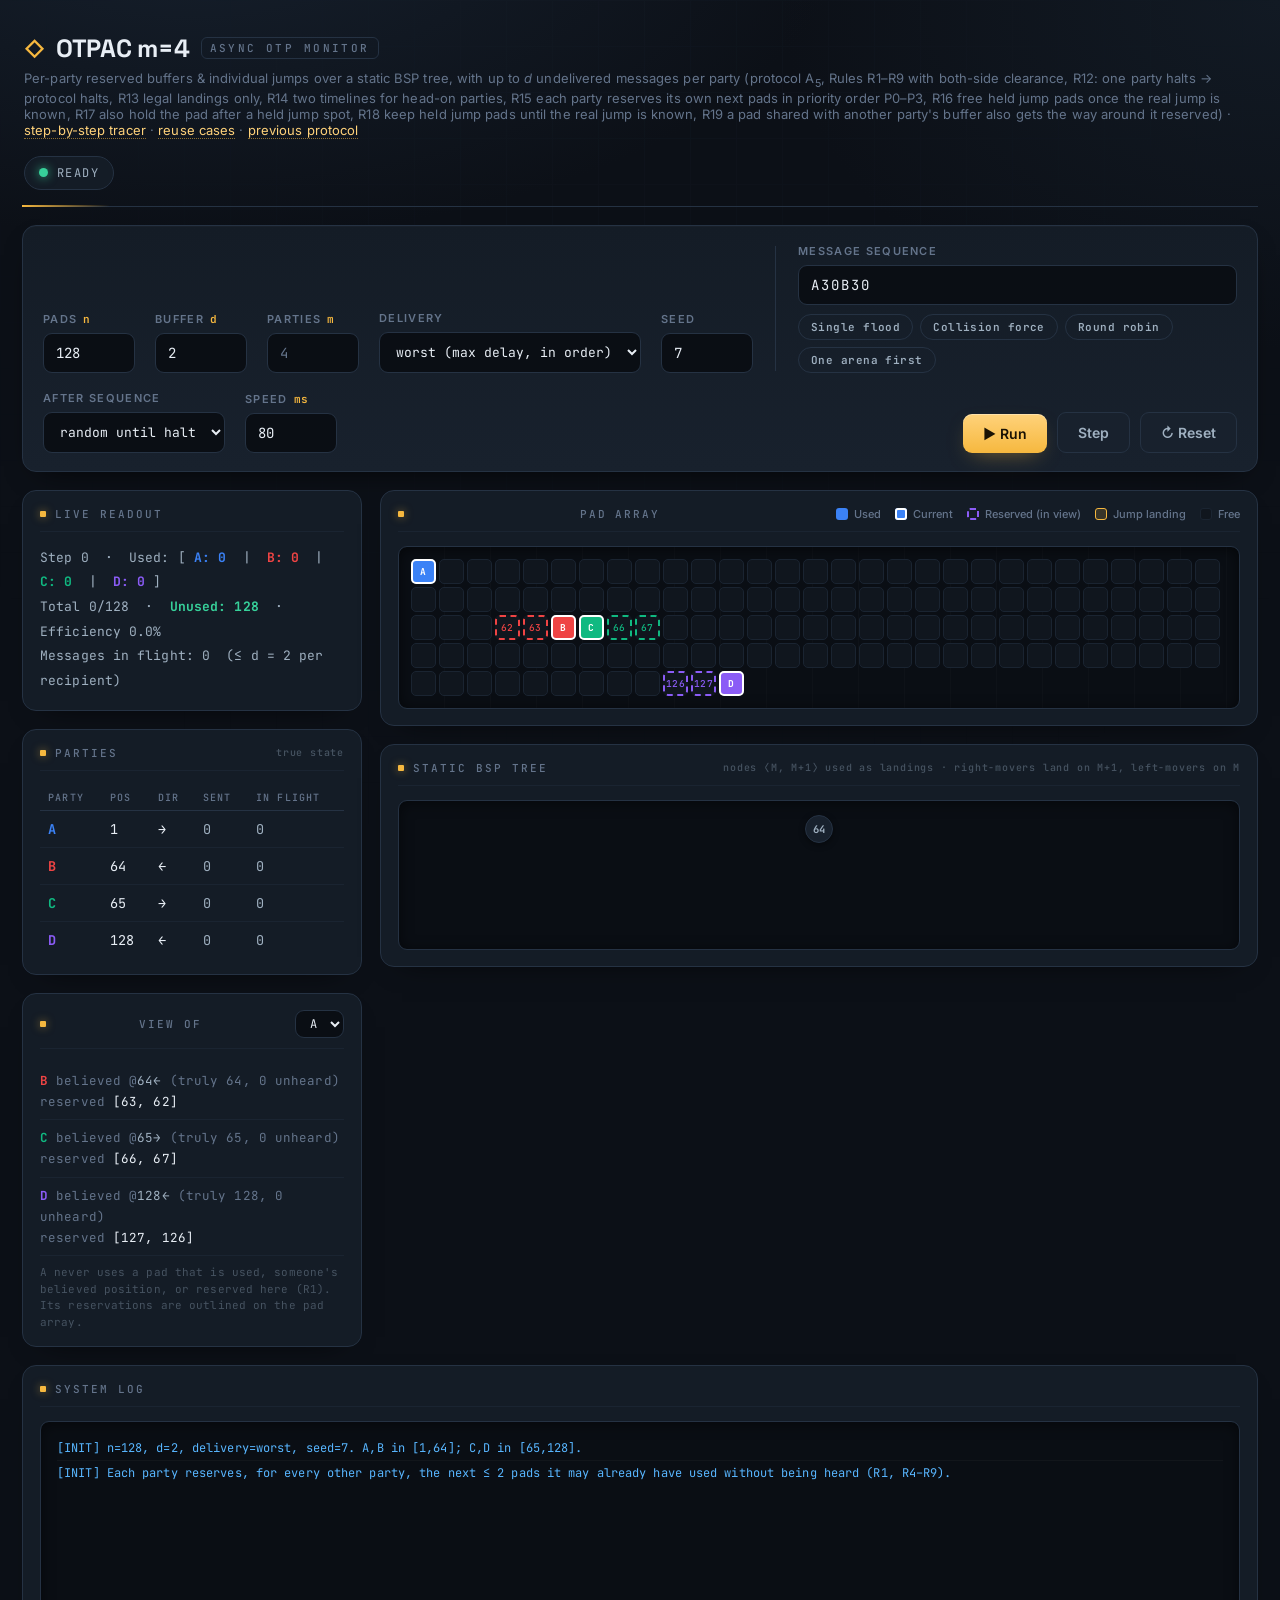
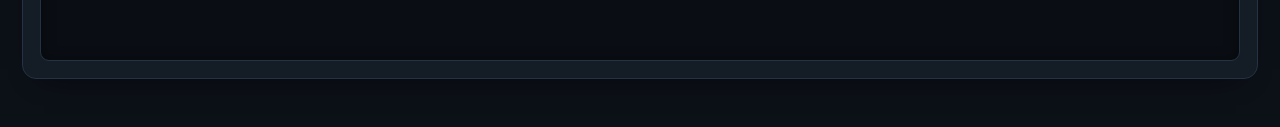
<file: otpac_m4/review/visualizer.html>
<!DOCTYPE html>
<html lang="en">
<head>
    <meta charset="UTF-8">
    <meta name="viewport" content="width=device-width, initial-scale=1.0">
    <title>OTPAC m=4 · Async OTP Monitor</title>
    <link rel="preconnect" href="https://fonts.googleapis.com">
    <link rel="preconnect" href="https://fonts.gstatic.com" crossorigin>
    <link href="https://fonts.googleapis.com/css2?family=Space+Grotesk:wght@500;600;700&family=Inter:wght@400;500;600&family=JetBrains+Mono:wght@400;500;700&display=swap" rel="stylesheet">
    <link rel="stylesheet" href="style.css">
</head>
<body>

<!-- ───────────────────────── HALT ALERT ───────────────────────── -->
<div id="blockedOverlay" class="blocked-overlay">
    <div class="modal">
        <div class="modal-flag">PROTOCOL HALTED</div>
        <h1 id="haltTitle">NO JUMP SPOT</h1>
        <p id="haltText">No party has a valid BSP jump spot left (more than 2d free pads on both sides).</p>
        <table class="blocked-stats-table">
            <thead><tr><th>Party</th><th>Pads used</th><th>Jumps</th></tr></thead>
            <tbody id="blockedTableBody"></tbody>
        </table>
        <div class="modal-waste">
            <span>Total pads wasted</span>
            <span id="statsWasted"></span>
        </div>
        <div class="modal-actions">
            <button class="btn-view" onclick="closePopup()">View trace</button>
            <button class="btn-restart" onclick="initSystem()">↻ Restart protocol</button>
        </div>
    </div>
</div>

<div class="container">

    <!-- ───────────────────────── NAMEPLATE ───────────────────────── -->
    <header class="header">
        <div class="nameplate">
            <div class="wordmark">
                <span class="wordmark-glyph">◇</span>
                <span>OTPAC m=4</span>
                <span class="wordmark-sub">Async OTP Monitor</span>
            </div>
            <div class="subtitle">Per-party reserved buffers &amp; individual jumps over a static BSP tree, with up to <i>d</i> undelivered messages per party (protocol A<sub>5</sub>, Rules R1–R9 with both-side clearance, R12: one party halts → protocol halts, R13 legal landings only, R14 two timelines for head-on parties, R15 each party reserves its own next pads in priority order P0–P3, R16 free held jump pads once the real jump is known, R17 also hold the pad after a held jump spot, R18 keep held jump pads until the real jump is known, R19 a pad shared with another party's buffer also gets the way around it reserved) · <a href="otpac_trace.html">step-by-step tracer</a> · <a href="index.html">reuse cases</a> · <a href="../../old_protocol/index.html">previous protocol</a></div>
        </div>
        <div class="status" id="statusLamp" data-state="ready">
            <span class="status-dot"></span>
            <span class="status-text">Ready</span>
        </div>
    </header>

    <!-- ───────────────────────── CONFIG WELL ───────────────────────── -->
    <section class="controls" aria-label="Simulation parameters">
        <div class="field">
            <label for="inpN">Pads <span class="sym">n</span></label>
            <input type="number" id="inpN" value="128" min="16" title="Total length of the shared pad.">
        </div>
        <div class="field">
            <label for="inpD">Buffer <span class="sym">d</span></label>
            <input type="number" id="inpD" value="2" min="1" title="At most d messages may be undelivered to a party when it sends. Must satisfy d ≤ ⌊n/4⌋−1.">
        </div>
        <div class="field">
            <label for="inpM">Parties <span class="sym">m</span></label>
            <input type="number" id="inpM" value="4" disabled title="This protocol is for exactly four parties: A, C move right; B, D move left.">
        </div>
        <div class="field">
            <label for="inpMode">Delivery</label>
            <select id="inpMode" title="How the network delivers messages. Every mode keeps at most d messages undelivered per recipient.">
                <option value="instant">instant (synchronous)</option>
                <option value="worst" selected>worst (max delay, in order)</option>
                <option value="random">random (p = 0.5)</option>
                <option value="adversarial">adversarial (p = 0.1)</option>
                <option value="lifo">lifo (newest first)</option>
                <option value="randcap">randcap (reordering)</option>
                <option value="shuffle">shuffle (random order)</option>
            </select>
        </div>
        <div class="field">
            <label for="inpSeed">Seed</label>
            <input type="number" id="inpSeed" value="7" min="0" title="Seed for random delivery and the random continuation.">
        </div>

        <div class="divider"></div>

        <div class="field field-grow">
            <label for="inpSeq">Message sequence</label>
            <input type="text" id="inpSeq" value="A30B30" placeholder="e.g. AABBCD  (A3 = AAA)" spellcheck="false" autocomplete="off">
            <div class="presets" aria-label="Sequence presets">
                <button type="button" class="chip" data-seq="A110">Single flood</button>
                <button type="button" class="chip" data-seq="ABABABABABABABABABABABAB">Collision force</button>
                <button type="button" class="chip" data-seq="ABCDABCDABCDABCD">Round robin</button>
                <button type="button" class="chip" data-seq="A30B30">One arena first</button>
            </div>
        </div>

        <div class="field">
            <label for="inpAfter">After sequence</label>
            <select id="inpAfter" title="What happens when the typed sequence is exhausted.">
                <option value="random" selected>random until halt</option>
                <option value="stop">stop</option>
            </select>
        </div>
        <div class="field">
            <label for="inpSpeed">Speed <span class="sym">ms</span></label>
            <input type="number" id="inpSpeed" value="80" step="20" min="0" title="Delay between steps. Set 0 to run instantly.">
        </div>

        <div class="actions">
            <button class="btn-run" id="btnRun" onclick="runSequence()">▶ Run</button>
            <button class="btn-reset" id="btnStep" onclick="stepOnce()" title="Execute the next Send">Step</button>
            <button class="btn-reset" onclick="initSystem()">↻ Reset</button>
        </div>
    </section>

    <!-- ───────────────────────── WORKSPACE ───────────────────────── -->
    <div class="layout-grid">

        <!-- Left rail: live readout + state + one party's view -->
        <aside class="rail">
            <section class="panel readout-panel">
                <div class="section-label">Live readout</div>
                <div class="readout" id="live-stats"><span class="readout-idle">Awaiting run…</span></div>
            </section>

            <section class="panel">
                <div class="section-label">Parties <span class="label-note">true state</span></div>
                <table class="state-table">
                    <thead><tr><th>Party</th><th>Pos</th><th>Dir</th><th>Sent</th><th>In flight</th></tr></thead>
                    <tbody id="stateBody"></tbody>
                </table>
            </section>

            <section class="panel">
                <div class="section-label section-label-row">
                    <span>View of</span>
                    <select id="inpObs" class="obs-select" title="Whose local view to display (also outlined on the pad array)">
                        <option value="0">A</option><option value="1">B</option><option value="2">C</option><option value="3">D</option>
                    </select>
                </div>
                <div class="view-box" id="viewBox"></div>
            </section>
        </aside>

        <!-- Main column: the pad tape (hero) + BSP tree -->
        <main class="stage">
            <section class="panel tape-panel">
                <div class="section-label section-label-row">
                    <span>Pad array</span>
                    <div class="legend" aria-hidden="true">
                        <span class="legend-item"><i class="sw sw-active"></i>Used</span>
                        <span class="legend-item"><i class="sw sw-pos"></i>Current</span>
                        <span class="legend-item"><i class="sw sw-res"></i>Reserved (in view)</span>
                        <span class="legend-item"><i class="sw sw-jump"></i>Jump landing</span>
                        <span class="legend-item"><i class="sw sw-empty"></i>Free</span>
                    </div>
                </div>
                <div class="tape">
                    <div class="pad-array" id="padGrid"></div>
                </div>
            </section>

            <section class="panel tree-panel">
                <div class="section-label">Static BSP tree <span class="label-note">nodes ⟨M, M+1⟩ used as landings · right-movers land on M+1, left-movers on M</span></div>
                <div id="tree-container">
                    <svg id="tree-lines"></svg>
                </div>
            </section>
        </main>
    </div>

    <!-- ───────────────────────── CONSOLE ───────────────────────── -->
    <section class="panel console-panel">
        <div class="section-label">System log</div>
        <div class="log" id="logBox"></div>
    </section>

</div>

<script src="otpac_m4.js"></script>
<script src="app.js"></script>
</body>
</html>
</file>
<file: old_protocol/style.css>
/* ============================================================
   M-Party BSP · OTP Routing Monitor
   Instrument-console theme. Signal cells carry the colour;
   a single gold accent marks live / jump state.
   ============================================================ */

:root {
    /* Surfaces */
    --bg:          #0c1017;
    --bg-2:        #090d13;
    --panel:       #141c26;
    --panel-2:     #18212d;
    --well:        #0a0e14;   /* inset readouts: tape, log, tree */
    --line:        #253243;
    --line-soft:   #1a2431;

    /* Ink */
    --ink:         #e8eef5;
    --ink-2:       #9fb0c0;
    --ink-3:       #64748b;
    --ink-4:       #465361;

    /* Signature: the jump / live accent */
    --gold:        #f6b83f;
    --gold-hi:     #ffd27a;
    --gold-dim:    rgba(246, 184, 63, 0.16);
    --gold-line:   rgba(246, 184, 63, 0.55);

    /* Signals */
    --go:          #37d19a;
    --danger:      #f2585f;
    --azure:       #58b6ff;

    /* Compatibility aliases (referenced by older markup/JS paths) */
    --c-empty: var(--panel-2);
    --c-border: var(--line);
    --c-text: var(--ink);
    --c-bg: var(--bg);
    --c-card: var(--panel);

    --font-display: 'Space Grotesk', 'Inter', system-ui, sans-serif;
    --font-ui: 'Inter', system-ui, -apple-system, 'Segoe UI', sans-serif;
    --font-mono: 'JetBrains Mono', ui-monospace, 'SF Mono', 'Cascadia Code', Menlo, monospace;

    --radius: 14px;
    --radius-sm: 9px;
}

* { box-sizing: border-box; }

body {
    font-family: var(--font-ui);
    margin: 0;
    padding: 28px 22px 48px;
    color: var(--ink);
    background:
        radial-gradient(1200px 600px at 15% -10%, #16202d 0%, transparent 55%),
        radial-gradient(1000px 700px at 100% 0%, #121a24 0%, transparent 50%),
        var(--bg);
    background-attachment: fixed;
    -webkit-font-smoothing: antialiased;
    letter-spacing: 0.1px;
}

/* faint engineering grid overlay */
body::before {
    content: "";
    position: fixed;
    inset: 0;
    pointer-events: none;
    background-image:
        linear-gradient(var(--line-soft) 1px, transparent 1px),
        linear-gradient(90deg, var(--line-soft) 1px, transparent 1px);
    background-size: 46px 46px;
    opacity: 0.20;
    mask-image: radial-gradient(circle at 50% 0%, #000 0%, transparent 80%);
    z-index: 0;
}

.container {
    position: relative;
    z-index: 1;
    max-width: 1440px;
    margin: 0 auto;
    display: flex;
    flex-direction: column;
    gap: 18px;
    animation: rise 0.5s cubic-bezier(.2,.7,.2,1) both;
}

@keyframes rise { from { opacity: 0; transform: translateY(8px); } to { opacity: 1; transform: none; } }

/* ───────────────────────── NAMEPLATE ───────────────────────── */
.header {
    display: flex;
    align-items: center;
    justify-content: space-between;
    gap: 18px;
    flex-wrap: wrap;
    padding: 4px 2px 16px;
    border-bottom: 1px solid var(--line);
    position: relative;
}
.header::after {
    content: "";
    position: absolute;
    left: 0; bottom: -1px;
    width: 88px; height: 2px;
    background: linear-gradient(90deg, var(--gold), transparent);
}
.nameplate { display: flex; flex-direction: column; gap: 6px; }
.wordmark {
    display: flex;
    align-items: baseline;
    gap: 11px;
    font-family: var(--font-display);
    font-weight: 700;
    font-size: 25px;
    letter-spacing: -0.01em;
    color: var(--ink);
}
.wordmark-glyph { color: var(--gold); font-size: 20px; transform: translateY(-1px); }
.wordmark-sub {
    font-family: var(--font-mono);
    font-size: 11px;
    font-weight: 500;
    letter-spacing: 0.22em;
    text-transform: uppercase;
    color: var(--ink-3);
    padding: 3px 8px;
    border: 1px solid var(--line);
    border-radius: 6px;
    align-self: center;
}
.subtitle { font-size: 13px; color: var(--ink-3); }

/* status lamp */
.status {
    display: inline-flex;
    align-items: center;
    gap: 9px;
    font-family: var(--font-mono);
    font-size: 12px;
    letter-spacing: 0.12em;
    text-transform: uppercase;
    color: var(--ink-2);
    padding: 8px 14px;
    border: 1px solid var(--line);
    border-radius: 999px;
    background: var(--panel);
}
.status-dot {
    width: 9px; height: 9px; border-radius: 50%;
    background: var(--ink-3);
    box-shadow: 0 0 0 0 transparent;
}
.status[data-state="ready"]   .status-dot { background: var(--go); box-shadow: 0 0 10px 1px rgba(55,209,154,.6); }
.status[data-state="running"] .status-dot { background: var(--gold); box-shadow: 0 0 10px 1px var(--gold-line); animation: pulse 1s ease-in-out infinite; }
.status[data-state="halt"]    .status-dot { background: var(--danger); box-shadow: 0 0 10px 1px rgba(242,88,95,.6); }
.status[data-state="running"] { color: var(--gold-hi); border-color: var(--gold-line); }
.status[data-state="halt"]    { color: #ffb4b7; border-color: rgba(242,88,95,.5); }

@keyframes pulse { 0%,100% { opacity: 1; } 50% { opacity: .35; } }

/* ───────────────────────── CONFIG WELL ───────────────────────── */
.controls {
    display: flex;
    gap: 18px 20px;
    flex-wrap: wrap;
    align-items: flex-end;
    background: linear-gradient(180deg, var(--panel), var(--panel-2));
    padding: 18px 20px;
    border: 1px solid var(--line);
    border-radius: var(--radius);
    box-shadow: 0 1px 0 rgba(255,255,255,.02) inset, 0 12px 30px -18px #000;
}
.field { display: flex; flex-direction: column; gap: 7px; }
.field-grow { flex: 1 1 300px; min-width: 240px; }
.field label {
    font-size: 11px;
    font-weight: 600;
    letter-spacing: 0.12em;
    text-transform: uppercase;
    color: var(--ink-3);
    display: flex; align-items: center; gap: 6px;
}
.field label .sym {
    font-family: var(--font-mono);
    color: var(--gold);
    font-size: 11px;
    text-transform: none;
    letter-spacing: 0;
}

input[type="number"], input[type="text"] {
    font-family: var(--font-mono);
    background: var(--well);
    color: var(--ink);
    border: 1px solid var(--line);
    border-radius: var(--radius-sm);
    padding: 10px 12px;
    font-size: 14px;
    transition: border-color .15s, box-shadow .15s, background .15s;
}
input[type="number"] { width: 92px; }
input[type="text"] { width: 100%; letter-spacing: 2px; }
input::placeholder { color: var(--ink-4); letter-spacing: 0; }
input:hover { border-color: #33455a; }
input:focus {
    outline: none;
    border-color: var(--gold-line);
    box-shadow: 0 0 0 3px var(--gold-dim);
    background: #0b1119;
}

.divider { width: 1px; align-self: stretch; background: var(--line); margin: 2px 2px; }

.presets { display: flex; gap: 7px; flex-wrap: wrap; margin-top: 2px; }
.chip {
    font-family: var(--font-mono);
    font-size: 11px;
    letter-spacing: 0.04em;
    color: var(--ink-2);
    background: transparent;
    border: 1px solid var(--line);
    border-radius: 999px;
    padding: 5px 12px;
    cursor: pointer;
    transition: all .15s;
}
.chip:hover { color: var(--gold-hi); border-color: var(--gold-line); background: var(--gold-dim); }

.actions { display: flex; gap: 10px; align-items: flex-end; margin-left: auto; }

button {
    font-family: var(--font-ui);
    font-weight: 600;
    font-size: 14px;
    border: none;
    border-radius: var(--radius-sm);
    padding: 11px 20px;
    cursor: pointer;
    transition: transform .12s, box-shadow .15s, background .15s, color .15s, border-color .15s;
}
button:active { transform: translateY(1px); }

.btn-run {
    color: #1a1204;
    background: linear-gradient(180deg, var(--gold-hi), var(--gold));
    box-shadow: 0 8px 22px -10px var(--gold-line), 0 1px 0 rgba(255,255,255,.35) inset;
}
.btn-run:hover { box-shadow: 0 10px 26px -8px var(--gold-line), 0 1px 0 rgba(255,255,255,.45) inset; filter: brightness(1.04); }
.btn-run:disabled {
    color: var(--ink-3);
    background: var(--panel-2);
    box-shadow: none;
    cursor: not-allowed;
    border: 1px solid var(--line);
}
.btn-reset {
    color: var(--ink-2);
    background: var(--panel-2);
    border: 1px solid var(--line);
}
.btn-reset:hover { color: var(--ink); border-color: #34465b; background: #1d2734; }

/* ───────────────────────── WORKSPACE ───────────────────────── */
.layout-grid {
    display: grid;
    grid-template-columns: 340px 1fr;
    gap: 18px;
    align-items: start;
}
.rail, .stage { display: flex; flex-direction: column; gap: 18px; min-width: 0; }

.panel {
    background: var(--panel);
    border: 1px solid var(--line);
    border-radius: var(--radius);
    padding: 16px 17px;
    box-shadow: 0 12px 30px -22px #000;
}

.section-label {
    font-family: var(--font-mono);
    font-size: 11px;
    font-weight: 500;
    letter-spacing: 0.18em;
    text-transform: uppercase;
    color: var(--ink-3);
    margin-bottom: 14px;
    padding-bottom: 10px;
    border-bottom: 1px solid var(--line-soft);
    display: flex; align-items: center; gap: 9px;
}
.section-label::before {
    content: "";
    width: 6px; height: 6px; border-radius: 1px;
    background: var(--gold);
    box-shadow: 0 0 8px var(--gold-line);
    flex: none;
}
.section-label-row { justify-content: space-between; }
.label-note {
    margin-left: auto;
    font-size: 10px;
    letter-spacing: 0.08em;
    color: var(--ink-4);
    text-transform: none;
}
.section-label-row .label-note { margin-left: 0; }

/* ───────────────────────── LIVE READOUT ───────────────────────── */
.readout {
    font-family: var(--font-mono);
    font-size: 13px;
    line-height: 1.9;
    color: var(--ink-2);
    word-break: break-word;
}
.readout-idle, .readout-panel .readout-idle { color: var(--ink-4); font-style: normal; }

/* ───────────────────────── STATE TABLE ───────────────────────── */
.state-table { width: 100%; border-collapse: collapse; }
.state-table th {
    font-family: var(--font-mono);
    font-size: 10px;
    letter-spacing: 0.12em;
    text-transform: uppercase;
    color: var(--ink-3);
    font-weight: 500;
    text-align: left;
    padding: 6px 8px;
    border-bottom: 1px solid var(--line);
}
.state-table td {
    font-family: var(--font-mono);
    font-size: 13.5px;
    padding: 9px 8px;
    border-bottom: 1px solid var(--line-soft);
    color: var(--ink);
}
.state-table tr:last-child td { border-bottom: none; }
.state-table tbody tr { transition: background .12s; }
.state-table tbody tr:hover { background: rgba(255,255,255,.02); }
.dir-arrow { font-weight: 700; font-size: 15px; }
.dir-right { color: var(--go); }
.dir-left  { color: var(--danger); }

/* ───────────────────────── PAD TAPE (hero) ───────────────────────── */
.tape {
    background:
        repeating-linear-gradient(90deg, transparent 0 45px, rgba(255,255,255,.015) 45px 46px),
        var(--well);
    border: 1px solid var(--line);
    border-radius: var(--radius-sm);
    padding: 12px;
    box-shadow: inset 0 2px 14px rgba(0,0,0,.55);
}
.pad-array {
    display: flex;
    flex-wrap: wrap;
    gap: 3px;
    max-height: 340px;
    overflow-y: auto;
    padding-right: 4px;
}
.pad-array::-webkit-scrollbar { width: 9px; }
.pad-array::-webkit-scrollbar-thumb { background: #24303f; border-radius: 6px; }
.pad-array::-webkit-scrollbar-track { background: transparent; }

/* base = free pad. JS overrides bg/box-shadow/colour inline for active & ghost. */
.pad {
    width: 25px; height: 25px;
    display: flex; align-items: center; justify-content: center;
    font-family: var(--font-mono);
    font-size: 9.5px;
    font-weight: 500;
    color: var(--ink-4);
    background: #10161e;
    border: 1px solid var(--line-soft);
    border-radius: 5px;
    position: relative;
    transition: transform .1s, filter .1s;
}
.pad.active {
    color: #fff !important;
    border-color: transparent;
    font-weight: 700;
    /* colour comes from JS inline style; give it a lift */
    filter: saturate(1.08) brightness(1.02);
}
.pad.active:hover { transform: translateY(-2px) scale(1.06); z-index: 3; }
.pad.ghost {
    /* JS sets transparent bg + inset colour ring inline; refine the shape */
    border-color: transparent;
    border-style: dashed;
    font-weight: 700;
}
.pad.jump-spot {
    color: var(--gold-hi) !important;
    background: var(--gold-dim) !important;
    border: 1px dashed var(--gold-line) !important;
    box-shadow: 0 0 10px -1px var(--gold-dim);
    font-weight: 700;
    animation: jumpGlow 1.6s ease-in-out infinite;
}
@keyframes jumpGlow {
    0%,100% { box-shadow: 0 0 8px -2px var(--gold-dim); }
    50%     { box-shadow: 0 0 14px 0 var(--gold-line); }
}

/* legend */
.legend { display: flex; gap: 14px; flex-wrap: wrap; }
.legend-item {
    display: inline-flex; align-items: center; gap: 6px;
    font-family: var(--font-ui);
    font-size: 11px;
    letter-spacing: 0;
    text-transform: none;
    color: var(--ink-3);
}
.sw { width: 12px; height: 12px; border-radius: 3px; flex: none; }
.sw-active { background: #3b82f6; }
.sw-ghost  { background: transparent; box-shadow: inset 0 0 0 2px #8b5cf6; }
.sw-jump   { background: var(--gold-dim); border: 1px dashed var(--gold-line); }
.sw-empty  { background: #10161e; border: 1px solid var(--line-soft); }

/* ───────────────────────── BSP TREE ───────────────────────── */
.tree-panel #tree-container {
    position: relative;
    padding: 14px 4px;
    min-height: 150px;
    display: flex;
    flex-direction: column;
    gap: 34px;
    overflow: hidden;
    background: var(--well);
    border: 1px solid var(--line);
    border-radius: var(--radius-sm);
    box-shadow: inset 0 2px 14px rgba(0,0,0,.5);
}
#tree-lines {
    position: absolute;
    top: 0; left: 0;
    width: 100%; height: 100%;
    z-index: 1;
    pointer-events: none;
    overflow: visible;
}
.tree-level { position: relative; height: 28px; width: 100%; z-index: 2; }
.tree-node {
    position: absolute;
    transform: translateX(-50%);
    width: 28px; height: 28px;
    border-radius: 50%;
    display: flex; align-items: center; justify-content: center;
    font-family: var(--font-mono);
    font-weight: 700;
    font-size: 10.5px;
    color: var(--ink-2);
    background: var(--panel-2);
    border: 1px solid var(--line);
    box-shadow: 0 2px 6px rgba(0,0,0,.4);
    transition: all .3s ease;
}
.tree-node.active-jump {
    color: #241800;
    background: linear-gradient(180deg, var(--gold-hi), var(--gold));
    border-color: var(--gold-hi);
    box-shadow: 0 0 16px 1px var(--gold-line);
    transform: translateX(-50%) scale(1.22);
    z-index: 10;
}

/* ───────────────────────── CONSOLE LOG ───────────────────────── */
.console-panel { padding-bottom: 17px; }
.log {
    background: var(--well);
    border: 1px solid var(--line);
    border-radius: var(--radius-sm);
    padding: 14px 16px;
    height: 240px;
    overflow-y: auto;
    font-family: var(--font-mono);
    font-size: 12px;
    line-height: 1.5;
    color: #6ee7b7;                 /* default phosphor line */
    box-shadow: inset 0 2px 14px rgba(0,0,0,.5);
}
.log::-webkit-scrollbar { width: 9px; }
.log::-webkit-scrollbar-thumb { background: #24303f; border-radius: 6px; }
.log div {
    padding: 3px 0;
    border-bottom: 1px solid rgba(255,255,255,.03);
    white-space: pre-wrap;
    word-break: break-word;
}
.log div:last-child { border-bottom: none; }
.log-sys  { color: var(--azure); }
.log-warn { color: var(--gold-hi); }
.log-err  { color: #ff8a8f; font-weight: 700; }

/* ───────────────────────── DEADLOCK MODAL ───────────────────────── */
.blocked-overlay {
    position: fixed; inset: 0;
    background: rgba(5, 8, 12, 0.72);
    backdrop-filter: blur(4px);
    display: none;
    justify-content: center; align-items: center;
    z-index: 1000;
    padding: 20px;
}
.modal {
    position: relative;
    background: linear-gradient(180deg, var(--panel), var(--panel-2));
    padding: 30px 30px 26px;
    border-radius: 16px;
    border: 1px solid rgba(242,88,95,.4);
    box-shadow: 0 30px 80px -20px #000, 0 0 60px -30px var(--danger);
    text-align: center;
    max-width: 440px; width: 100%;
    animation: rise .35s cubic-bezier(.2,.7,.2,1) both;
}
.modal::before {
    content: "";
    position: absolute; top: 0; left: 0; right: 0; height: 3px;
    border-radius: 16px 16px 0 0;
    background: linear-gradient(90deg, transparent, var(--danger), transparent);
}
.modal-flag {
    font-family: var(--font-mono);
    font-size: 10px;
    letter-spacing: 0.28em;
    text-transform: uppercase;
    color: var(--danger);
    margin-bottom: 10px;
}
.modal h1 {
    font-family: var(--font-display);
    color: #ff9a9e;
    font-size: 30px;
    letter-spacing: 0.04em;
    margin: 0 0 8px;
}
.modal p { color: var(--ink-2); font-size: 13.5px; line-height: 1.5; margin: 0 0 20px; }

.blocked-stats-table {
    width: 100%;
    border-collapse: collapse;
    margin-bottom: 16px;
    text-align: left;
}
.blocked-stats-table th {
    font-family: var(--font-mono);
    font-size: 10px;
    letter-spacing: 0.1em;
    text-transform: uppercase;
    color: var(--ink-3);
    font-weight: 500;
    padding: 8px 8px;
    border-bottom: 1px solid var(--line);
}
.blocked-stats-table td {
    font-family: var(--font-mono);
    font-size: 13px;
    color: var(--ink);
    padding: 9px 8px;
    border-bottom: 1px solid var(--line-soft);
}
.modal-waste {
    display: flex;
    align-items: baseline;
    justify-content: space-between;
    gap: 12px;
    padding: 12px 14px;
    margin-bottom: 22px;
    background: rgba(242,88,95,.08);
    border: 1px solid rgba(242,88,95,.25);
    border-radius: var(--radius-sm);
    font-family: var(--font-mono);
    font-size: 12px;
    letter-spacing: 0.08em;
    text-transform: uppercase;
    color: var(--ink-2);
}
#statsWasted { color: #ff9a9e; font-size: 18px; font-weight: 700; letter-spacing: 0; }

.modal-actions { display: flex; gap: 12px; justify-content: center; }
.btn-view {
    background: var(--panel-2);
    border: 1px solid var(--line);
    color: var(--ink-2);
}
.btn-view:hover { color: var(--ink); border-color: #34465b; }
.btn-restart {
    background: linear-gradient(180deg, #ff7b80, var(--danger));
    color: #2a0608;
    box-shadow: 0 8px 22px -10px var(--danger);
}
.btn-restart:hover { filter: brightness(1.05); }

/* ───────────────────────── RESPONSIVE ───────────────────────── */
@media (max-width: 1040px) {
    .layout-grid { grid-template-columns: 1fr; }
    .rail { flex-direction: row; flex-wrap: wrap; }
    .rail > .panel { flex: 1 1 300px; }
}
@media (max-width: 720px) {
    body { padding: 18px 14px 36px; }
    .actions { margin-left: 0; width: 100%; }
    .actions .btn-run { flex: 1; }
    .divider { display: none; }
    .field-grow { flex-basis: 100%; }
    .wordmark { font-size: 21px; flex-wrap: wrap; }
    .legend { display: none; }
}

/* ───────────────────────── A11Y ───────────────────────── */
:focus-visible { outline: 2px solid var(--gold); outline-offset: 2px; }

@media (prefers-reduced-motion: reduce) {
    *, *::before, *::after {
        animation-duration: 0.001ms !important;
        animation-iteration-count: 1 !important;
        transition-duration: 0.001ms !important;
    }
}
</file>
<file: otpac_m4/style.css>
/* ============================================================
   M-Party BSP · OTP Routing Monitor
   Instrument-console theme. Signal cells carry the colour;
   a single gold accent marks live / jump state.
   ============================================================ */

:root {
    /* Surfaces */
    --bg:          #0c1017;
    --bg-2:        #090d13;
    --panel:       #141c26;
    --panel-2:     #18212d;
    --well:        #0a0e14;   /* inset readouts: tape, log, tree */
    --line:        #253243;
    --line-soft:   #1a2431;

    /* Ink */
    --ink:         #e8eef5;
    --ink-2:       #9fb0c0;
    --ink-3:       #64748b;
    --ink-4:       #465361;

    /* Signature: the jump / live accent */
    --gold:        #f6b83f;
    --gold-hi:     #ffd27a;
    --gold-dim:    rgba(246, 184, 63, 0.16);
    --gold-line:   rgba(246, 184, 63, 0.55);

    /* Signals */
    --go:          #37d19a;
    --danger:      #f2585f;
    --azure:       #58b6ff;

    /* Compatibility aliases (referenced by older markup/JS paths) */
    --c-empty: var(--panel-2);
    --c-border: var(--line);
    --c-text: var(--ink);
    --c-bg: var(--bg);
    --c-card: var(--panel);

    --font-display: 'Space Grotesk', 'Inter', system-ui, sans-serif;
    --font-ui: 'Inter', system-ui, -apple-system, 'Segoe UI', sans-serif;
    --font-mono: 'JetBrains Mono', ui-monospace, 'SF Mono', 'Cascadia Code', Menlo, monospace;

    --radius: 14px;
    --radius-sm: 9px;
}

* { box-sizing: border-box; }

body {
    font-family: var(--font-ui);
    margin: 0;
    padding: 28px 22px 48px;
    color: var(--ink);
    background:
        radial-gradient(1200px 600px at 15% -10%, #16202d 0%, transparent 55%),
        radial-gradient(1000px 700px at 100% 0%, #121a24 0%, transparent 50%),
        var(--bg);
    background-attachment: fixed;
    -webkit-font-smoothing: antialiased;
    letter-spacing: 0.1px;
}

/* faint engineering grid overlay */
body::before {
    content: "";
    position: fixed;
    inset: 0;
    pointer-events: none;
    background-image:
        linear-gradient(var(--line-soft) 1px, transparent 1px),
        linear-gradient(90deg, var(--line-soft) 1px, transparent 1px);
    background-size: 46px 46px;
    opacity: 0.20;
    mask-image: radial-gradient(circle at 50% 0%, #000 0%, transparent 80%);
    z-index: 0;
}

.container {
    position: relative;
    z-index: 1;
    max-width: 1440px;
    margin: 0 auto;
    display: flex;
    flex-direction: column;
    gap: 18px;
    animation: rise 0.5s cubic-bezier(.2,.7,.2,1) both;
}

@keyframes rise { from { opacity: 0; transform: translateY(8px); } to { opacity: 1; transform: none; } }

/* ───────────────────────── NAMEPLATE ───────────────────────── */
.header {
    display: flex;
    align-items: center;
    justify-content: space-between;
    gap: 18px;
    flex-wrap: wrap;
    padding: 4px 2px 16px;
    border-bottom: 1px solid var(--line);
    position: relative;
}
.header::after {
    content: "";
    position: absolute;
    left: 0; bottom: -1px;
    width: 88px; height: 2px;
    background: linear-gradient(90deg, var(--gold), transparent);
}
.nameplate { display: flex; flex-direction: column; gap: 6px; }
.wordmark {
    display: flex;
    align-items: baseline;
    gap: 11px;
    font-family: var(--font-display);
    font-weight: 700;
    font-size: 25px;
    letter-spacing: -0.01em;
    color: var(--ink);
}
.wordmark-glyph { color: var(--gold); font-size: 20px; transform: translateY(-1px); }
.wordmark-sub {
    font-family: var(--font-mono);
    font-size: 11px;
    font-weight: 500;
    letter-spacing: 0.22em;
    text-transform: uppercase;
    color: var(--ink-3);
    padding: 3px 8px;
    border: 1px solid var(--line);
    border-radius: 6px;
    align-self: center;
}
.subtitle { font-size: 13px; color: var(--ink-3); }

/* status lamp */
.status {
    display: inline-flex;
    align-items: center;
    gap: 9px;
    font-family: var(--font-mono);
    font-size: 12px;
    letter-spacing: 0.12em;
    text-transform: uppercase;
    color: var(--ink-2);
    padding: 8px 14px;
    border: 1px solid var(--line);
    border-radius: 999px;
    background: var(--panel);
}
.status-dot {
    width: 9px; height: 9px; border-radius: 50%;
    background: var(--ink-3);
    box-shadow: 0 0 0 0 transparent;
}
.status[data-state="ready"]   .status-dot { background: var(--go); box-shadow: 0 0 10px 1px rgba(55,209,154,.6); }
.status[data-state="running"] .status-dot { background: var(--gold); box-shadow: 0 0 10px 1px var(--gold-line); animation: pulse 1s ease-in-out infinite; }
.status[data-state="halt"]    .status-dot { background: var(--danger); box-shadow: 0 0 10px 1px rgba(242,88,95,.6); }
.status[data-state="running"] { color: var(--gold-hi); border-color: var(--gold-line); }
.status[data-state="halt"]    { color: #ffb4b7; border-color: rgba(242,88,95,.5); }

@keyframes pulse { 0%,100% { opacity: 1; } 50% { opacity: .35; } }

/* ───────────────────────── CONFIG WELL ───────────────────────── */
.controls {
    display: flex;
    gap: 18px 20px;
    flex-wrap: wrap;
    align-items: flex-end;
    background: linear-gradient(180deg, var(--panel), var(--panel-2));
    padding: 18px 20px;
    border: 1px solid var(--line);
    border-radius: var(--radius);
    box-shadow: 0 1px 0 rgba(255,255,255,.02) inset, 0 12px 30px -18px #000;
}
.field { display: flex; flex-direction: column; gap: 7px; }
.field-grow { flex: 1 1 300px; min-width: 240px; }
.field label {
    font-size: 11px;
    font-weight: 600;
    letter-spacing: 0.12em;
    text-transform: uppercase;
    color: var(--ink-3);
    display: flex; align-items: center; gap: 6px;
}
.field label .sym {
    font-family: var(--font-mono);
    color: var(--gold);
    font-size: 11px;
    text-transform: none;
    letter-spacing: 0;
}

input[type="number"], input[type="text"] {
    font-family: var(--font-mono);
    background: var(--well);
    color: var(--ink);
    border: 1px solid var(--line);
    border-radius: var(--radius-sm);
    padding: 10px 12px;
    font-size: 14px;
    transition: border-color .15s, box-shadow .15s, background .15s;
}
input[type="number"] { width: 92px; }
input[type="text"] { width: 100%; letter-spacing: 2px; }
input::placeholder { color: var(--ink-4); letter-spacing: 0; }
input:hover { border-color: #33455a; }
input:focus {
    outline: none;
    border-color: var(--gold-line);
    box-shadow: 0 0 0 3px var(--gold-dim);
    background: #0b1119;
}

.divider { width: 1px; align-self: stretch; background: var(--line); margin: 2px 2px; }

.presets { display: flex; gap: 7px; flex-wrap: wrap; margin-top: 2px; }
.chip {
    font-family: var(--font-mono);
    font-size: 11px;
    letter-spacing: 0.04em;
    color: var(--ink-2);
    background: transparent;
    border: 1px solid var(--line);
    border-radius: 999px;
    padding: 5px 12px;
    cursor: pointer;
    transition: all .15s;
}
.chip:hover { color: var(--gold-hi); border-color: var(--gold-line); background: var(--gold-dim); }

.actions { display: flex; gap: 10px; align-items: flex-end; margin-left: auto; }

button {
    font-family: var(--font-ui);
    font-weight: 600;
    font-size: 14px;
    border: none;
    border-radius: var(--radius-sm);
    padding: 11px 20px;
    cursor: pointer;
    transition: transform .12s, box-shadow .15s, background .15s, color .15s, border-color .15s;
}
button:active { transform: translateY(1px); }

.btn-run {
    color: #1a1204;
    background: linear-gradient(180deg, var(--gold-hi), var(--gold));
    box-shadow: 0 8px 22px -10px var(--gold-line), 0 1px 0 rgba(255,255,255,.35) inset;
}
.btn-run:hover { box-shadow: 0 10px 26px -8px var(--gold-line), 0 1px 0 rgba(255,255,255,.45) inset; filter: brightness(1.04); }
.btn-run:disabled {
    color: var(--ink-3);
    background: var(--panel-2);
    box-shadow: none;
    cursor: not-allowed;
    border: 1px solid var(--line);
}
.btn-reset {
    color: var(--ink-2);
    background: var(--panel-2);
    border: 1px solid var(--line);
}
.btn-reset:hover { color: var(--ink); border-color: #34465b; background: #1d2734; }

/* ───────────────────────── WORKSPACE ───────────────────────── */
.layout-grid {
    display: grid;
    grid-template-columns: 340px 1fr;
    gap: 18px;
    align-items: start;
}
.rail, .stage { display: flex; flex-direction: column; gap: 18px; min-width: 0; }

.panel {
    background: var(--panel);
    border: 1px solid var(--line);
    border-radius: var(--radius);
    padding: 16px 17px;
    box-shadow: 0 12px 30px -22px #000;
}

.section-label {
    font-family: var(--font-mono);
    font-size: 11px;
    font-weight: 500;
    letter-spacing: 0.18em;
    text-transform: uppercase;
    color: var(--ink-3);
    margin-bottom: 14px;
    padding-bottom: 10px;
    border-bottom: 1px solid var(--line-soft);
    display: flex; align-items: center; gap: 9px;
}
.section-label::before {
    content: "";
    width: 6px; height: 6px; border-radius: 1px;
    background: var(--gold);
    box-shadow: 0 0 8px var(--gold-line);
    flex: none;
}
.section-label-row { justify-content: space-between; }
.label-note {
    margin-left: auto;
    font-size: 10px;
    letter-spacing: 0.08em;
    color: var(--ink-4);
    text-transform: none;
}
.section-label-row .label-note { margin-left: 0; }

/* ───────────────────────── LIVE READOUT ───────────────────────── */
.readout {
    font-family: var(--font-mono);
    font-size: 13px;
    line-height: 1.9;
    color: var(--ink-2);
    word-break: break-word;
}
.readout-idle, .readout-panel .readout-idle { color: var(--ink-4); font-style: normal; }

/* ───────────────────────── STATE TABLE ───────────────────────── */
.state-table { width: 100%; border-collapse: collapse; }
.state-table th {
    font-family: var(--font-mono);
    font-size: 10px;
    letter-spacing: 0.12em;
    text-transform: uppercase;
    color: var(--ink-3);
    font-weight: 500;
    text-align: left;
    padding: 6px 8px;
    border-bottom: 1px solid var(--line);
}
.state-table td {
    font-family: var(--font-mono);
    font-size: 13.5px;
    padding: 9px 8px;
    border-bottom: 1px solid var(--line-soft);
    color: var(--ink);
}
.state-table tr:last-child td { border-bottom: none; }
.state-table tbody tr { transition: background .12s; }
.state-table tbody tr:hover { background: rgba(255,255,255,.02); }
.dir-arrow { font-weight: 700; font-size: 15px; }
.dir-right { color: var(--go); }
.dir-left  { color: var(--danger); }

/* ───────────────────────── PAD TAPE (hero) ───────────────────────── */
.tape {
    background:
        repeating-linear-gradient(90deg, transparent 0 45px, rgba(255,255,255,.015) 45px 46px),
        var(--well);
    border: 1px solid var(--line);
    border-radius: var(--radius-sm);
    padding: 12px;
    box-shadow: inset 0 2px 14px rgba(0,0,0,.55);
}
.pad-array {
    display: flex;
    flex-wrap: wrap;
    gap: 3px;
    max-height: 340px;
    overflow-y: auto;
    padding-right: 4px;
}
.pad-array::-webkit-scrollbar { width: 9px; }
.pad-array::-webkit-scrollbar-thumb { background: #24303f; border-radius: 6px; }
.pad-array::-webkit-scrollbar-track { background: transparent; }

/* base = free pad. JS overrides bg/box-shadow/colour inline for active & ghost. */
.pad {
    width: 25px; height: 25px;
    display: flex; align-items: center; justify-content: center;
    font-family: var(--font-mono);
    font-size: 9.5px;
    font-weight: 500;
    color: var(--ink-4);
    background: #10161e;
    border: 1px solid var(--line-soft);
    border-radius: 5px;
    position: relative;
    transition: transform .1s, filter .1s;
}
.pad.active {
    color: #fff !important;
    border-color: transparent;
    font-weight: 700;
    /* colour comes from JS inline style; give it a lift */
    filter: saturate(1.08) brightness(1.02);
}
.pad.active:hover { transform: translateY(-2px) scale(1.06); z-index: 3; }
.pad.ghost {
    /* JS sets transparent bg + inset colour ring inline; refine the shape */
    border-color: transparent;
    border-style: dashed;
    font-weight: 700;
}
.pad.jump-spot {
    color: var(--gold-hi) !important;
    background: var(--gold-dim) !important;
    border: 1px dashed var(--gold-line) !important;
    box-shadow: 0 0 10px -1px var(--gold-dim);
    font-weight: 700;
    animation: jumpGlow 1.6s ease-in-out infinite;
}
@keyframes jumpGlow {
    0%,100% { box-shadow: 0 0 8px -2px var(--gold-dim); }
    50%     { box-shadow: 0 0 14px 0 var(--gold-line); }
}

/* legend */
.legend { display: flex; gap: 14px; flex-wrap: wrap; }
.legend-item {
    display: inline-flex; align-items: center; gap: 6px;
    font-family: var(--font-ui);
    font-size: 11px;
    letter-spacing: 0;
    text-transform: none;
    color: var(--ink-3);
}
.sw { width: 12px; height: 12px; border-radius: 3px; flex: none; }
.sw-active { background: #3b82f6; }
.sw-ghost  { background: transparent; box-shadow: inset 0 0 0 2px #8b5cf6; }
.sw-jump   { background: var(--gold-dim); border: 1px dashed var(--gold-line); }
.sw-empty  { background: #10161e; border: 1px solid var(--line-soft); }

/* ───────────────────────── BSP TREE ───────────────────────── */
.tree-panel #tree-container {
    position: relative;
    padding: 14px 4px;
    min-height: 150px;
    display: flex;
    flex-direction: column;
    gap: 34px;
    overflow: hidden;
    background: var(--well);
    border: 1px solid var(--line);
    border-radius: var(--radius-sm);
    box-shadow: inset 0 2px 14px rgba(0,0,0,.5);
}
#tree-lines {
    position: absolute;
    top: 0; left: 0;
    width: 100%; height: 100%;
    z-index: 1;
    pointer-events: none;
    overflow: visible;
}
.tree-level { position: relative; height: 28px; width: 100%; z-index: 2; }
.tree-node {
    position: absolute;
    transform: translateX(-50%);
    width: 28px; height: 28px;
    border-radius: 50%;
    display: flex; align-items: center; justify-content: center;
    font-family: var(--font-mono);
    font-weight: 700;
    font-size: 10.5px;
    color: var(--ink-2);
    background: var(--panel-2);
    border: 1px solid var(--line);
    box-shadow: 0 2px 6px rgba(0,0,0,.4);
    transition: all .3s ease;
}
.tree-node.active-jump {
    color: #241800;
    background: linear-gradient(180deg, var(--gold-hi), var(--gold));
    border-color: var(--gold-hi);
    box-shadow: 0 0 16px 1px var(--gold-line);
    transform: translateX(-50%) scale(1.22);
    z-index: 10;
}

/* ───────────────────────── CONSOLE LOG ───────────────────────── */
.console-panel { padding-bottom: 17px; }
.log {
    background: var(--well);
    border: 1px solid var(--line);
    border-radius: var(--radius-sm);
    padding: 14px 16px;
    height: 240px;
    overflow-y: auto;
    font-family: var(--font-mono);
    font-size: 12px;
    line-height: 1.5;
    color: #6ee7b7;                 /* default phosphor line */
    box-shadow: inset 0 2px 14px rgba(0,0,0,.5);
}
.log::-webkit-scrollbar { width: 9px; }
.log::-webkit-scrollbar-thumb { background: #24303f; border-radius: 6px; }
.log div {
    padding: 3px 0;
    border-bottom: 1px solid rgba(255,255,255,.03);
    white-space: pre-wrap;
    word-break: break-word;
}
.log div:last-child { border-bottom: none; }
.log-sys  { color: var(--azure); }
.log-warn { color: var(--gold-hi); }
.log-err  { color: #ff8a8f; font-weight: 700; }

/* ───────────────────────── DEADLOCK MODAL ───────────────────────── */
.blocked-overlay {
    position: fixed; inset: 0;
    background: rgba(5, 8, 12, 0.72);
    backdrop-filter: blur(4px);
    display: none;
    justify-content: center; align-items: center;
    z-index: 1000;
    padding: 20px;
}
.modal {
    position: relative;
    background: linear-gradient(180deg, var(--panel), var(--panel-2));
    padding: 30px 30px 26px;
    border-radius: 16px;
    border: 1px solid rgba(242,88,95,.4);
    box-shadow: 0 30px 80px -20px #000, 0 0 60px -30px var(--danger);
    text-align: center;
    max-width: 440px; width: 100%;
    animation: rise .35s cubic-bezier(.2,.7,.2,1) both;
}
.modal::before {
    content: "";
    position: absolute; top: 0; left: 0; right: 0; height: 3px;
    border-radius: 16px 16px 0 0;
    background: linear-gradient(90deg, transparent, var(--danger), transparent);
}
.modal-flag {
    font-family: var(--font-mono);
    font-size: 10px;
    letter-spacing: 0.28em;
    text-transform: uppercase;
    color: var(--danger);
    margin-bottom: 10px;
}
.modal h1 {
    font-family: var(--font-display);
    color: #ff9a9e;
    font-size: 30px;
    letter-spacing: 0.04em;
    margin: 0 0 8px;
}
.modal p { color: var(--ink-2); font-size: 13.5px; line-height: 1.5; margin: 0 0 20px; }

.blocked-stats-table {
    width: 100%;
    border-collapse: collapse;
    margin-bottom: 16px;
    text-align: left;
}
.blocked-stats-table th {
    font-family: var(--font-mono);
    font-size: 10px;
    letter-spacing: 0.1em;
    text-transform: uppercase;
    color: var(--ink-3);
    font-weight: 500;
    padding: 8px 8px;
    border-bottom: 1px solid var(--line);
}
.blocked-stats-table td {
    font-family: var(--font-mono);
    font-size: 13px;
    color: var(--ink);
    padding: 9px 8px;
    border-bottom: 1px solid var(--line-soft);
}
.modal-waste {
    display: flex;
    align-items: baseline;
    justify-content: space-between;
    gap: 12px;
    padding: 12px 14px;
    margin-bottom: 22px;
    background: rgba(242,88,95,.08);
    border: 1px solid rgba(242,88,95,.25);
    border-radius: var(--radius-sm);
    font-family: var(--font-mono);
    font-size: 12px;
    letter-spacing: 0.08em;
    text-transform: uppercase;
    color: var(--ink-2);
}
#statsWasted { color: #ff9a9e; font-size: 18px; font-weight: 700; letter-spacing: 0; }

.modal-actions { display: flex; gap: 12px; justify-content: center; }
.btn-view {
    background: var(--panel-2);
    border: 1px solid var(--line);
    color: var(--ink-2);
}
.btn-view:hover { color: var(--ink); border-color: #34465b; }
.btn-restart {
    background: linear-gradient(180deg, #ff7b80, var(--danger));
    color: #2a0608;
    box-shadow: 0 8px 22px -10px var(--danger);
}
.btn-restart:hover { filter: brightness(1.05); }

/* ───────────────────────── RESPONSIVE ───────────────────────── */
@media (max-width: 1040px) {
    .layout-grid { grid-template-columns: 1fr; }
    .rail { flex-direction: row; flex-wrap: wrap; }
    .rail > .panel { flex: 1 1 300px; }
}
@media (max-width: 720px) {
    body { padding: 18px 14px 36px; }
    .actions { margin-left: 0; width: 100%; }
    .actions .btn-run { flex: 1; }
    .divider { display: none; }
    .field-grow { flex-basis: 100%; }
    .wordmark { font-size: 21px; flex-wrap: wrap; }
    .legend { display: none; }
}

/* ───────────────────────── A11Y ───────────────────────── */
:focus-visible { outline: 2px solid var(--gold); outline-offset: 2px; }

@media (prefers-reduced-motion: reduce) {
    *, *::before, *::after {
        animation-duration: 0.001ms !important;
        animation-iteration-count: 1 !important;
        transition-duration: 0.001ms !important;
    }
}
/* ============================================================
   OTPAC m=4 additions (asynchronous protocol A5):
   selects, per-party view panel, reserved / position pad states.
   ============================================================ */
select {
    font-family: var(--font-mono);
    background: var(--well);
    color: var(--ink);
    border: 1px solid var(--line);
    border-radius: var(--radius-sm);
    padding: 10px 12px;
    font-size: 13px;
    cursor: pointer;
}
select:hover { border-color: #33455a; }
select:focus { outline: none; border-color: var(--gold-line); box-shadow: 0 0 0 3px var(--gold-dim); }
input:disabled { color: var(--ink-3); cursor: not-allowed; }
.obs-select { padding: 4px 10px; font-size: 12px; letter-spacing: 0; text-transform: none; }

.state-table td.num { color: var(--ink-2); }
.halted-tag { color: var(--danger); font-size: 11px; margin-left: 4px; }

.view-box { font-family: var(--font-mono); font-size: 12.5px; line-height: 1.7; color: var(--ink-2); }
.view-row { padding: 7px 0; border-bottom: 1px solid var(--line-soft); }
.view-row:last-child { border-bottom: none; }
.view-row .who { font-weight: 700; }
.view-row .k { color: var(--ink-3); }
.view-row .pads { color: var(--ink); word-break: break-word; }
.view-note { color: var(--ink-4); font-size: 11px; margin-top: 8px; line-height: 1.5; }

/* pad states set by app.js */
.pad.pos {
    color: #fff !important;
    font-weight: 700;
    outline: 2px solid #fff;
    outline-offset: -2px;
    z-index: 2;
}
.pad.reserved { border-style: dashed !important; border-width: 2px !important; }
.pad.landing::after {
    content: "";
    position: absolute; inset: -3px;
    border-radius: 7px;
    border: 1px solid var(--gold);
    box-shadow: 0 0 8px var(--gold-line);
    pointer-events: none;
}
.sw-pos { background: #3b82f6; box-shadow: inset 0 0 0 2px #fff; }
.sw-res { background: transparent; border: 2px dashed #8b5cf6; }
.sw-jump { background: var(--gold-dim); border: 1px solid var(--gold); }
.subtitle a { color: var(--gold-hi); text-decoration: none; border-bottom: 1px dotted var(--gold-line); }
.subtitle a:hover { color: var(--gold); }
</file>
<file: otpac_m4/review/style.css>
/* ============================================================
   M-Party BSP · OTP Routing Monitor
   Instrument-console theme. Signal cells carry the colour;
   a single gold accent marks live / jump state.
   ============================================================ */

:root {
    /* Surfaces */
    --bg:          #0c1017;
    --bg-2:        #090d13;
    --panel:       #141c26;
    --panel-2:     #18212d;
    --well:        #0a0e14;   /* inset readouts: tape, log, tree */
    --line:        #253243;
    --line-soft:   #1a2431;

    /* Ink */
    --ink:         #e8eef5;
    --ink-2:       #9fb0c0;
    --ink-3:       #64748b;
    --ink-4:       #465361;

    /* Signature: the jump / live accent */
    --gold:        #f6b83f;
    --gold-hi:     #ffd27a;
    --gold-dim:    rgba(246, 184, 63, 0.16);
    --gold-line:   rgba(246, 184, 63, 0.55);

    /* Signals */
    --go:          #37d19a;
    --danger:      #f2585f;
    --azure:       #58b6ff;

    /* Compatibility aliases (referenced by older markup/JS paths) */
    --c-empty: var(--panel-2);
    --c-border: var(--line);
    --c-text: var(--ink);
    --c-bg: var(--bg);
    --c-card: var(--panel);

    --font-display: 'Space Grotesk', 'Inter', system-ui, sans-serif;
    --font-ui: 'Inter', system-ui, -apple-system, 'Segoe UI', sans-serif;
    --font-mono: 'JetBrains Mono', ui-monospace, 'SF Mono', 'Cascadia Code', Menlo, monospace;

    --radius: 14px;
    --radius-sm: 9px;
}

* { box-sizing: border-box; }

body {
    font-family: var(--font-ui);
    margin: 0;
    padding: 28px 22px 48px;
    color: var(--ink);
    background:
        radial-gradient(1200px 600px at 15% -10%, #16202d 0%, transparent 55%),
        radial-gradient(1000px 700px at 100% 0%, #121a24 0%, transparent 50%),
        var(--bg);
    background-attachment: fixed;
    -webkit-font-smoothing: antialiased;
    letter-spacing: 0.1px;
}

/* faint engineering grid overlay */
body::before {
    content: "";
    position: fixed;
    inset: 0;
    pointer-events: none;
    background-image:
        linear-gradient(var(--line-soft) 1px, transparent 1px),
        linear-gradient(90deg, var(--line-soft) 1px, transparent 1px);
    background-size: 46px 46px;
    opacity: 0.20;
    mask-image: radial-gradient(circle at 50% 0%, #000 0%, transparent 80%);
    z-index: 0;
}

.container {
    position: relative;
    z-index: 1;
    max-width: 1440px;
    margin: 0 auto;
    display: flex;
    flex-direction: column;
    gap: 18px;
    animation: rise 0.5s cubic-bezier(.2,.7,.2,1) both;
}

@keyframes rise { from { opacity: 0; transform: translateY(8px); } to { opacity: 1; transform: none; } }

/* ───────────────────────── NAMEPLATE ───────────────────────── */
.header {
    display: flex;
    align-items: center;
    justify-content: space-between;
    gap: 18px;
    flex-wrap: wrap;
    padding: 4px 2px 16px;
    border-bottom: 1px solid var(--line);
    position: relative;
}
.header::after {
    content: "";
    position: absolute;
    left: 0; bottom: -1px;
    width: 88px; height: 2px;
    background: linear-gradient(90deg, var(--gold), transparent);
}
.nameplate { display: flex; flex-direction: column; gap: 6px; }
.wordmark {
    display: flex;
    align-items: baseline;
    gap: 11px;
    font-family: var(--font-display);
    font-weight: 700;
    font-size: 25px;
    letter-spacing: -0.01em;
    color: var(--ink);
}
.wordmark-glyph { color: var(--gold); font-size: 20px; transform: translateY(-1px); }
.wordmark-sub {
    font-family: var(--font-mono);
    font-size: 11px;
    font-weight: 500;
    letter-spacing: 0.22em;
    text-transform: uppercase;
    color: var(--ink-3);
    padding: 3px 8px;
    border: 1px solid var(--line);
    border-radius: 6px;
    align-self: center;
}
.subtitle { font-size: 13px; color: var(--ink-3); }

/* status lamp */
.status {
    display: inline-flex;
    align-items: center;
    gap: 9px;
    font-family: var(--font-mono);
    font-size: 12px;
    letter-spacing: 0.12em;
    text-transform: uppercase;
    color: var(--ink-2);
    padding: 8px 14px;
    border: 1px solid var(--line);
    border-radius: 999px;
    background: var(--panel);
}
.status-dot {
    width: 9px; height: 9px; border-radius: 50%;
    background: var(--ink-3);
    box-shadow: 0 0 0 0 transparent;
}
.status[data-state="ready"]   .status-dot { background: var(--go); box-shadow: 0 0 10px 1px rgba(55,209,154,.6); }
.status[data-state="running"] .status-dot { background: var(--gold); box-shadow: 0 0 10px 1px var(--gold-line); animation: pulse 1s ease-in-out infinite; }
.status[data-state="halt"]    .status-dot { background: var(--danger); box-shadow: 0 0 10px 1px rgba(242,88,95,.6); }
.status[data-state="running"] { color: var(--gold-hi); border-color: var(--gold-line); }
.status[data-state="halt"]    { color: #ffb4b7; border-color: rgba(242,88,95,.5); }

@keyframes pulse { 0%,100% { opacity: 1; } 50% { opacity: .35; } }

/* ───────────────────────── CONFIG WELL ───────────────────────── */
.controls {
    display: flex;
    gap: 18px 20px;
    flex-wrap: wrap;
    align-items: flex-end;
    background: linear-gradient(180deg, var(--panel), var(--panel-2));
    padding: 18px 20px;
    border: 1px solid var(--line);
    border-radius: var(--radius);
    box-shadow: 0 1px 0 rgba(255,255,255,.02) inset, 0 12px 30px -18px #000;
}
.field { display: flex; flex-direction: column; gap: 7px; }
.field-grow { flex: 1 1 300px; min-width: 240px; }
.field label {
    font-size: 11px;
    font-weight: 600;
    letter-spacing: 0.12em;
    text-transform: uppercase;
    color: var(--ink-3);
    display: flex; align-items: center; gap: 6px;
}
.field label .sym {
    font-family: var(--font-mono);
    color: var(--gold);
    font-size: 11px;
    text-transform: none;
    letter-spacing: 0;
}

input[type="number"], input[type="text"] {
    font-family: var(--font-mono);
    background: var(--well);
    color: var(--ink);
    border: 1px solid var(--line);
    border-radius: var(--radius-sm);
    padding: 10px 12px;
    font-size: 14px;
    transition: border-color .15s, box-shadow .15s, background .15s;
}
input[type="number"] { width: 92px; }
input[type="text"] { width: 100%; letter-spacing: 2px; }
input::placeholder { color: var(--ink-4); letter-spacing: 0; }
input:hover { border-color: #33455a; }
input:focus {
    outline: none;
    border-color: var(--gold-line);
    box-shadow: 0 0 0 3px var(--gold-dim);
    background: #0b1119;
}

.divider { width: 1px; align-self: stretch; background: var(--line); margin: 2px 2px; }

.presets { display: flex; gap: 7px; flex-wrap: wrap; margin-top: 2px; }
.chip {
    font-family: var(--font-mono);
    font-size: 11px;
    letter-spacing: 0.04em;
    color: var(--ink-2);
    background: transparent;
    border: 1px solid var(--line);
    border-radius: 999px;
    padding: 5px 12px;
    cursor: pointer;
    transition: all .15s;
}
.chip:hover { color: var(--gold-hi); border-color: var(--gold-line); background: var(--gold-dim); }

.actions { display: flex; gap: 10px; align-items: flex-end; margin-left: auto; }

button {
    font-family: var(--font-ui);
    font-weight: 600;
    font-size: 14px;
    border: none;
    border-radius: var(--radius-sm);
    padding: 11px 20px;
    cursor: pointer;
    transition: transform .12s, box-shadow .15s, background .15s, color .15s, border-color .15s;
}
button:active { transform: translateY(1px); }

.btn-run {
    color: #1a1204;
    background: linear-gradient(180deg, var(--gold-hi), var(--gold));
    box-shadow: 0 8px 22px -10px var(--gold-line), 0 1px 0 rgba(255,255,255,.35) inset;
}
.btn-run:hover { box-shadow: 0 10px 26px -8px var(--gold-line), 0 1px 0 rgba(255,255,255,.45) inset; filter: brightness(1.04); }
.btn-run:disabled {
    color: var(--ink-3);
    background: var(--panel-2);
    box-shadow: none;
    cursor: not-allowed;
    border: 1px solid var(--line);
}
.btn-reset {
    color: var(--ink-2);
    background: var(--panel-2);
    border: 1px solid var(--line);
}
.btn-reset:hover { color: var(--ink); border-color: #34465b; background: #1d2734; }

/* ───────────────────────── WORKSPACE ───────────────────────── */
.layout-grid {
    display: grid;
    grid-template-columns: 340px 1fr;
    gap: 18px;
    align-items: start;
}
.rail, .stage { display: flex; flex-direction: column; gap: 18px; min-width: 0; }

.panel {
    background: var(--panel);
    border: 1px solid var(--line);
    border-radius: var(--radius);
    padding: 16px 17px;
    box-shadow: 0 12px 30px -22px #000;
}

.section-label {
    font-family: var(--font-mono);
    font-size: 11px;
    font-weight: 500;
    letter-spacing: 0.18em;
    text-transform: uppercase;
    color: var(--ink-3);
    margin-bottom: 14px;
    padding-bottom: 10px;
    border-bottom: 1px solid var(--line-soft);
    display: flex; align-items: center; gap: 9px;
}
.section-label::before {
    content: "";
    width: 6px; height: 6px; border-radius: 1px;
    background: var(--gold);
    box-shadow: 0 0 8px var(--gold-line);
    flex: none;
}
.section-label-row { justify-content: space-between; }
.label-note {
    margin-left: auto;
    font-size: 10px;
    letter-spacing: 0.08em;
    color: var(--ink-4);
    text-transform: none;
}
.section-label-row .label-note { margin-left: 0; }

/* ───────────────────────── LIVE READOUT ───────────────────────── */
.readout {
    font-family: var(--font-mono);
    font-size: 13px;
    line-height: 1.9;
    color: var(--ink-2);
    word-break: break-word;
}
.readout-idle, .readout-panel .readout-idle { color: var(--ink-4); font-style: normal; }

/* ───────────────────────── STATE TABLE ───────────────────────── */
.state-table { width: 100%; border-collapse: collapse; }
.state-table th {
    font-family: var(--font-mono);
    font-size: 10px;
    letter-spacing: 0.12em;
    text-transform: uppercase;
    color: var(--ink-3);
    font-weight: 500;
    text-align: left;
    padding: 6px 8px;
    border-bottom: 1px solid var(--line);
}
.state-table td {
    font-family: var(--font-mono);
    font-size: 13.5px;
    padding: 9px 8px;
    border-bottom: 1px solid var(--line-soft);
    color: var(--ink);
}
.state-table tr:last-child td { border-bottom: none; }
.state-table tbody tr { transition: background .12s; }
.state-table tbody tr:hover { background: rgba(255,255,255,.02); }
.dir-arrow { font-weight: 700; font-size: 15px; }
.dir-right { color: var(--go); }
.dir-left  { color: var(--danger); }

/* ───────────────────────── PAD TAPE (hero) ───────────────────────── */
.tape {
    background:
        repeating-linear-gradient(90deg, transparent 0 45px, rgba(255,255,255,.015) 45px 46px),
        var(--well);
    border: 1px solid var(--line);
    border-radius: var(--radius-sm);
    padding: 12px;
    box-shadow: inset 0 2px 14px rgba(0,0,0,.55);
}
.pad-array {
    display: flex;
    flex-wrap: wrap;
    gap: 3px;
    max-height: 340px;
    overflow-y: auto;
    padding-right: 4px;
}
.pad-array::-webkit-scrollbar { width: 9px; }
.pad-array::-webkit-scrollbar-thumb { background: #24303f; border-radius: 6px; }
.pad-array::-webkit-scrollbar-track { background: transparent; }

/* base = free pad. JS overrides bg/box-shadow/colour inline for active & ghost. */
.pad {
    width: 25px; height: 25px;
    display: flex; align-items: center; justify-content: center;
    font-family: var(--font-mono);
    font-size: 9.5px;
    font-weight: 500;
    color: var(--ink-4);
    background: #10161e;
    border: 1px solid var(--line-soft);
    border-radius: 5px;
    position: relative;
    transition: transform .1s, filter .1s;
}
.pad.active {
    color: #fff !important;
    border-color: transparent;
    font-weight: 700;
    /* colour comes from JS inline style; give it a lift */
    filter: saturate(1.08) brightness(1.02);
}
.pad.active:hover { transform: translateY(-2px) scale(1.06); z-index: 3; }
.pad.ghost {
    /* JS sets transparent bg + inset colour ring inline; refine the shape */
    border-color: transparent;
    border-style: dashed;
    font-weight: 700;
}
.pad.jump-spot {
    color: var(--gold-hi) !important;
    background: var(--gold-dim) !important;
    border: 1px dashed var(--gold-line) !important;
    box-shadow: 0 0 10px -1px var(--gold-dim);
    font-weight: 700;
    animation: jumpGlow 1.6s ease-in-out infinite;
}
@keyframes jumpGlow {
    0%,100% { box-shadow: 0 0 8px -2px var(--gold-dim); }
    50%     { box-shadow: 0 0 14px 0 var(--gold-line); }
}

/* legend */
.legend { display: flex; gap: 14px; flex-wrap: wrap; }
.legend-item {
    display: inline-flex; align-items: center; gap: 6px;
    font-family: var(--font-ui);
    font-size: 11px;
    letter-spacing: 0;
    text-transform: none;
    color: var(--ink-3);
}
.sw { width: 12px; height: 12px; border-radius: 3px; flex: none; }
.sw-active { background: #3b82f6; }
.sw-ghost  { background: transparent; box-shadow: inset 0 0 0 2px #8b5cf6; }
.sw-jump   { background: var(--gold-dim); border: 1px dashed var(--gold-line); }
.sw-empty  { background: #10161e; border: 1px solid var(--line-soft); }

/* ───────────────────────── BSP TREE ───────────────────────── */
.tree-panel #tree-container {
    position: relative;
    padding: 14px 4px;
    min-height: 150px;
    display: flex;
    flex-direction: column;
    gap: 34px;
    overflow: hidden;
    background: var(--well);
    border: 1px solid var(--line);
    border-radius: var(--radius-sm);
    box-shadow: inset 0 2px 14px rgba(0,0,0,.5);
}
#tree-lines {
    position: absolute;
    top: 0; left: 0;
    width: 100%; height: 100%;
    z-index: 1;
    pointer-events: none;
    overflow: visible;
}
.tree-level { position: relative; height: 28px; width: 100%; z-index: 2; }
.tree-node {
    position: absolute;
    transform: translateX(-50%);
    width: 28px; height: 28px;
    border-radius: 50%;
    display: flex; align-items: center; justify-content: center;
    font-family: var(--font-mono);
    font-weight: 700;
    font-size: 10.5px;
    color: var(--ink-2);
    background: var(--panel-2);
    border: 1px solid var(--line);
    box-shadow: 0 2px 6px rgba(0,0,0,.4);
    transition: all .3s ease;
}
.tree-node.active-jump {
    color: #241800;
    background: linear-gradient(180deg, var(--gold-hi), var(--gold));
    border-color: var(--gold-hi);
    box-shadow: 0 0 16px 1px var(--gold-line);
    transform: translateX(-50%) scale(1.22);
    z-index: 10;
}

/* ───────────────────────── CONSOLE LOG ───────────────────────── */
.console-panel { padding-bottom: 17px; }
.log {
    background: var(--well);
    border: 1px solid var(--line);
    border-radius: var(--radius-sm);
    padding: 14px 16px;
    height: 240px;
    overflow-y: auto;
    font-family: var(--font-mono);
    font-size: 12px;
    line-height: 1.5;
    color: #6ee7b7;                 /* default phosphor line */
    box-shadow: inset 0 2px 14px rgba(0,0,0,.5);
}
.log::-webkit-scrollbar { width: 9px; }
.log::-webkit-scrollbar-thumb { background: #24303f; border-radius: 6px; }
.log div {
    padding: 3px 0;
    border-bottom: 1px solid rgba(255,255,255,.03);
    white-space: pre-wrap;
    word-break: break-word;
}
.log div:last-child { border-bottom: none; }
.log-sys  { color: var(--azure); }
.log-warn { color: var(--gold-hi); }
.log-err  { color: #ff8a8f; font-weight: 700; }

/* ───────────────────────── DEADLOCK MODAL ───────────────────────── */
.blocked-overlay {
    position: fixed; inset: 0;
    background: rgba(5, 8, 12, 0.72);
    backdrop-filter: blur(4px);
    display: none;
    justify-content: center; align-items: center;
    z-index: 1000;
    padding: 20px;
}
.modal {
    position: relative;
    background: linear-gradient(180deg, var(--panel), var(--panel-2));
    padding: 30px 30px 26px;
    border-radius: 16px;
    border: 1px solid rgba(242,88,95,.4);
    box-shadow: 0 30px 80px -20px #000, 0 0 60px -30px var(--danger);
    text-align: center;
    max-width: 440px; width: 100%;
    animation: rise .35s cubic-bezier(.2,.7,.2,1) both;
}
.modal::before {
    content: "";
    position: absolute; top: 0; left: 0; right: 0; height: 3px;
    border-radius: 16px 16px 0 0;
    background: linear-gradient(90deg, transparent, var(--danger), transparent);
}
.modal-flag {
    font-family: var(--font-mono);
    font-size: 10px;
    letter-spacing: 0.28em;
    text-transform: uppercase;
    color: var(--danger);
    margin-bottom: 10px;
}
.modal h1 {
    font-family: var(--font-display);
    color: #ff9a9e;
    font-size: 30px;
    letter-spacing: 0.04em;
    margin: 0 0 8px;
}
.modal p { color: var(--ink-2); font-size: 13.5px; line-height: 1.5; margin: 0 0 20px; }

.blocked-stats-table {
    width: 100%;
    border-collapse: collapse;
    margin-bottom: 16px;
    text-align: left;
}
.blocked-stats-table th {
    font-family: var(--font-mono);
    font-size: 10px;
    letter-spacing: 0.1em;
    text-transform: uppercase;
    color: var(--ink-3);
    font-weight: 500;
    padding: 8px 8px;
    border-bottom: 1px solid var(--line);
}
.blocked-stats-table td {
    font-family: var(--font-mono);
    font-size: 13px;
    color: var(--ink);
    padding: 9px 8px;
    border-bottom: 1px solid var(--line-soft);
}
.modal-waste {
    display: flex;
    align-items: baseline;
    justify-content: space-between;
    gap: 12px;
    padding: 12px 14px;
    margin-bottom: 22px;
    background: rgba(242,88,95,.08);
    border: 1px solid rgba(242,88,95,.25);
    border-radius: var(--radius-sm);
    font-family: var(--font-mono);
    font-size: 12px;
    letter-spacing: 0.08em;
    text-transform: uppercase;
    color: var(--ink-2);
}
#statsWasted { color: #ff9a9e; font-size: 18px; font-weight: 700; letter-spacing: 0; }

.modal-actions { display: flex; gap: 12px; justify-content: center; }
.btn-view {
    background: var(--panel-2);
    border: 1px solid var(--line);
    color: var(--ink-2);
}
.btn-view:hover { color: var(--ink); border-color: #34465b; }
.btn-restart {
    background: linear-gradient(180deg, #ff7b80, var(--danger));
    color: #2a0608;
    box-shadow: 0 8px 22px -10px var(--danger);
}
.btn-restart:hover { filter: brightness(1.05); }

/* ───────────────────────── RESPONSIVE ───────────────────────── */
@media (max-width: 1040px) {
    .layout-grid { grid-template-columns: 1fr; }
    .rail { flex-direction: row; flex-wrap: wrap; }
    .rail > .panel { flex: 1 1 300px; }
}
@media (max-width: 720px) {
    body { padding: 18px 14px 36px; }
    .actions { margin-left: 0; width: 100%; }
    .actions .btn-run { flex: 1; }
    .divider { display: none; }
    .field-grow { flex-basis: 100%; }
    .wordmark { font-size: 21px; flex-wrap: wrap; }
    .legend { display: none; }
}

/* ───────────────────────── A11Y ───────────────────────── */
:focus-visible { outline: 2px solid var(--gold); outline-offset: 2px; }

@media (prefers-reduced-motion: reduce) {
    *, *::before, *::after {
        animation-duration: 0.001ms !important;
        animation-iteration-count: 1 !important;
        transition-duration: 0.001ms !important;
    }
}
/* ============================================================
   OTPAC m=4 additions (asynchronous protocol A5):
   selects, per-party view panel, reserved / position pad states.
   ============================================================ */
select {
    font-family: var(--font-mono);
    background: var(--well);
    color: var(--ink);
    border: 1px solid var(--line);
    border-radius: var(--radius-sm);
    padding: 10px 12px;
    font-size: 13px;
    cursor: pointer;
}
select:hover { border-color: #33455a; }
select:focus { outline: none; border-color: var(--gold-line); box-shadow: 0 0 0 3px var(--gold-dim); }
input:disabled { color: var(--ink-3); cursor: not-allowed; }
.obs-select { padding: 4px 10px; font-size: 12px; letter-spacing: 0; text-transform: none; }

.state-table td.num { color: var(--ink-2); }
.halted-tag { color: var(--danger); font-size: 11px; margin-left: 4px; }

.view-box { font-family: var(--font-mono); font-size: 12.5px; line-height: 1.7; color: var(--ink-2); }
.view-row { padding: 7px 0; border-bottom: 1px solid var(--line-soft); }
.view-row:last-child { border-bottom: none; }
.view-row .who { font-weight: 700; }
.view-row .k { color: var(--ink-3); }
.view-row .pads { color: var(--ink); word-break: break-word; }
.view-note { color: var(--ink-4); font-size: 11px; margin-top: 8px; line-height: 1.5; }

/* pad states set by app.js */
.pad.pos {
    color: #fff !important;
    font-weight: 700;
    outline: 2px solid #fff;
    outline-offset: -2px;
    z-index: 2;
}
.pad.reserved { border-style: dashed !important; border-width: 2px !important; }
.pad.landing::after {
    content: "";
    position: absolute; inset: -3px;
    border-radius: 7px;
    border: 1px solid var(--gold);
    box-shadow: 0 0 8px var(--gold-line);
    pointer-events: none;
}
.sw-pos { background: #3b82f6; box-shadow: inset 0 0 0 2px #fff; }
.sw-res { background: transparent; border: 2px dashed #8b5cf6; }
.sw-jump { background: var(--gold-dim); border: 1px solid var(--gold); }
.subtitle a { color: var(--gold-hi); text-decoration: none; border-bottom: 1px dotted var(--gold-line); }
.subtitle a:hover { color: var(--gold); }
</file>
